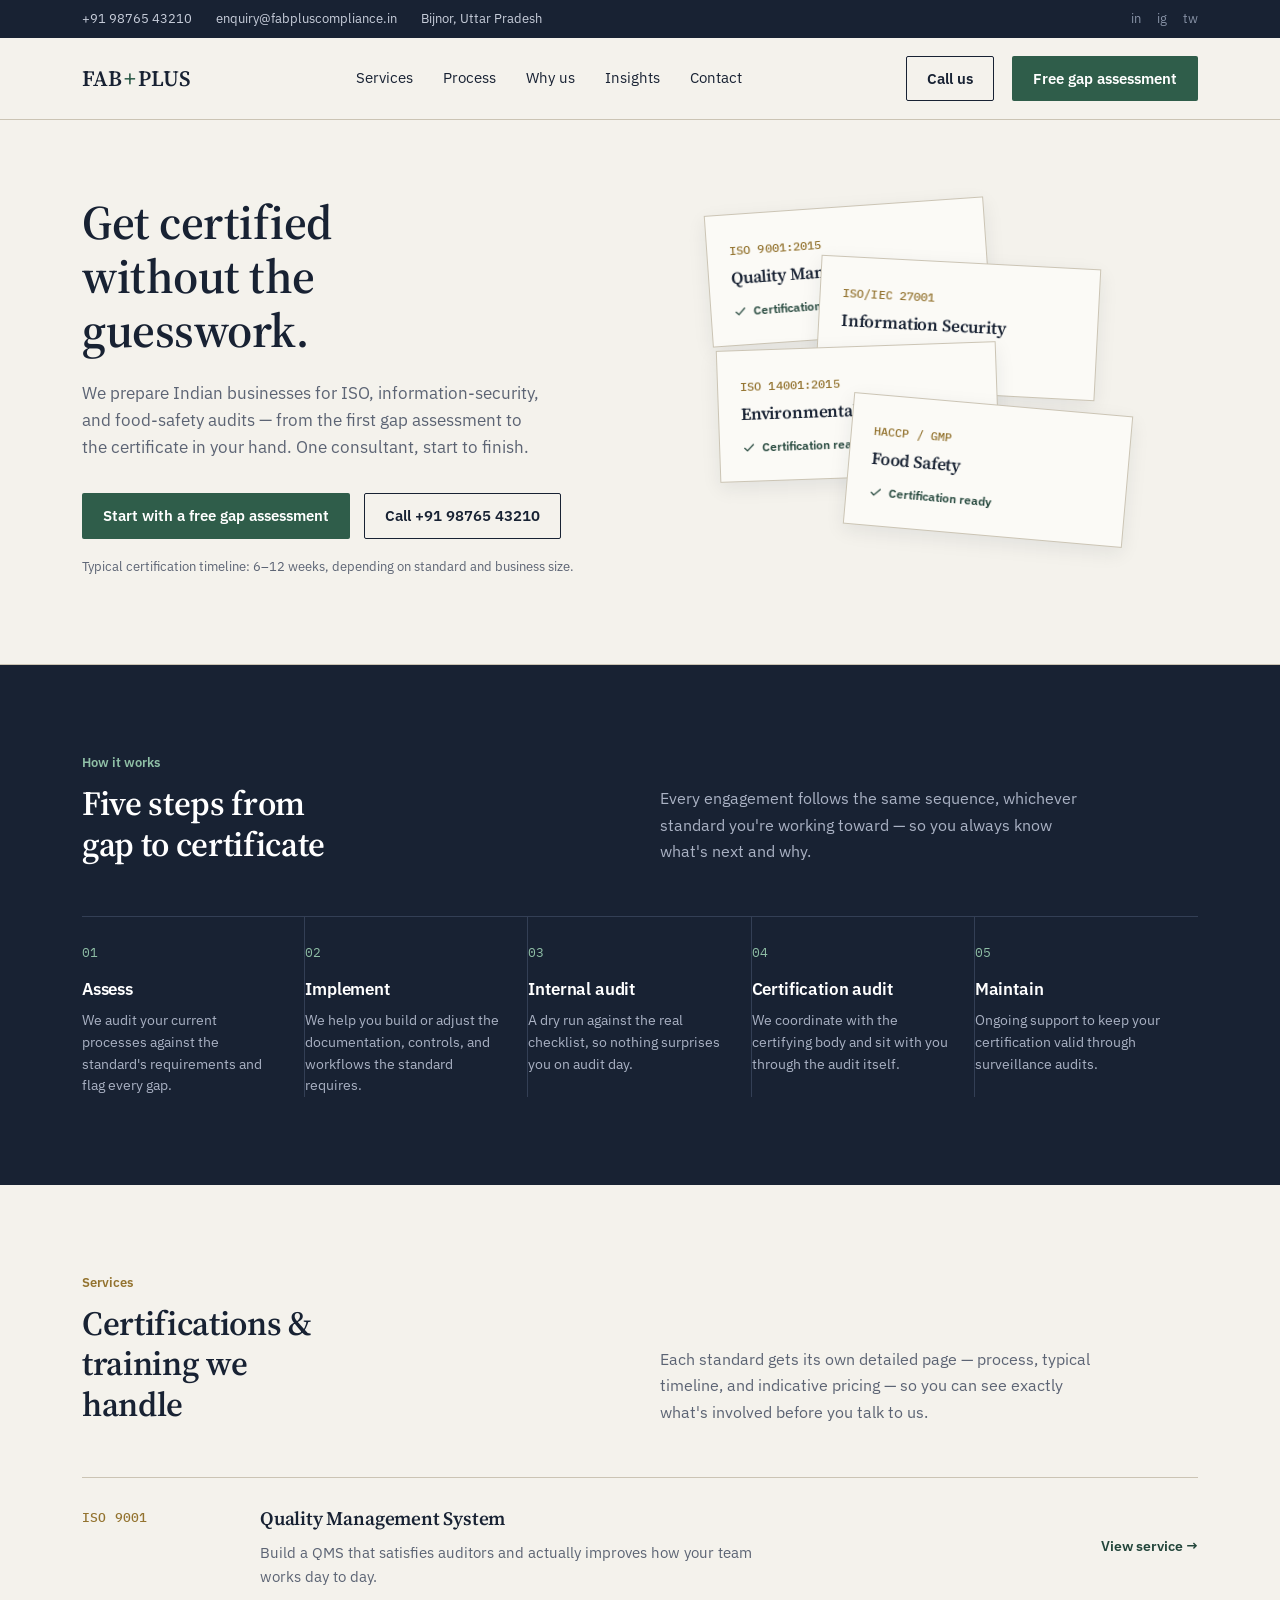
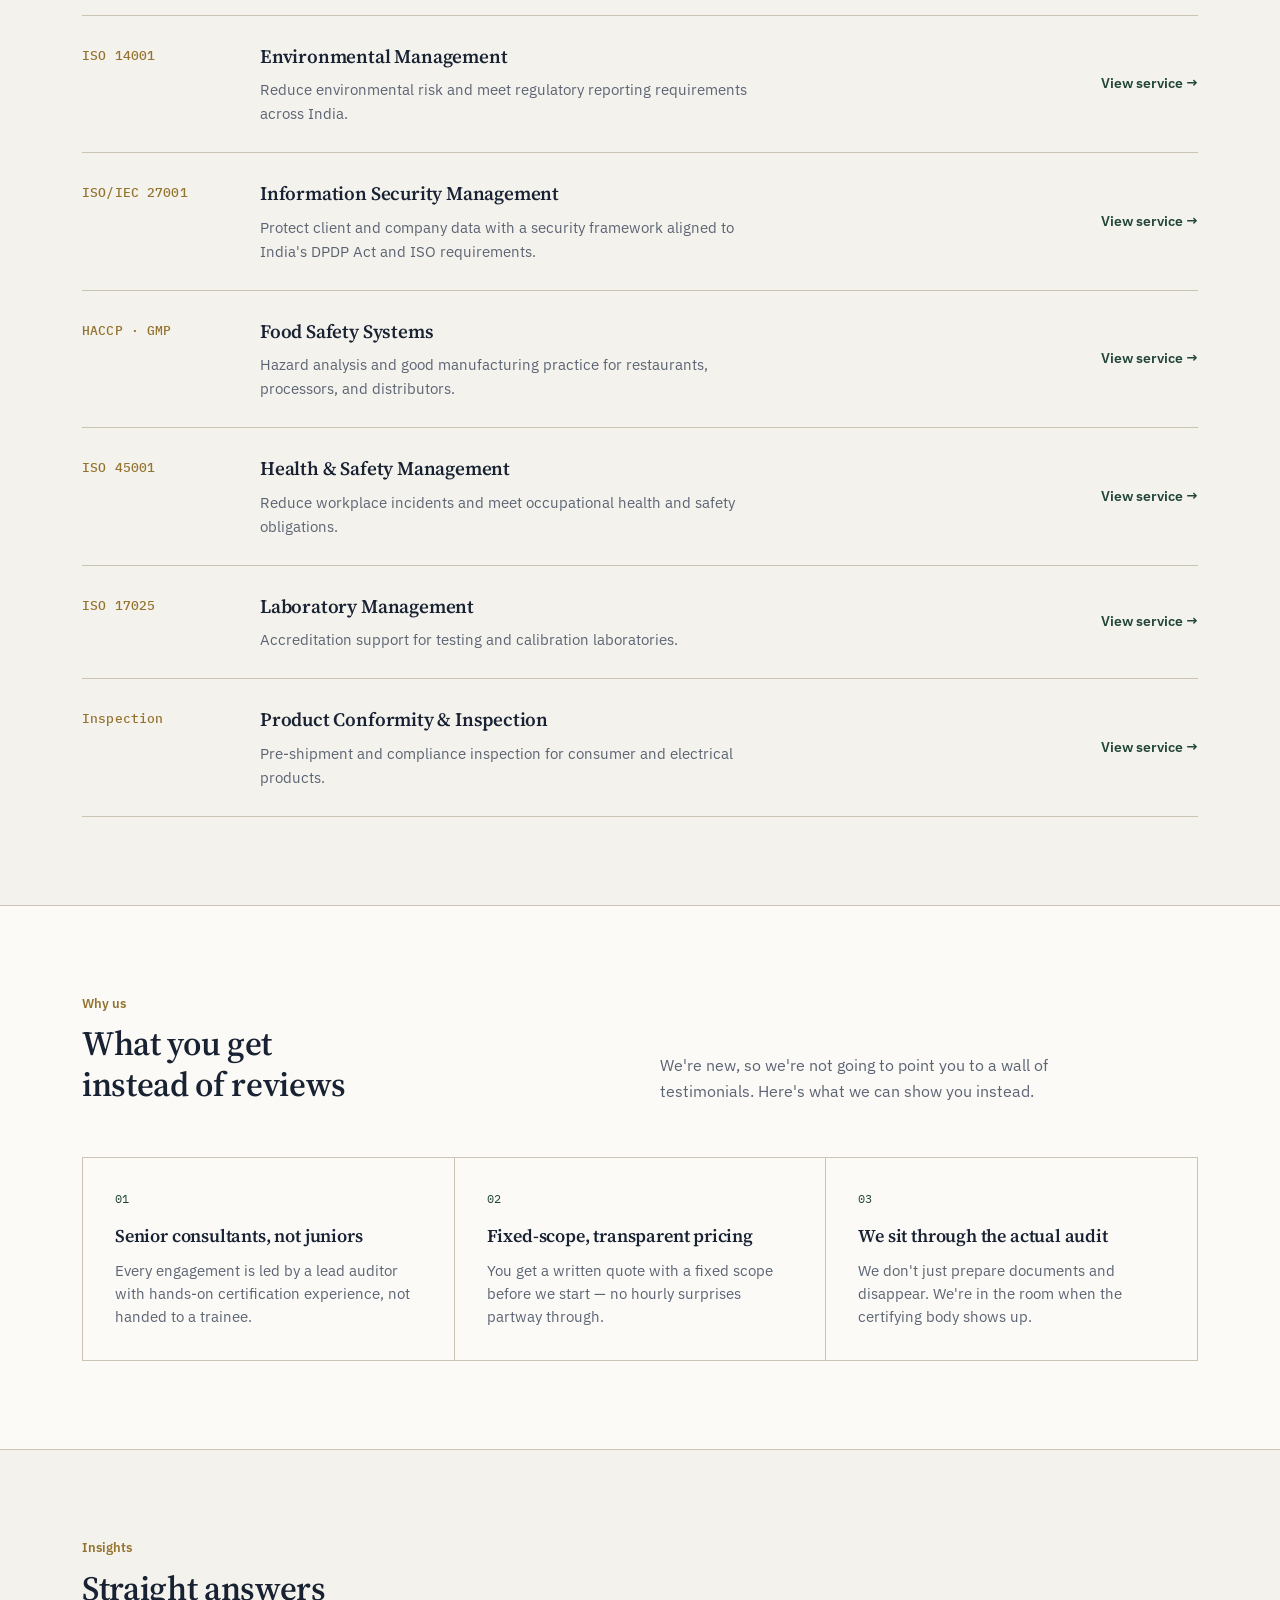
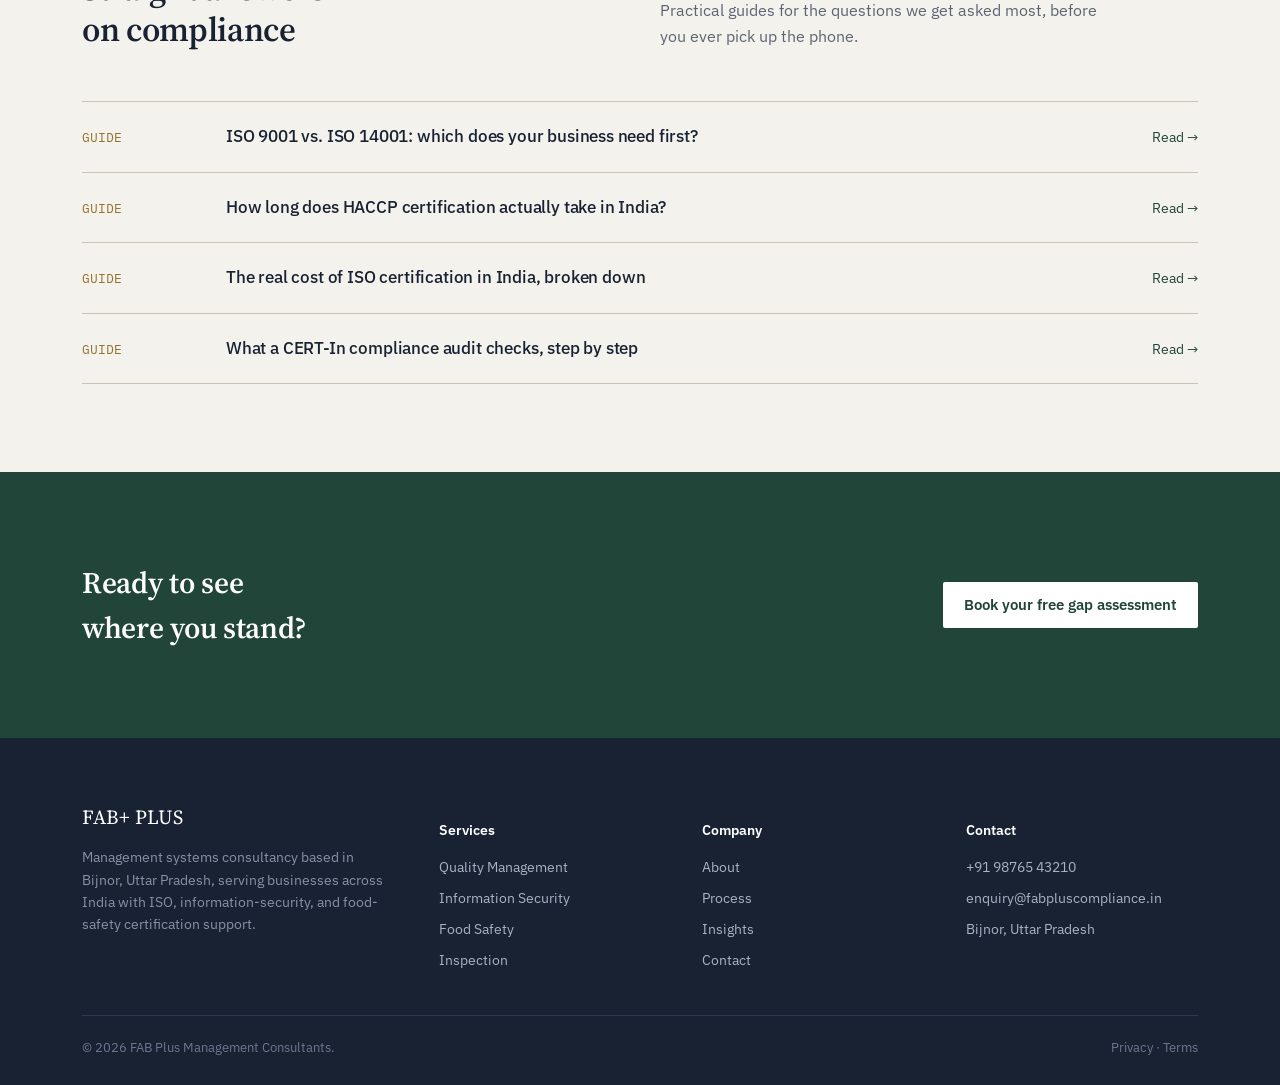
<file: index.html>
<!DOCTYPE html>
<html lang="en">
<head>
<meta charset="UTF-8">
<meta name="viewport" content="width=device-width, initial-scale=1">
<title>FAB Plus Management Consultants — ISO Certification &amp; Compliance, India</title>
<meta name="description" content="ISO 9001, 14001, 27001, HACCP, and health & safety certification consulting for Indian businesses. Free gap assessment, senior consultants, fixed-scope pricing.">
<link rel="stylesheet" href="assets/styles.css">
</head>
<body>

<div class="utility">
  <div class="wrap">
    <div class="utility-left">
      <a href="tel:+919876543210">+91 98765 43210</a>
      <a href="mailto:enquiry@fabpluscompliance.in">enquiry@fabpluscompliance.in</a>
      <span>Bijnor, Uttar Pradesh</span>
    </div>
    <div class="utility-right">
      <a href="#" aria-label="LinkedIn">in</a>
      <a href="#" aria-label="Instagram">ig</a>
      <a href="#" aria-label="Twitter">tw</a>
    </div>
  </div>
</div>

<header class="main">
  <nav class="nav wrap">
    <a href="index.html" class="logo">FAB<span class="plus">+</span> PLUS</a>
    <ul class="navlinks">
      <li><a href="#services">Services</a></li>
      <li><a href="#process">Process</a></li>
      <li><a href="#why">Why us</a></li>
      <li><a href="#insights">Insights</a></li>
      <li><a href="#" class="js-open-assessment">Contact</a></li>
    </ul>
    <div class="nav-cta">
      <a href="tel:+919876543210" class="btn btn-ghost">Call us</a>
      <a href="#" class="btn btn-primary js-open-assessment">Free gap assessment</a>
    </div>
    <button class="menu-toggle" id="menuToggle" aria-label="Open menu" aria-expanded="false" aria-controls="mobileDrawer">
      <span></span><span></span><span></span>
    </button>
  </nav>
</header>

<div class="drawer-backdrop" id="drawerBackdrop"></div>
<nav class="mobile-drawer" id="mobileDrawer" aria-hidden="true">
  <ul>
    <li><a href="#services">Services</a></li>
    <li><a href="#process">Process</a></li>
    <li><a href="#why">Why us</a></li>
    <li><a href="#insights">Insights</a></li>
    <li><a href="#" class="js-open-assessment">Contact</a></li>
  </ul>
  <a href="tel:+919876543210" class="btn btn-ghost">Call +91 98765 43210</a>
  <a href="#" class="btn btn-primary js-open-assessment">Free gap assessment</a>
</nav>

<section class="hero">
  <div class="wrap">
    <div>
      <h1>Get certified without the guesswork.</h1>
      <p class="sub">We prepare Indian businesses for ISO, information-security, and food-safety audits — from the first gap assessment to the certificate in your hand. One consultant, start to finish.</p>
      <div class="ctas">
        <a href="#" class="btn btn-primary js-open-assessment">Start with a free gap assessment</a>
        <a href="tel:+919876543210" class="btn btn-ghost">Call +91 98765 43210</a>
      </div>
      <p class="fine">Typical certification timeline: 6–12 weeks, depending on standard and business size.</p>
    </div>

    <div class="cert-stack" aria-hidden="true">
      <div class="cert-card cert-c1">
        <span class="code">ISO 9001:2015</span>
        <h3>Quality Management</h3>
        <span class="stamp"><svg viewBox="0 0 24 24" fill="none" stroke="currentColor" stroke-width="2"><path d="M20 6L9 17l-5-5"/></svg> Certification ready</span>
      </div>
      <div class="cert-card cert-c2">
        <span class="code">ISO/IEC 27001</span>
        <h3>Information Security</h3>
        <span class="stamp"><svg viewBox="0 0 24 24" fill="none" stroke="currentColor" stroke-width="2"><path d="M20 6L9 17l-5-5"/></svg> Certification ready</span>
      </div>
      <div class="cert-card cert-c3">
        <span class="code">ISO 14001:2015</span>
        <h3>Environmental Mgmt.</h3>
        <span class="stamp"><svg viewBox="0 0 24 24" fill="none" stroke="currentColor" stroke-width="2"><path d="M20 6L9 17l-5-5"/></svg> Certification ready</span>
      </div>
      <div class="cert-card cert-c4">
        <span class="code">HACCP / GMP</span>
        <h3>Food Safety</h3>
        <span class="stamp"><svg viewBox="0 0 24 24" fill="none" stroke="currentColor" stroke-width="2"><path d="M20 6L9 17l-5-5"/></svg> Certification ready</span>
      </div>
    </div>
  </div>
</section>

<section id="process" class="process">
  <div class="wrap">
    <div class="section-head">
      <div><span class="eyebrow">How it works</span><h2>Five steps from gap to certificate</h2></div>
      <p class="desc">Every engagement follows the same sequence, whichever standard you're working toward — so you always know what's next and why.</p>
    </div>
    <div class="steps">
      <div class="step"><span class="num">01</span><h3>Assess</h3><p>We audit your current processes against the standard's requirements and flag every gap.</p></div>
      <div class="step"><span class="num">02</span><h3>Implement</h3><p>We help you build or adjust the documentation, controls, and workflows the standard requires.</p></div>
      <div class="step"><span class="num">03</span><h3>Internal audit</h3><p>A dry run against the real checklist, so nothing surprises you on audit day.</p></div>
      <div class="step"><span class="num">04</span><h3>Certification audit</h3><p>We coordinate with the certifying body and sit with you through the audit itself.</p></div>
      <div class="step"><span class="num">05</span><h3>Maintain</h3><p>Ongoing support to keep your certification valid through surveillance audits.</p></div>
    </div>
  </div>
</section>

<section id="services">
  <div class="wrap">
    <div class="section-head">
      <div><span class="eyebrow">Services</span><h2>Certifications &amp; training we handle</h2></div>
      <p class="desc">Each standard gets its own detailed page — process, typical timeline, and indicative pricing — so you can see exactly what's involved before you talk to us.</p>
    </div>
    <div class="register">
      <div class="reg-row">
        <span class="code">ISO 9001</span>
        <div><h3>Quality Management System</h3><p>Build a QMS that satisfies auditors and actually improves how your team works day to day.</p></div>
        <a href="services/iso-9001.html" class="reg-link">View service →</a>
      </div>
      <div class="reg-row">
        <span class="code">ISO 14001</span>
        <div><h3>Environmental Management</h3><p>Reduce environmental risk and meet regulatory reporting requirements across India.</p></div>
        <a href="services/iso-14001.html" class="reg-link">View service →</a>
      </div>
      <div class="reg-row">
        <span class="code">ISO/IEC 27001</span>
        <div><h3>Information Security Management</h3><p>Protect client and company data with a security framework aligned to India's DPDP Act and ISO requirements.</p></div>
        <a href="services/iso-27001.html" class="reg-link">View service →</a>
      </div>
      <div class="reg-row">
        <span class="code">HACCP · GMP</span>
        <div><h3>Food Safety Systems</h3><p>Hazard analysis and good manufacturing practice for restaurants, processors, and distributors.</p></div>
        <a href="services/haccp.html" class="reg-link">View service →</a>
      </div>
      <div class="reg-row">
        <span class="code">ISO 45001</span>
        <div><h3>Health &amp; Safety Management</h3><p>Reduce workplace incidents and meet occupational health and safety obligations.</p></div>
        <a href="services/iso-45001.html" class="reg-link">View service →</a>
      </div>
      <div class="reg-row">
        <span class="code">ISO 17025</span>
        <div><h3>Laboratory Management</h3><p>Accreditation support for testing and calibration laboratories.</p></div>
        <a href="services/iso-17025.html" class="reg-link">View service →</a>
      </div>
      <div class="reg-row">
        <span class="code">Inspection</span>
        <div><h3>Product Conformity &amp; Inspection</h3><p>Pre-shipment and compliance inspection for consumer and electrical products.</p></div>
        <a href="services/inspection.html" class="reg-link">View service →</a>
      </div>
    </div>
  </div>
</section>

<section id="why" class="why">
  <div class="wrap">
    <div class="section-head">
      <div><span class="eyebrow">Why us</span><h2>What you get instead of reviews</h2></div>
      <p class="desc">We're new, so we're not going to point you to a wall of testimonials. Here's what we can show you instead.</p>
    </div>
    <div class="why-grid">
      <div class="why-item">
        <span class="idx">01</span>
        <h3>Senior consultants, not juniors</h3>
        <p>Every engagement is led by a lead auditor with hands-on certification experience, not handed to a trainee.</p>
      </div>
      <div class="why-item">
        <span class="idx">02</span>
        <h3>Fixed-scope, transparent pricing</h3>
        <p>You get a written quote with a fixed scope before we start — no hourly surprises partway through.</p>
      </div>
      <div class="why-item">
        <span class="idx">03</span>
        <h3>We sit through the actual audit</h3>
        <p>We don't just prepare documents and disappear. We're in the room when the certifying body shows up.</p>
      </div>
    </div>
  </div>
</section>

<section id="insights">
  <div class="wrap">
    <div class="section-head">
      <div><span class="eyebrow">Insights</span><h2>Straight answers on compliance</h2></div>
      <p class="desc">Practical guides for the questions we get asked most, before you ever pick up the phone.</p>
    </div>
    <div class="insights-list">
      <a href="insights/iso-9001-vs-iso-14001.html" class="insight-row">
        <span class="tag">GUIDE</span>
        <h3>ISO 9001 vs. ISO 14001: which does your business need first?</h3>
        <span class="arrow">Read →</span>
      </a>
      <a href="insights/haccp-certification-timeline.html" class="insight-row">
        <span class="tag">GUIDE</span>
        <h3>How long does HACCP certification actually take in India?</h3>
        <span class="arrow">Read →</span>
      </a>
      <a href="insights/cost-of-iso-certification-india.html" class="insight-row">
        <span class="tag">GUIDE</span>
        <h3>The real cost of ISO certification in India, broken down</h3>
        <span class="arrow">Read →</span>
      </a>
      <a href="insights/cert-in-compliance-audit-checklist.html" class="insight-row">
        <span class="tag">GUIDE</span>
        <h3>What a CERT-In compliance audit checks, step by step</h3>
        <span class="arrow">Read →</span>
      </a>
    </div>
  </div>
</section>

<section class="cta-band">
  <div class="wrap">
    <h2>Ready to see where you stand?</h2>
    <a href="#" class="btn btn-primary js-open-assessment">Book your free gap assessment</a>
  </div>
</section>

<div class="modal-overlay" id="assessmentModal" aria-hidden="true">
  <div class="modal-card" role="dialog" aria-modal="true" aria-labelledby="modalTitle">
    <span class="modal-blob modal-blob-1" aria-hidden="true"></span>
    <span class="modal-blob modal-blob-2" aria-hidden="true"></span>
    <button type="button" class="modal-close" aria-label="Close">×</button>
    <div class="modal-head">
      <span class="modal-eyebrow">Free gap assessment</span>
      <h2 id="modalTitle">Let's see where you stand</h2>
      <p>Tell us a bit about your business and which certification you're considering. We'll reply within one business day.</p>
    </div>
    <div class="modal-body">
      <form class="gap-assessment-form" novalidate>
        <input type="hidden" name="access_key" value="YOUR_WEB3FORMS_ACCESS_KEY">
        <input type="hidden" name="subject" value="New free gap assessment request">
        <input type="checkbox" name="botcheck" class="form-honeypot" tabindex="-1" autocomplete="off">

        <div class="form-row">
          <div class="form-field">
            <label for="name">Full name</label>
            <input type="text" id="name" name="name" required>
          </div>
          <div class="form-field">
            <label for="company">Company name</label>
            <input type="text" id="company" name="company">
          </div>
        </div>

        <div class="form-row">
          <div class="form-field">
            <label for="phone">Phone number</label>
            <input type="tel" id="phone" name="phone" required>
          </div>
          <div class="form-field">
            <label for="email">Email</label>
            <input type="email" id="email" name="email" required>
          </div>
        </div>

        <div class="form-field">
          <label for="service">Certification you're considering</label>
          <select id="service" name="service">
            <option>ISO 9001 — Quality Management</option>
            <option>ISO 14001 — Environmental Management</option>
            <option>ISO/IEC 27001 — Information Security</option>
            <option>HACCP / GMP — Food Safety</option>
            <option>ISO 45001 — Health &amp; Safety</option>
            <option>ISO 17025 — Laboratory Management</option>
            <option>Product Conformity &amp; Inspection</option>
            <option>Not sure yet</option>
          </select>
        </div>

        <div class="form-field">
          <label for="message">Anything else we should know? (optional)</label>
          <textarea id="message" name="message"></textarea>
        </div>

        <button type="submit" class="form-submit-btn">Request my free gap assessment</button>
        <p class="form-note">Prefer to talk instead? Call +91 98765 43210.</p>
        <div class="form-status" role="status" aria-live="polite"></div>
      </form>
    </div>
  </div>
</div>

<footer>
  <div class="wrap">
    <div class="foot-grid">
      <div>
        <div class="foot-brand">FAB+ PLUS</div>
        <p class="foot-desc">Management systems consultancy based in Bijnor, Uttar Pradesh, serving businesses across India with ISO, information-security, and food-safety certification support.</p>
      </div>
      <div>
        <h4>Services</h4>
        <ul>
          <li><a href="services/iso-9001.html">Quality Management</a></li>
          <li><a href="services/iso-27001.html">Information Security</a></li>
          <li><a href="services/haccp.html">Food Safety</a></li>
          <li><a href="services/inspection.html">Inspection</a></li>
        </ul>
      </div>
      <div>
        <h4>Company</h4>
        <ul>
          <li><a href="about.html">About</a></li>
          <li><a href="#process">Process</a></li>
          <li><a href="insights/index.html">Insights</a></li>
          <li><a href="#" class="js-open-assessment">Contact</a></li>
        </ul>
      </div>
      <div>
        <h4>Contact</h4>
        <ul>
          <li><a href="tel:+919876543210">+91 98765 43210</a></li>
          <li><a href="mailto:enquiry@fabpluscompliance.in">enquiry@fabpluscompliance.in</a></li>
          <li>Bijnor, Uttar Pradesh</li>
        </ul>
      </div>
    </div>
    <div class="foot-bottom">
      <span>© 2026 FAB Plus Management Consultants.</span>
      <span>Privacy · Terms</span>
    </div>
  </div>
</footer>

<script src="assets/nav.js" defer></script>
</body>
</html>
</file>
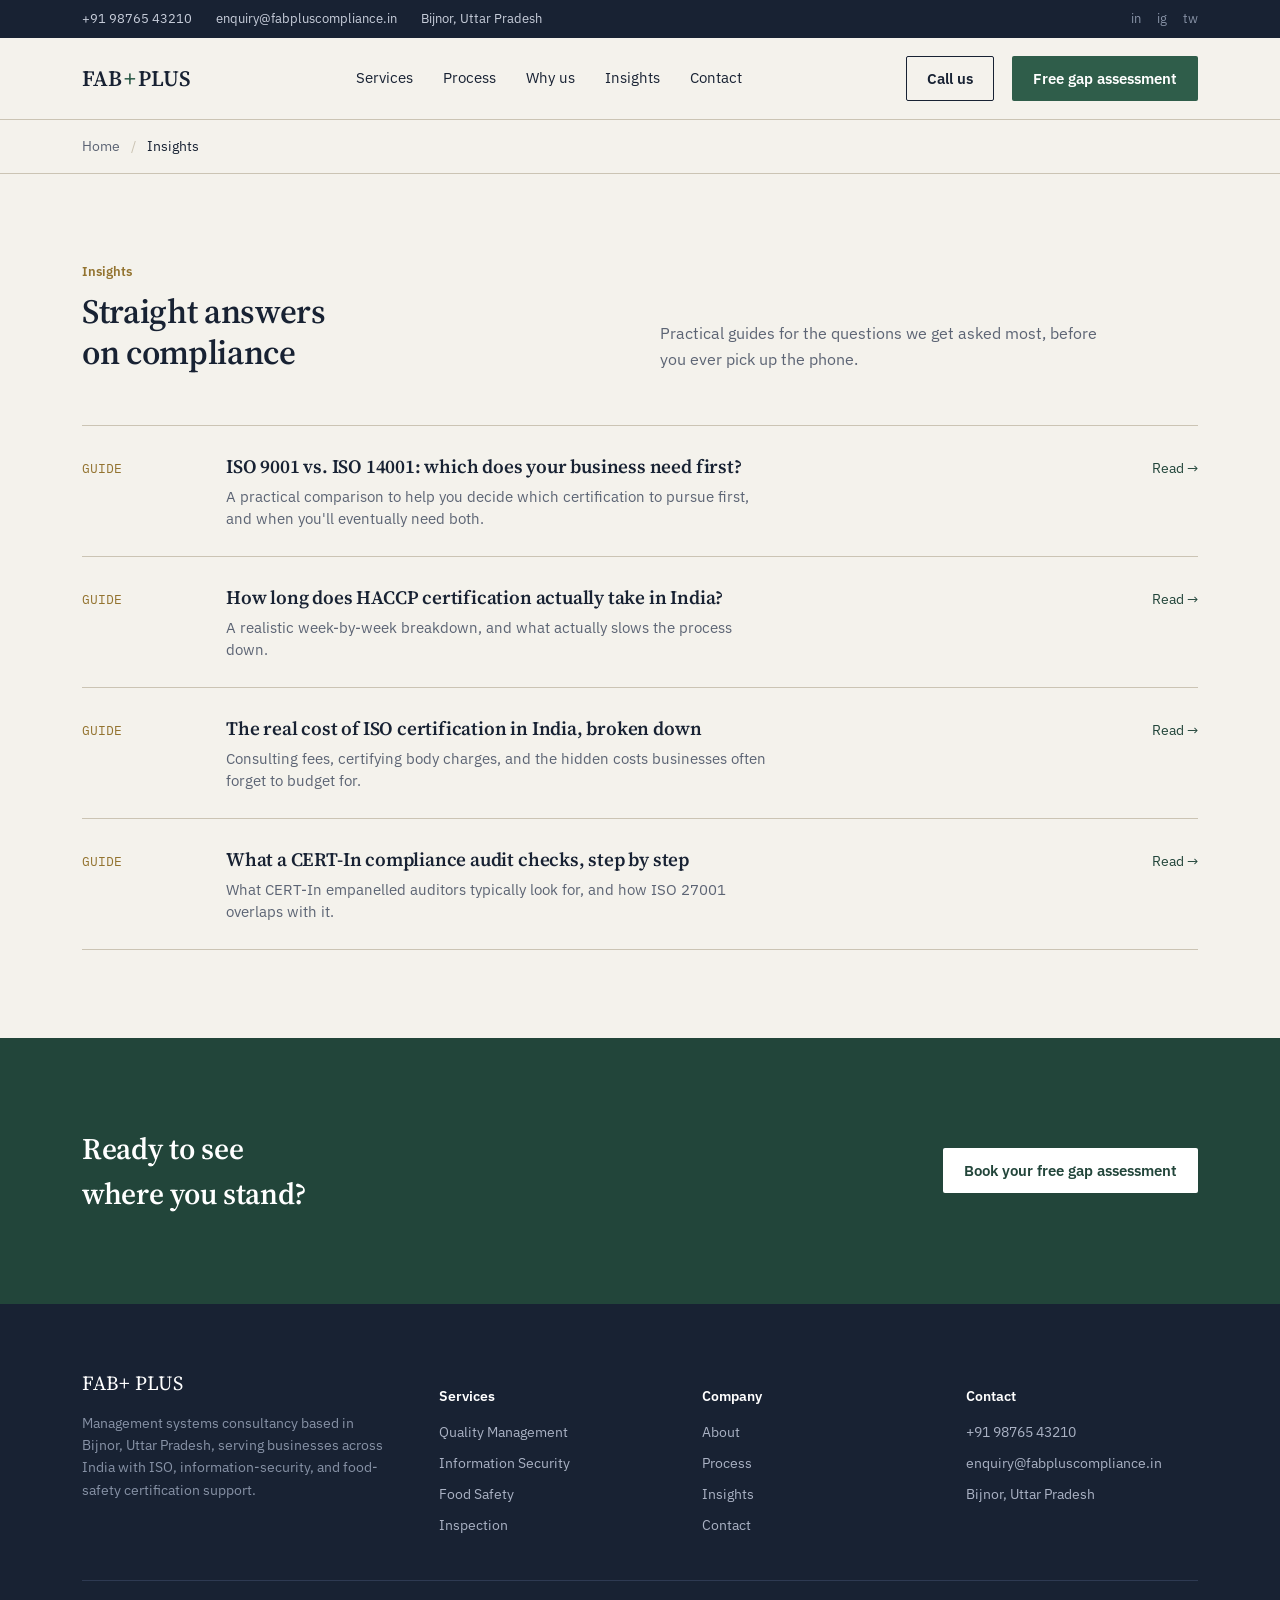
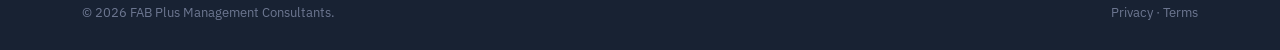
<file: insights/index.html>
<!DOCTYPE html>
<html lang="en">
<head>
<meta charset="UTF-8">
<meta name="viewport" content="width=device-width, initial-scale=1">
<title>Compliance Insights & Guides | FAB+ Plus</title>
<meta name="description" content="Practical guides on ISO certification, food safety, and information security compliance for businesses in India.">
<link rel="stylesheet" href="../assets/styles.css">
</head>
<body>

<div class="utility">
  <div class="wrap">
    <div class="utility-left">
      <a href="tel:+919876543210">+91 98765 43210</a>
      <a href="mailto:enquiry@fabpluscompliance.in">enquiry@fabpluscompliance.in</a>
      <span>Bijnor, Uttar Pradesh</span>
    </div>
    <div class="utility-right">
      <a href="#" aria-label="LinkedIn">in</a>
      <a href="#" aria-label="Instagram">ig</a>
      <a href="#" aria-label="Twitter">tw</a>
    </div>
  </div>
</div>

<header class="main">
  <nav class="nav wrap">
    <a href="../index.html" class="logo">FAB<span class="plus">+</span> PLUS</a>
    <ul class="navlinks">
      <li><a href="../index.html#services">Services</a></li>
      <li><a href="../index.html#process">Process</a></li>
      <li><a href="../index.html#why">Why us</a></li>
      <li><a href="../index.html#insights">Insights</a></li>
      <li><a href="#" class="js-open-assessment">Contact</a></li>
    </ul>
    <div class="nav-cta">
      <a href="tel:+919876543210" class="btn btn-ghost">Call us</a>
      <a href="#" class="btn btn-primary js-open-assessment">Free gap assessment</a>
    </div>
    <button class="menu-toggle" id="menuToggle" aria-label="Open menu" aria-expanded="false" aria-controls="mobileDrawer">
      <span></span><span></span><span></span>
    </button>
  </nav>
</header>

<div class="drawer-backdrop" id="drawerBackdrop"></div>
<nav class="mobile-drawer" id="mobileDrawer" aria-hidden="true">
  <ul>
    <li><a href="../index.html#services">Services</a></li>
    <li><a href="../index.html#process">Process</a></li>
    <li><a href="../index.html#why">Why us</a></li>
    <li><a href="../index.html#insights">Insights</a></li>
    <li><a href="#" class="js-open-assessment">Contact</a></li>
  </ul>
  <a href="tel:+919876543210" class="btn btn-ghost">Call +91 98765 43210</a>
  <a href="#" class="btn btn-primary js-open-assessment">Free gap assessment</a>
</nav>

<div class="breadcrumb">
  <div class="wrap">
    <a href="../index.html">Home</a>
    <span class="sep">/</span>
    <span class="current">Insights</span>
  </div>
</div>

<section>
  <div class="wrap">
    <div class="section-head">
      <div><span class="eyebrow">Insights</span><h2>Straight answers on compliance</h2></div>
      <p class="desc">Practical guides for the questions we get asked most, before you ever pick up the phone.</p>
    </div>
    <div class="index-list">
      <a href="iso-9001-vs-iso-14001.html" class="index-row">
        <span class="tag">GUIDE</span>
        <div>
          <h3>ISO 9001 vs. ISO 14001: which does your business need first?</h3>
          <p>A practical comparison to help you decide which certification to pursue first, and when you'll eventually need both.</p>
        </div>
        <span class="arrow">Read →</span>
      </a>
      <a href="haccp-certification-timeline.html" class="index-row">
        <span class="tag">GUIDE</span>
        <div>
          <h3>How long does HACCP certification actually take in India?</h3>
          <p>A realistic week-by-week breakdown, and what actually slows the process down.</p>
        </div>
        <span class="arrow">Read →</span>
      </a>
      <a href="cost-of-iso-certification-india.html" class="index-row">
        <span class="tag">GUIDE</span>
        <div>
          <h3>The real cost of ISO certification in India, broken down</h3>
          <p>Consulting fees, certifying body charges, and the hidden costs businesses often forget to budget for.</p>
        </div>
        <span class="arrow">Read →</span>
      </a>
      <a href="cert-in-compliance-audit-checklist.html" class="index-row">
        <span class="tag">GUIDE</span>
        <div>
          <h3>What a CERT-In compliance audit checks, step by step</h3>
          <p>What CERT-In empanelled auditors typically look for, and how ISO 27001 overlaps with it.</p>
        </div>
        <span class="arrow">Read →</span>
      </a>
    </div>
  </div>
</section>

<section class="cta-band">
  <div class="wrap">
    <h2>Ready to see where you stand?</h2>
    <a href="#" class="btn btn-primary js-open-assessment">Book your free gap assessment</a>
  </div>
</section>

<div class="modal-overlay" id="assessmentModal" aria-hidden="true">
  <div class="modal-card" role="dialog" aria-modal="true" aria-labelledby="modalTitle">
    <span class="modal-blob modal-blob-1" aria-hidden="true"></span>
    <span class="modal-blob modal-blob-2" aria-hidden="true"></span>
    <button type="button" class="modal-close" aria-label="Close">×</button>
    <div class="modal-head">
      <span class="modal-eyebrow">Free gap assessment</span>
      <h2 id="modalTitle">Let's see where you stand</h2>
      <p>Tell us a bit about your business and which certification you're considering. We'll reply within one business day.</p>
    </div>
    <div class="modal-body">
      <form class="gap-assessment-form" novalidate>
        <input type="hidden" name="access_key" value="YOUR_WEB3FORMS_ACCESS_KEY">
        <input type="hidden" name="subject" value="New free gap assessment request">
        <input type="checkbox" name="botcheck" class="form-honeypot" tabindex="-1" autocomplete="off">

        <div class="form-row">
          <div class="form-field">
            <label for="name">Full name</label>
            <input type="text" id="name" name="name" required>
          </div>
          <div class="form-field">
            <label for="company">Company name</label>
            <input type="text" id="company" name="company">
          </div>
        </div>

        <div class="form-row">
          <div class="form-field">
            <label for="phone">Phone number</label>
            <input type="tel" id="phone" name="phone" required>
          </div>
          <div class="form-field">
            <label for="email">Email</label>
            <input type="email" id="email" name="email" required>
          </div>
        </div>

        <div class="form-field">
          <label for="service">Certification you're considering</label>
          <select id="service" name="service">
            <option>ISO 9001 — Quality Management</option>
            <option>ISO 14001 — Environmental Management</option>
            <option>ISO/IEC 27001 — Information Security</option>
            <option>HACCP / GMP — Food Safety</option>
            <option>ISO 45001 — Health &amp; Safety</option>
            <option>ISO 17025 — Laboratory Management</option>
            <option>Product Conformity &amp; Inspection</option>
            <option selected>Not sure yet</option>
          </select>
        </div>

        <div class="form-field">
          <label for="message">Anything else we should know? (optional)</label>
          <textarea id="message" name="message"></textarea>
        </div>

        <button type="submit" class="form-submit-btn">Request my free gap assessment</button>
        <p class="form-note">Prefer to talk instead? Call +91 98765 43210.</p>
        <div class="form-status" role="status" aria-live="polite"></div>
      </form>
    </div>
  </div>
</div>

<footer>
  <div class="wrap">
    <div class="foot-grid">
      <div>
        <div class="foot-brand">FAB+ PLUS</div>
        <p class="foot-desc">Management systems consultancy based in Bijnor, Uttar Pradesh, serving businesses across India with ISO, information-security, and food-safety certification support.</p>
      </div>
      <div>
        <h4>Services</h4>
        <ul>
          <li><a href="../services/iso-9001.html">Quality Management</a></li>
          <li><a href="../services/iso-27001.html">Information Security</a></li>
          <li><a href="../services/haccp.html">Food Safety</a></li>
          <li><a href="../services/inspection.html">Inspection</a></li>
        </ul>
      </div>
      <div>
        <h4>Company</h4>
        <ul>
          <li><a href="../about.html">About</a></li>
          <li><a href="../index.html#process">Process</a></li>
          <li><a href="index.html">Insights</a></li>
          <li><a href="#" class="js-open-assessment">Contact</a></li>
        </ul>
      </div>
      <div>
        <h4>Contact</h4>
        <ul>
          <li><a href="tel:+919876543210">+91 98765 43210</a></li>
          <li><a href="mailto:enquiry@fabpluscompliance.in">enquiry@fabpluscompliance.in</a></li>
          <li>Bijnor, Uttar Pradesh</li>
        </ul>
      </div>
    </div>
    <div class="foot-bottom">
      <span>© 2026 FAB Plus Management Consultants.</span>
      <span>Privacy · Terms</span>
    </div>
  </div>
</footer>

<script src="../assets/nav.js" defer></script>
</body>
</html>
</file>
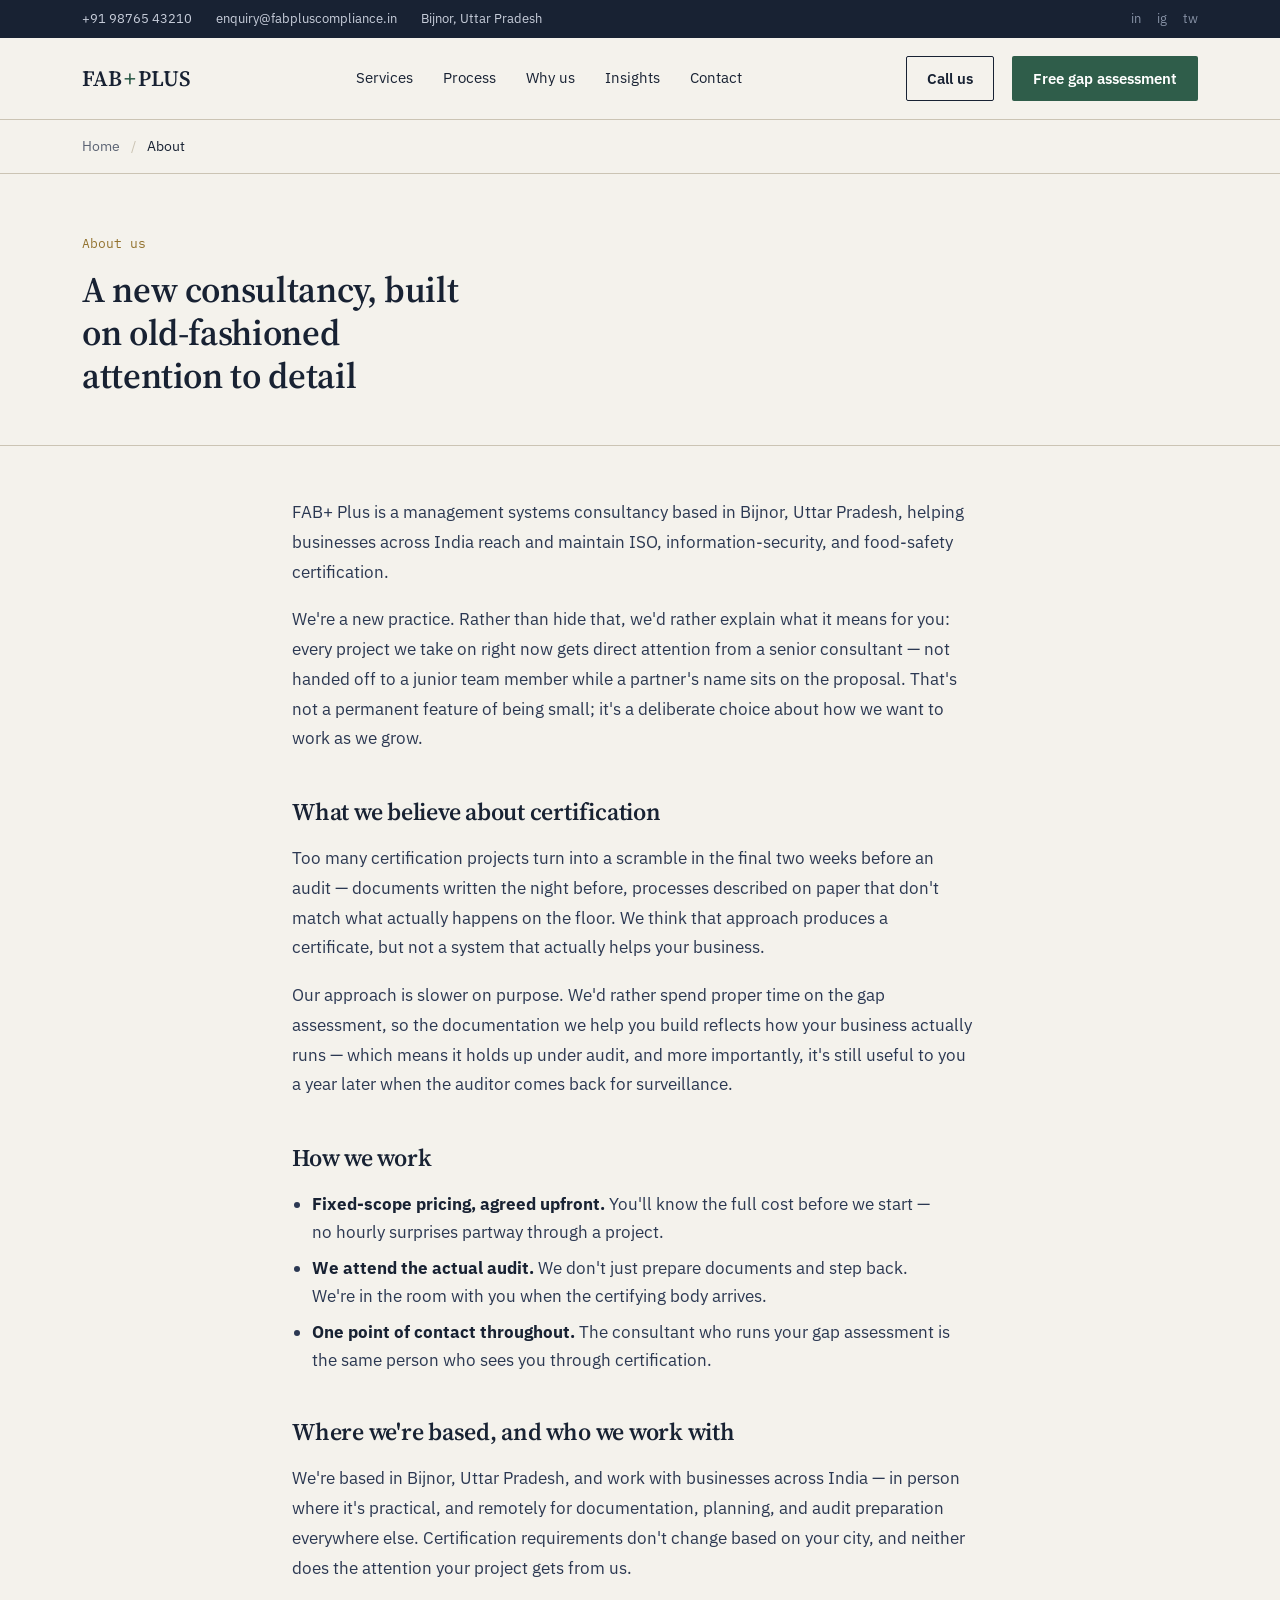
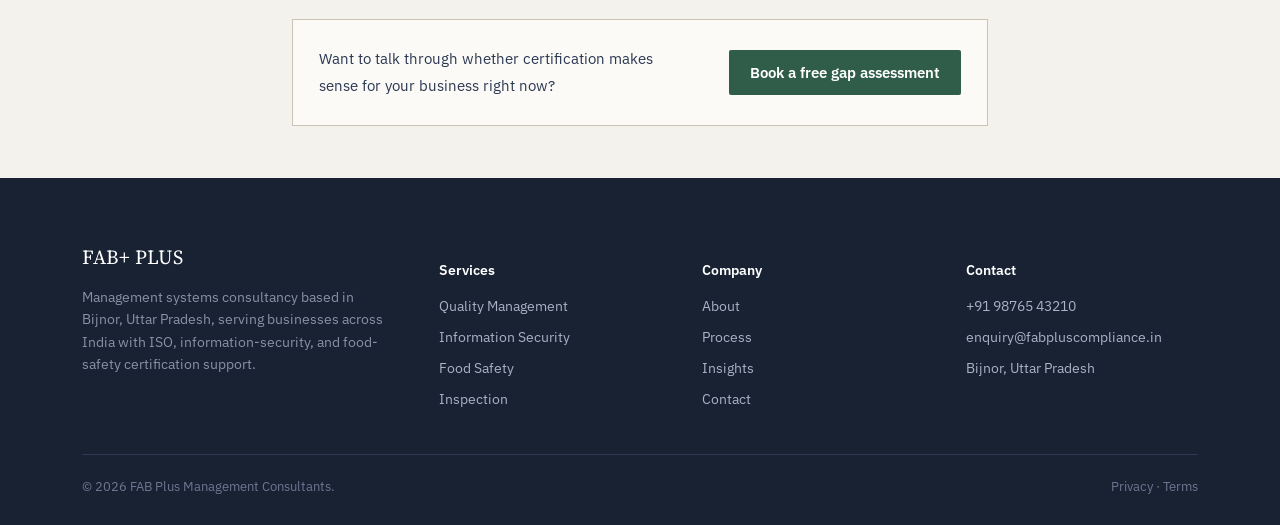
<file: about.html>
<!DOCTYPE html>
<html lang="en">
<head>
<meta charset="UTF-8">
<meta name="viewport" content="width=device-width, initial-scale=1">
<title>About FAB+ Plus Management Consultants | ISO Certification, India</title>
<meta name="description" content="FAB+ Plus is a management systems consultancy based in Bijnor, Uttar Pradesh, helping businesses across India achieve ISO, food safety, and information security certification.">
<link rel="stylesheet" href="assets/styles.css">
</head>
<body>

<div class="utility">
  <div class="wrap">
    <div class="utility-left">
      <a href="tel:+919876543210">+91 98765 43210</a>
      <a href="mailto:enquiry@fabpluscompliance.in">enquiry@fabpluscompliance.in</a>
      <span>Bijnor, Uttar Pradesh</span>
    </div>
    <div class="utility-right">
      <a href="#" aria-label="LinkedIn">in</a>
      <a href="#" aria-label="Instagram">ig</a>
      <a href="#" aria-label="Twitter">tw</a>
    </div>
  </div>
</div>

<header class="main">
  <nav class="nav wrap">
    <a href="index.html" class="logo">FAB<span class="plus">+</span> PLUS</a>
    <ul class="navlinks">
      <li><a href="index.html#services">Services</a></li>
      <li><a href="index.html#process">Process</a></li>
      <li><a href="index.html#why">Why us</a></li>
      <li><a href="index.html#insights">Insights</a></li>
      <li><a href="#" class="js-open-assessment">Contact</a></li>
    </ul>
    <div class="nav-cta">
      <a href="tel:+919876543210" class="btn btn-ghost">Call us</a>
      <a href="#" class="btn btn-primary js-open-assessment">Free gap assessment</a>
    </div>
    <button class="menu-toggle" id="menuToggle" aria-label="Open menu" aria-expanded="false" aria-controls="mobileDrawer">
      <span></span><span></span><span></span>
    </button>
  </nav>
</header>

<div class="drawer-backdrop" id="drawerBackdrop"></div>
<nav class="mobile-drawer" id="mobileDrawer" aria-hidden="true">
  <ul>
    <li><a href="index.html#services">Services</a></li>
    <li><a href="index.html#process">Process</a></li>
    <li><a href="index.html#why">Why us</a></li>
    <li><a href="index.html#insights">Insights</a></li>
    <li><a href="#" class="js-open-assessment">Contact</a></li>
  </ul>
  <a href="tel:+919876543210" class="btn btn-ghost">Call +91 98765 43210</a>
  <a href="#" class="btn btn-primary js-open-assessment">Free gap assessment</a>
</nav>

<div class="breadcrumb">
  <div class="wrap">
    <a href="index.html">Home</a>
    <span class="sep">/</span>
    <span class="current">About</span>
  </div>
</div>

<section class="article-hero">
  <div class="wrap">
    <span class="tag">About us</span>
    <h1>A new consultancy, built on old-fashioned attention to detail</h1>
  </div>
</section>

<section class="article-body">
  <div class="wrap">
    <p>FAB+ Plus is a management systems consultancy based in Bijnor, Uttar Pradesh, helping businesses across India reach and maintain ISO, information-security, and food-safety certification.</p>
    <p>We're a new practice. Rather than hide that, we'd rather explain what it means for you: every project we take on right now gets direct attention from a senior consultant — not handed off to a junior team member while a partner's name sits on the proposal. That's not a permanent feature of being small; it's a deliberate choice about how we want to work as we grow.</p>

    <h2>What we believe about certification</h2>
    <p>Too many certification projects turn into a scramble in the final two weeks before an audit — documents written the night before, processes described on paper that don't match what actually happens on the floor. We think that approach produces a certificate, but not a system that actually helps your business.</p>
    <p>Our approach is slower on purpose. We'd rather spend proper time on the gap assessment, so the documentation we help you build reflects how your business actually runs — which means it holds up under audit, and more importantly, it's still useful to you a year later when the auditor comes back for surveillance.</p>

    <h2>How we work</h2>
    <ul>
      <li><strong>Fixed-scope pricing, agreed upfront.</strong> You'll know the full cost before we start — no hourly surprises partway through a project.</li>
      <li><strong>We attend the actual audit.</strong> We don't just prepare documents and step back. We're in the room with you when the certifying body arrives.</li>
      <li><strong>One point of contact throughout.</strong> The consultant who runs your gap assessment is the same person who sees you through certification.</li>
    </ul>

    <h2>Where we're based, and who we work with</h2>
    <p>We're based in Bijnor, Uttar Pradesh, and work with businesses across India — in person where it's practical, and remotely for documentation, planning, and audit preparation everywhere else. Certification requirements don't change based on your city, and neither does the attention your project gets from us.</p>

    <div class="article-cta">
      <p>Want to talk through whether certification makes sense for your business right now?</p>
      <a href="#" class="btn btn-primary js-open-assessment">Book a free gap assessment</a>
    </div>
  </div>
</section>

<div class="modal-overlay" id="assessmentModal" aria-hidden="true">
  <div class="modal-card" role="dialog" aria-modal="true" aria-labelledby="modalTitle">
    <span class="modal-blob modal-blob-1" aria-hidden="true"></span>
    <span class="modal-blob modal-blob-2" aria-hidden="true"></span>
    <button type="button" class="modal-close" aria-label="Close">×</button>
    <div class="modal-head">
      <span class="modal-eyebrow">Free gap assessment</span>
      <h2 id="modalTitle">Let's see where you stand</h2>
      <p>Tell us a bit about your business and which certification you're considering. We'll reply within one business day.</p>
    </div>
    <div class="modal-body">
      <form class="gap-assessment-form" novalidate>
        <input type="hidden" name="access_key" value="YOUR_WEB3FORMS_ACCESS_KEY">
        <input type="hidden" name="subject" value="New free gap assessment request">
        <input type="checkbox" name="botcheck" class="form-honeypot" tabindex="-1" autocomplete="off">

        <div class="form-row">
          <div class="form-field">
            <label for="name">Full name</label>
            <input type="text" id="name" name="name" required>
          </div>
          <div class="form-field">
            <label for="company">Company name</label>
            <input type="text" id="company" name="company">
          </div>
        </div>

        <div class="form-row">
          <div class="form-field">
            <label for="phone">Phone number</label>
            <input type="tel" id="phone" name="phone" required>
          </div>
          <div class="form-field">
            <label for="email">Email</label>
            <input type="email" id="email" name="email" required>
          </div>
        </div>

        <div class="form-field">
          <label for="service">Certification you're considering</label>
          <select id="service" name="service">
            <option>ISO 9001 — Quality Management</option>
            <option>ISO 14001 — Environmental Management</option>
            <option>ISO/IEC 27001 — Information Security</option>
            <option>HACCP / GMP — Food Safety</option>
            <option>ISO 45001 — Health &amp; Safety</option>
            <option>ISO 17025 — Laboratory Management</option>
            <option>Product Conformity &amp; Inspection</option>
            <option selected>Not sure yet</option>
          </select>
        </div>

        <div class="form-field">
          <label for="message">Anything else we should know? (optional)</label>
          <textarea id="message" name="message"></textarea>
        </div>

        <button type="submit" class="form-submit-btn">Request my free gap assessment</button>
        <p class="form-note">Prefer to talk instead? Call +91 98765 43210.</p>
        <div class="form-status" role="status" aria-live="polite"></div>
      </form>
    </div>
  </div>
</div>

<footer>
  <div class="wrap">
    <div class="foot-grid">
      <div>
        <div class="foot-brand">FAB+ PLUS</div>
        <p class="foot-desc">Management systems consultancy based in Bijnor, Uttar Pradesh, serving businesses across India with ISO, information-security, and food-safety certification support.</p>
      </div>
      <div>
        <h4>Services</h4>
        <ul>
          <li><a href="services/iso-9001.html">Quality Management</a></li>
          <li><a href="services/iso-27001.html">Information Security</a></li>
          <li><a href="services/haccp.html">Food Safety</a></li>
          <li><a href="services/inspection.html">Inspection</a></li>
        </ul>
      </div>
      <div>
        <h4>Company</h4>
        <ul>
          <li><a href="about.html">About</a></li>
          <li><a href="index.html#process">Process</a></li>
          <li><a href="insights/index.html">Insights</a></li>
          <li><a href="#" class="js-open-assessment">Contact</a></li>
        </ul>
      </div>
      <div>
        <h4>Contact</h4>
        <ul>
          <li><a href="tel:+919876543210">+91 98765 43210</a></li>
          <li><a href="mailto:enquiry@fabpluscompliance.in">enquiry@fabpluscompliance.in</a></li>
          <li>Bijnor, Uttar Pradesh</li>
        </ul>
      </div>
    </div>
    <div class="foot-bottom">
      <span>© 2026 FAB Plus Management Consultants.</span>
      <span>Privacy · Terms</span>
    </div>
  </div>
</footer>

<script src="assets/nav.js" defer></script>
</body>
</html>
</file>
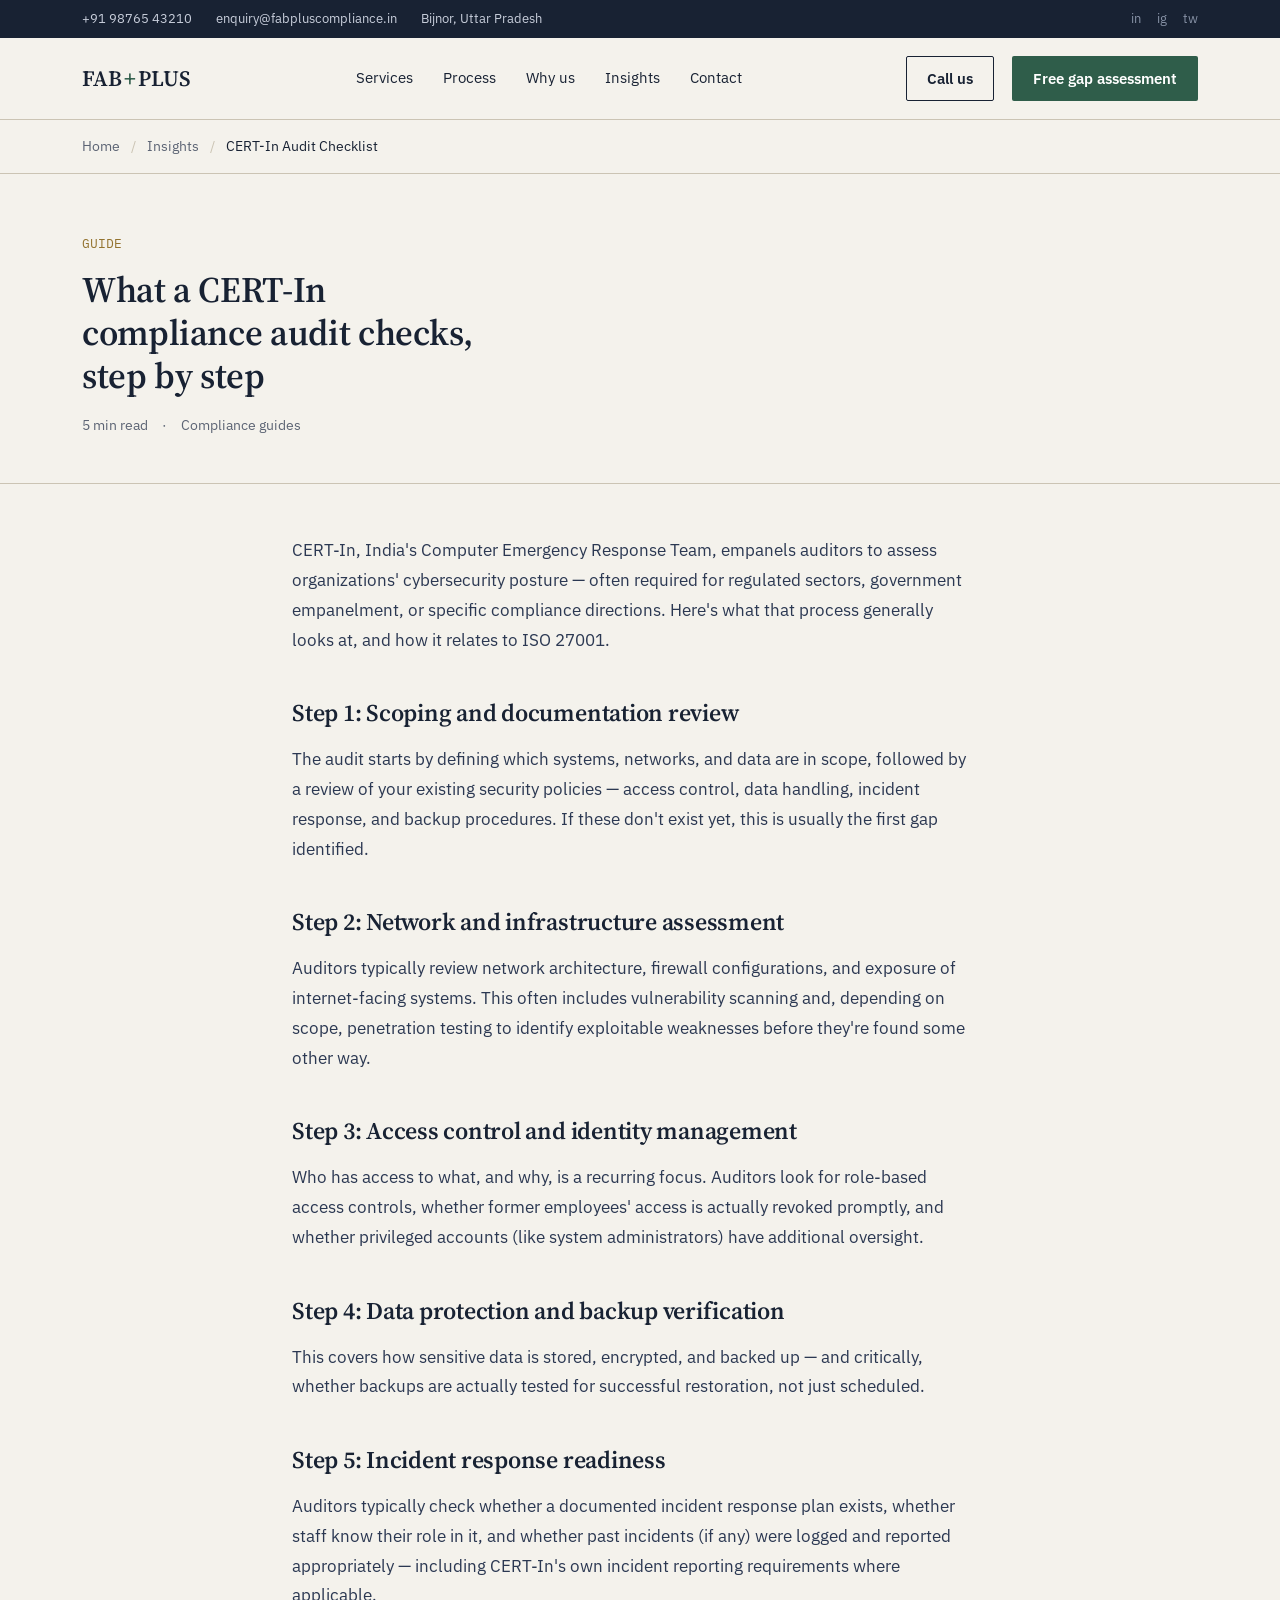
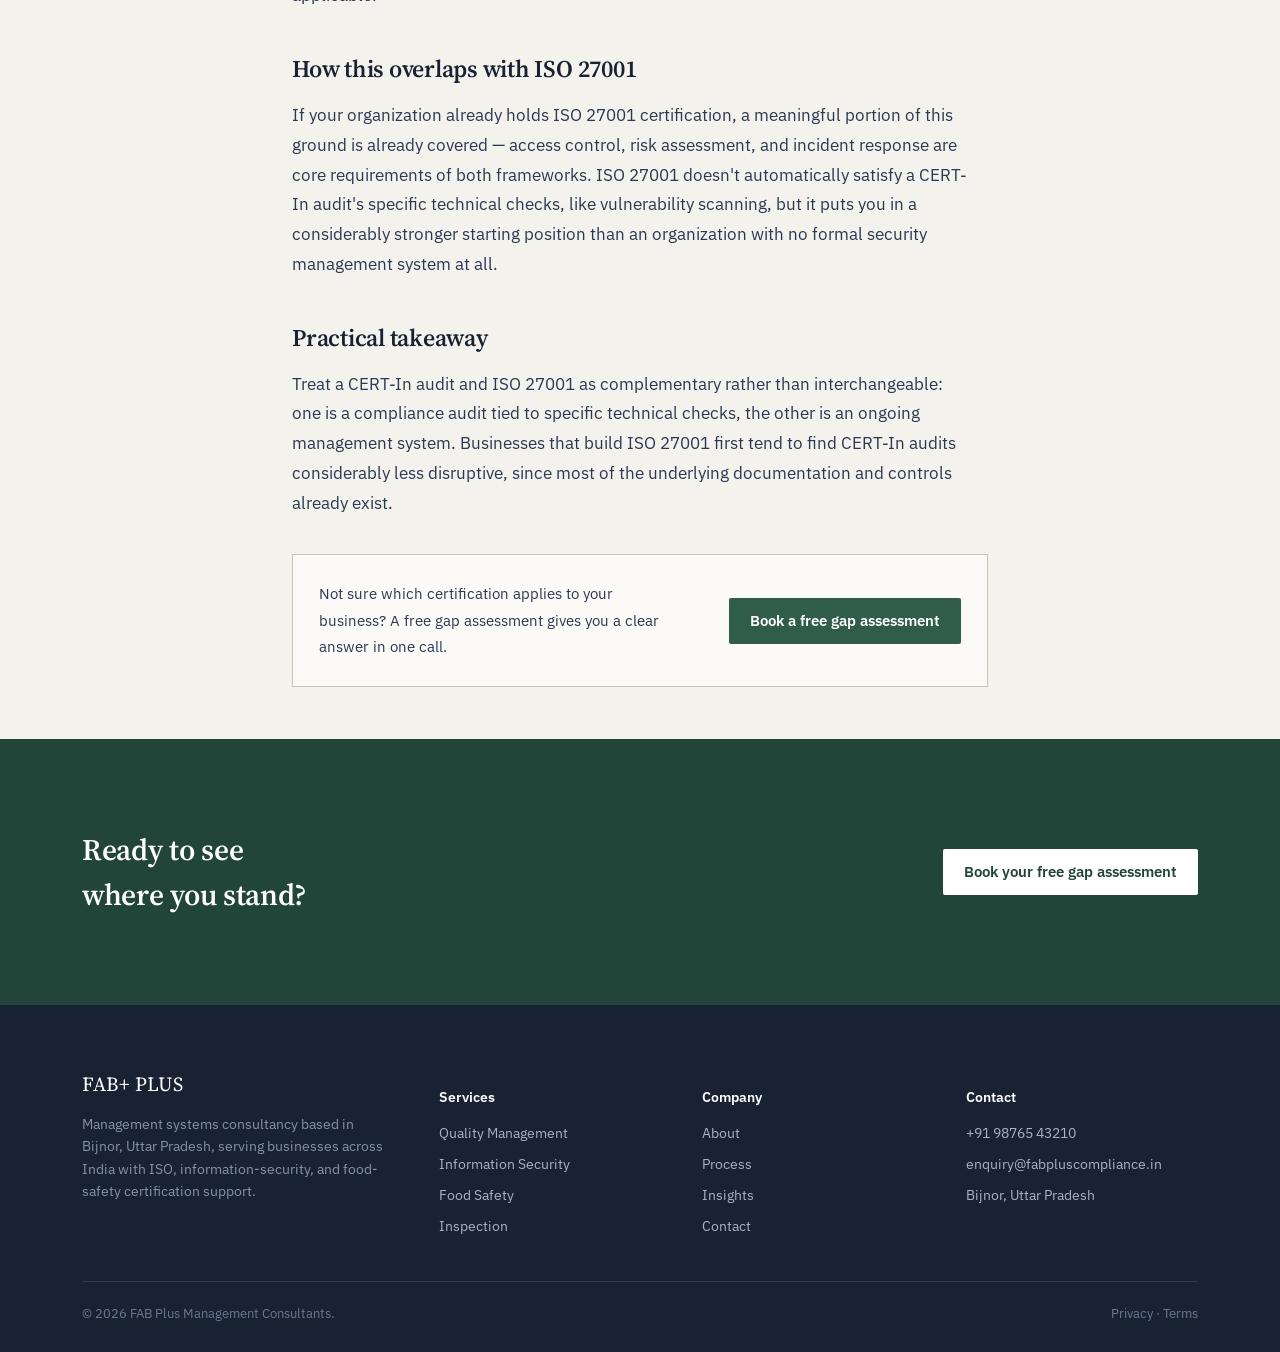
<file: insights/cert-in-compliance-audit-checklist.html>
<!DOCTYPE html>
<html lang="en">
<head>
<meta charset="UTF-8">
<meta name="viewport" content="width=device-width, initial-scale=1">
<title>What a CERT-In Compliance Audit Checks, Step by Step | FAB+ Plus</title>
<meta name="description" content="A step-by-step look at what a CERT-In empanelled auditor typically checks during a cybersecurity compliance audit in India, and how ISO 27001 overlaps with it.">
<link rel="stylesheet" href="../assets/styles.css">
</head>
<body>

<div class="utility">
  <div class="wrap">
    <div class="utility-left">
      <a href="tel:+919876543210">+91 98765 43210</a>
      <a href="mailto:enquiry@fabpluscompliance.in">enquiry@fabpluscompliance.in</a>
      <span>Bijnor, Uttar Pradesh</span>
    </div>
    <div class="utility-right">
      <a href="#" aria-label="LinkedIn">in</a>
      <a href="#" aria-label="Instagram">ig</a>
      <a href="#" aria-label="Twitter">tw</a>
    </div>
  </div>
</div>

<header class="main">
  <nav class="nav wrap">
    <a href="../index.html" class="logo">FAB<span class="plus">+</span> PLUS</a>
    <ul class="navlinks">
      <li><a href="../index.html#services">Services</a></li>
      <li><a href="../index.html#process">Process</a></li>
      <li><a href="../index.html#why">Why us</a></li>
      <li><a href="../index.html#insights">Insights</a></li>
      <li><a href="#" class="js-open-assessment">Contact</a></li>
    </ul>
    <div class="nav-cta">
      <a href="tel:+919876543210" class="btn btn-ghost">Call us</a>
      <a href="#" class="btn btn-primary js-open-assessment">Free gap assessment</a>
    </div>
    <button class="menu-toggle" id="menuToggle" aria-label="Open menu" aria-expanded="false" aria-controls="mobileDrawer">
      <span></span><span></span><span></span>
    </button>
  </nav>
</header>

<div class="drawer-backdrop" id="drawerBackdrop"></div>
<nav class="mobile-drawer" id="mobileDrawer" aria-hidden="true">
  <ul>
    <li><a href="../index.html#services">Services</a></li>
    <li><a href="../index.html#process">Process</a></li>
    <li><a href="../index.html#why">Why us</a></li>
    <li><a href="../index.html#insights">Insights</a></li>
    <li><a href="#" class="js-open-assessment">Contact</a></li>
  </ul>
  <a href="tel:+919876543210" class="btn btn-ghost">Call +91 98765 43210</a>
  <a href="#" class="btn btn-primary js-open-assessment">Free gap assessment</a>
</nav>

<div class="breadcrumb">
  <div class="wrap">
    <a href="../index.html">Home</a>
    <span class="sep">/</span>
    <a href="index.html">Insights</a>
    <span class="sep">/</span>
    <span class="current">CERT-In Audit Checklist</span>
  </div>
</div>

<section class="article-hero">
  <div class="wrap">
    <span class="tag">GUIDE</span>
    <h1>What a CERT-In compliance audit checks, step by step</h1>
    <div class="article-meta">
      <span>5 min read</span>
      <span>·</span>
      <span>Compliance guides</span>
    </div>
  </div>
</section>

<section class="article-body">
  <div class="wrap">

    <p>CERT-In, India's Computer Emergency Response Team, empanels auditors to assess organizations' cybersecurity posture — often required for regulated sectors, government empanelment, or specific compliance directions. Here's what that process generally looks at, and how it relates to ISO 27001.</p>

    <h2>Step 1: Scoping and documentation review</h2>
    <p>The audit starts by defining which systems, networks, and data are in scope, followed by a review of your existing security policies — access control, data handling, incident response, and backup procedures. If these don't exist yet, this is usually the first gap identified.</p>

    <h2>Step 2: Network and infrastructure assessment</h2>
    <p>Auditors typically review network architecture, firewall configurations, and exposure of internet-facing systems. This often includes vulnerability scanning and, depending on scope, penetration testing to identify exploitable weaknesses before they're found some other way.</p>

    <h2>Step 3: Access control and identity management</h2>
    <p>Who has access to what, and why, is a recurring focus. Auditors look for role-based access controls, whether former employees' access is actually revoked promptly, and whether privileged accounts (like system administrators) have additional oversight.</p>

    <h2>Step 4: Data protection and backup verification</h2>
    <p>This covers how sensitive data is stored, encrypted, and backed up — and critically, whether backups are actually tested for successful restoration, not just scheduled.</p>

    <h2>Step 5: Incident response readiness</h2>
    <p>Auditors typically check whether a documented incident response plan exists, whether staff know their role in it, and whether past incidents (if any) were logged and reported appropriately — including CERT-In's own incident reporting requirements where applicable.</p>

    <h2>How this overlaps with ISO 27001</h2>
    <p>If your organization already holds ISO 27001 certification, a meaningful portion of this ground is already covered — access control, risk assessment, and incident response are core requirements of both frameworks. ISO 27001 doesn't automatically satisfy a CERT-In audit's specific technical checks, like vulnerability scanning, but it puts you in a considerably stronger starting position than an organization with no formal security management system at all.</p>

    <h2>Practical takeaway</h2>
    <p>Treat a CERT-In audit and ISO 27001 as complementary rather than interchangeable: one is a compliance audit tied to specific technical checks, the other is an ongoing management system. Businesses that build ISO 27001 first tend to find CERT-In audits considerably less disruptive, since most of the underlying documentation and controls already exist.</p>
    
    <div class="article-cta">
      <p>Not sure which certification applies to your business? A free gap assessment gives you a clear answer in one call.</p>
      <a href="#" class="btn btn-primary js-open-assessment">Book a free gap assessment</a>
    </div>
  </div>
</section>

<section class="cta-band">
  <div class="wrap">
    <h2>Ready to see where you stand?</h2>
    <a href="#" class="btn btn-primary js-open-assessment">Book your free gap assessment</a>
  </div>
</section>

<div class="modal-overlay" id="assessmentModal" aria-hidden="true">
  <div class="modal-card" role="dialog" aria-modal="true" aria-labelledby="modalTitle">
    <span class="modal-blob modal-blob-1" aria-hidden="true"></span>
    <span class="modal-blob modal-blob-2" aria-hidden="true"></span>
    <button type="button" class="modal-close" aria-label="Close">×</button>
    <div class="modal-head">
      <span class="modal-eyebrow">Free gap assessment</span>
      <h2 id="modalTitle">Let's see where you stand</h2>
      <p>Tell us a bit about your business and which certification you're considering. We'll reply within one business day.</p>
    </div>
    <div class="modal-body">
      <form class="gap-assessment-form" novalidate>
        <input type="hidden" name="access_key" value="YOUR_WEB3FORMS_ACCESS_KEY">
        <input type="hidden" name="subject" value="New free gap assessment request">
        <input type="checkbox" name="botcheck" class="form-honeypot" tabindex="-1" autocomplete="off">

        <div class="form-row">
          <div class="form-field">
            <label for="name">Full name</label>
            <input type="text" id="name" name="name" required>
          </div>
          <div class="form-field">
            <label for="company">Company name</label>
            <input type="text" id="company" name="company">
          </div>
        </div>

        <div class="form-row">
          <div class="form-field">
            <label for="phone">Phone number</label>
            <input type="tel" id="phone" name="phone" required>
          </div>
          <div class="form-field">
            <label for="email">Email</label>
            <input type="email" id="email" name="email" required>
          </div>
        </div>

        <div class="form-field">
          <label for="service">Certification you're considering</label>
          <select id="service" name="service">
            <option>ISO 9001 — Quality Management</option>
            <option>ISO 14001 — Environmental Management</option>
            <option>ISO/IEC 27001 — Information Security</option>
            <option>HACCP / GMP — Food Safety</option>
            <option>ISO 45001 — Health &amp; Safety</option>
            <option>ISO 17025 — Laboratory Management</option>
            <option>Product Conformity &amp; Inspection</option>
            <option selected>Not sure yet</option>
          </select>
        </div>

        <div class="form-field">
          <label for="message">Anything else we should know? (optional)</label>
          <textarea id="message" name="message"></textarea>
        </div>

        <button type="submit" class="form-submit-btn">Request my free gap assessment</button>
        <p class="form-note">Prefer to talk instead? Call +91 98765 43210.</p>
        <div class="form-status" role="status" aria-live="polite"></div>
      </form>
    </div>
  </div>
</div>

<footer>
  <div class="wrap">
    <div class="foot-grid">
      <div>
        <div class="foot-brand">FAB+ PLUS</div>
        <p class="foot-desc">Management systems consultancy based in Bijnor, Uttar Pradesh, serving businesses across India with ISO, information-security, and food-safety certification support.</p>
      </div>
      <div>
        <h4>Services</h4>
        <ul>
          <li><a href="../services/iso-9001.html">Quality Management</a></li>
          <li><a href="../services/iso-27001.html">Information Security</a></li>
          <li><a href="../services/haccp.html">Food Safety</a></li>
          <li><a href="../services/inspection.html">Inspection</a></li>
        </ul>
      </div>
      <div>
        <h4>Company</h4>
        <ul>
          <li><a href="../about.html">About</a></li>
          <li><a href="../index.html#process">Process</a></li>
          <li><a href="index.html">Insights</a></li>
          <li><a href="#" class="js-open-assessment">Contact</a></li>
        </ul>
      </div>
      <div>
        <h4>Contact</h4>
        <ul>
          <li><a href="tel:+919876543210">+91 98765 43210</a></li>
          <li><a href="mailto:enquiry@fabpluscompliance.in">enquiry@fabpluscompliance.in</a></li>
          <li>Bijnor, Uttar Pradesh</li>
        </ul>
      </div>
    </div>
    <div class="foot-bottom">
      <span>© 2026 FAB Plus Management Consultants.</span>
      <span>Privacy · Terms</span>
    </div>
  </div>
</footer>

<script src="../assets/nav.js" defer></script>
</body>
</html>
</file>
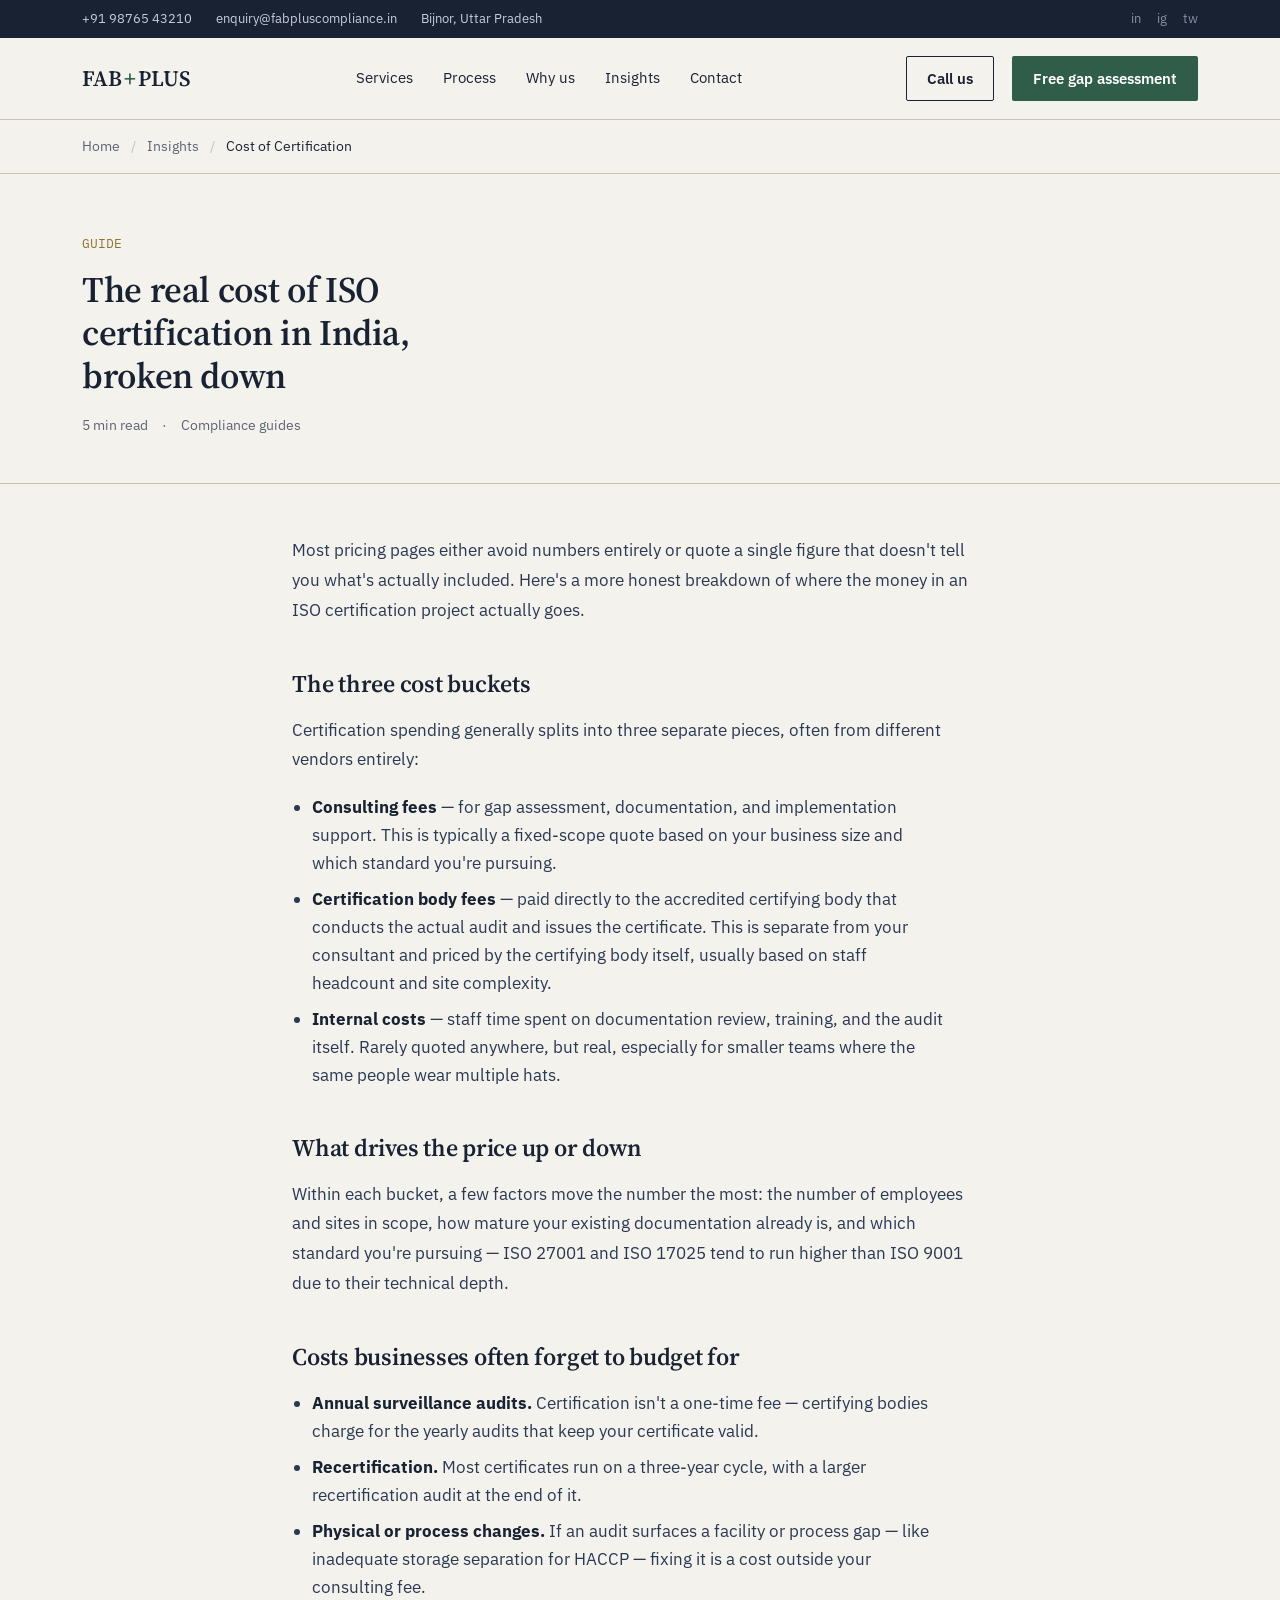
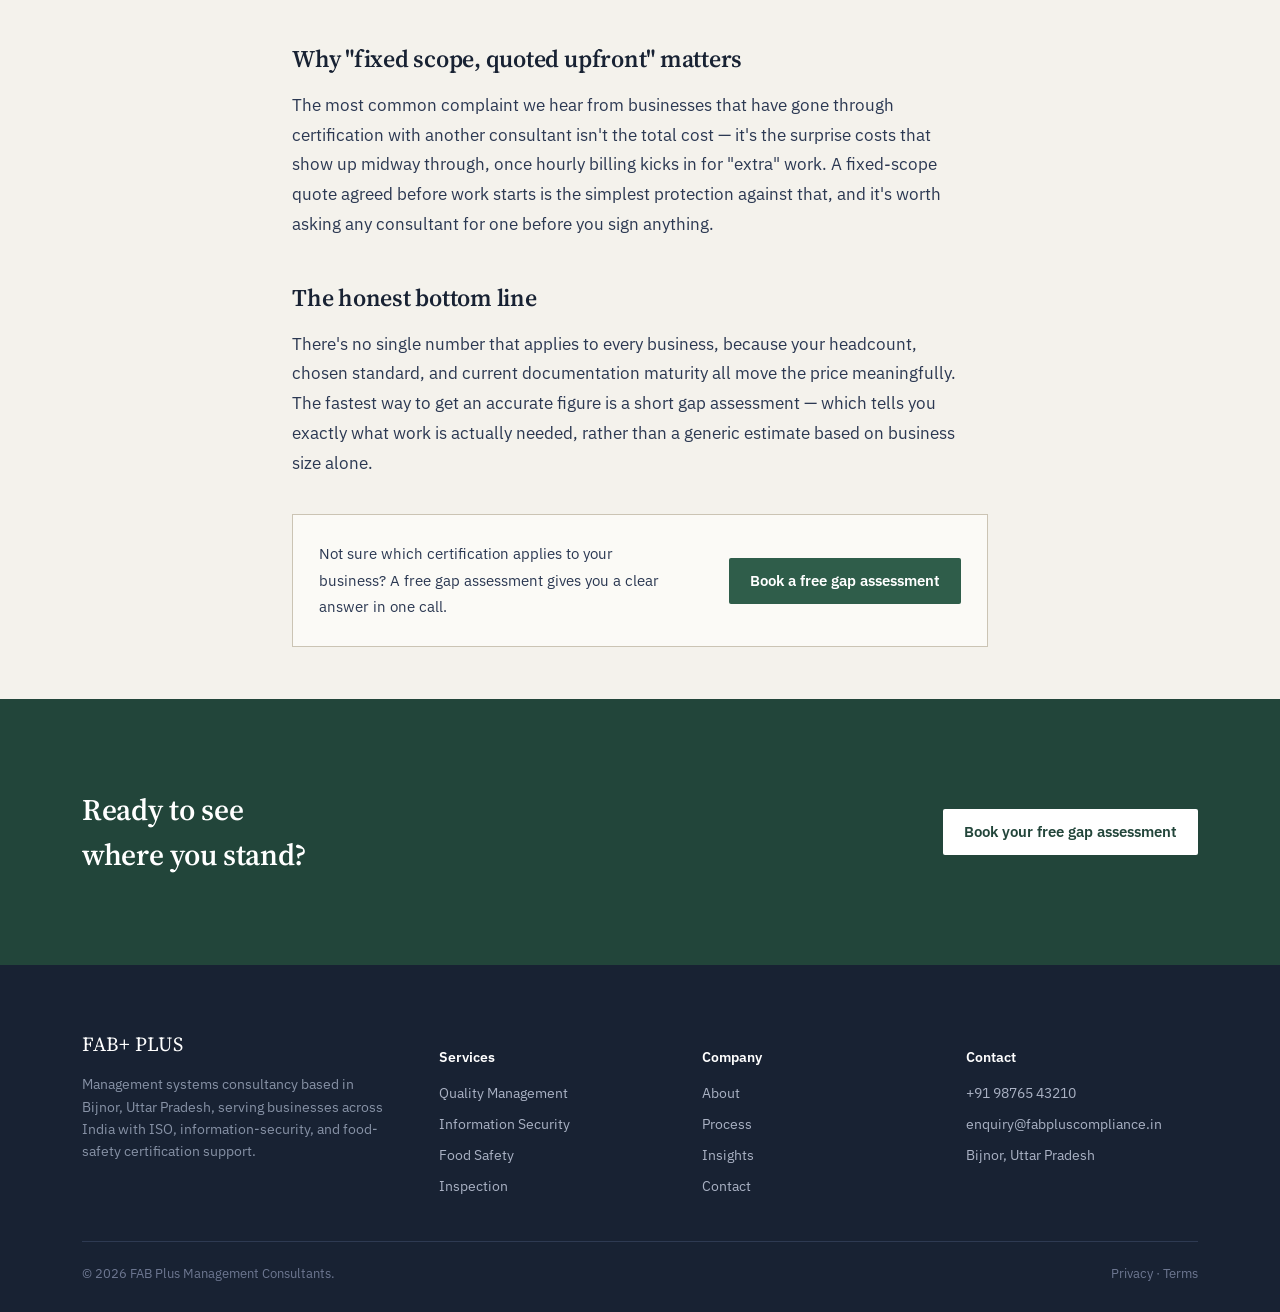
<file: insights/cost-of-iso-certification-india.html>
<!DOCTYPE html>
<html lang="en">
<head>
<meta charset="UTF-8">
<meta name="viewport" content="width=device-width, initial-scale=1">
<title>The Real Cost of ISO Certification in India, Broken Down | FAB+ Plus</title>
<meta name="description" content="A transparent breakdown of what ISO certification actually costs in India, including consulting fees, certification body charges, and hidden costs businesses often miss.">
<link rel="stylesheet" href="../assets/styles.css">
</head>
<body>

<div class="utility">
  <div class="wrap">
    <div class="utility-left">
      <a href="tel:+919876543210">+91 98765 43210</a>
      <a href="mailto:enquiry@fabpluscompliance.in">enquiry@fabpluscompliance.in</a>
      <span>Bijnor, Uttar Pradesh</span>
    </div>
    <div class="utility-right">
      <a href="#" aria-label="LinkedIn">in</a>
      <a href="#" aria-label="Instagram">ig</a>
      <a href="#" aria-label="Twitter">tw</a>
    </div>
  </div>
</div>

<header class="main">
  <nav class="nav wrap">
    <a href="../index.html" class="logo">FAB<span class="plus">+</span> PLUS</a>
    <ul class="navlinks">
      <li><a href="../index.html#services">Services</a></li>
      <li><a href="../index.html#process">Process</a></li>
      <li><a href="../index.html#why">Why us</a></li>
      <li><a href="../index.html#insights">Insights</a></li>
      <li><a href="#" class="js-open-assessment">Contact</a></li>
    </ul>
    <div class="nav-cta">
      <a href="tel:+919876543210" class="btn btn-ghost">Call us</a>
      <a href="#" class="btn btn-primary js-open-assessment">Free gap assessment</a>
    </div>
    <button class="menu-toggle" id="menuToggle" aria-label="Open menu" aria-expanded="false" aria-controls="mobileDrawer">
      <span></span><span></span><span></span>
    </button>
  </nav>
</header>

<div class="drawer-backdrop" id="drawerBackdrop"></div>
<nav class="mobile-drawer" id="mobileDrawer" aria-hidden="true">
  <ul>
    <li><a href="../index.html#services">Services</a></li>
    <li><a href="../index.html#process">Process</a></li>
    <li><a href="../index.html#why">Why us</a></li>
    <li><a href="../index.html#insights">Insights</a></li>
    <li><a href="#" class="js-open-assessment">Contact</a></li>
  </ul>
  <a href="tel:+919876543210" class="btn btn-ghost">Call +91 98765 43210</a>
  <a href="#" class="btn btn-primary js-open-assessment">Free gap assessment</a>
</nav>

<div class="breadcrumb">
  <div class="wrap">
    <a href="../index.html">Home</a>
    <span class="sep">/</span>
    <a href="index.html">Insights</a>
    <span class="sep">/</span>
    <span class="current">Cost of Certification</span>
  </div>
</div>

<section class="article-hero">
  <div class="wrap">
    <span class="tag">GUIDE</span>
    <h1>The real cost of ISO certification in India, broken down</h1>
    <div class="article-meta">
      <span>5 min read</span>
      <span>·</span>
      <span>Compliance guides</span>
    </div>
  </div>
</section>

<section class="article-body">
  <div class="wrap">

    <p>Most pricing pages either avoid numbers entirely or quote a single figure that doesn't tell you what's actually included. Here's a more honest breakdown of where the money in an ISO certification project actually goes.</p>

    <h2>The three cost buckets</h2>
    <p>Certification spending generally splits into three separate pieces, often from different vendors entirely:</p>
    <ul>
      <li><strong>Consulting fees</strong> — for gap assessment, documentation, and implementation support. This is typically a fixed-scope quote based on your business size and which standard you're pursuing.</li>
      <li><strong>Certification body fees</strong> — paid directly to the accredited certifying body that conducts the actual audit and issues the certificate. This is separate from your consultant and priced by the certifying body itself, usually based on staff headcount and site complexity.</li>
      <li><strong>Internal costs</strong> — staff time spent on documentation review, training, and the audit itself. Rarely quoted anywhere, but real, especially for smaller teams where the same people wear multiple hats.</li>
    </ul>

    <h2>What drives the price up or down</h2>
    <p>Within each bucket, a few factors move the number the most: the number of employees and sites in scope, how mature your existing documentation already is, and which standard you're pursuing — ISO 27001 and ISO 17025 tend to run higher than ISO 9001 due to their technical depth.</p>

    <h2>Costs businesses often forget to budget for</h2>
    <ul>
      <li><strong>Annual surveillance audits.</strong> Certification isn't a one-time fee — certifying bodies charge for the yearly audits that keep your certificate valid.</li>
      <li><strong>Recertification.</strong> Most certificates run on a three-year cycle, with a larger recertification audit at the end of it.</li>
      <li><strong>Physical or process changes.</strong> If an audit surfaces a facility or process gap — like inadequate storage separation for HACCP — fixing it is a cost outside your consulting fee.</li>
    </ul>

    <h2>Why "fixed scope, quoted upfront" matters</h2>
    <p>The most common complaint we hear from businesses that have gone through certification with another consultant isn't the total cost — it's the surprise costs that show up midway through, once hourly billing kicks in for "extra" work. A fixed-scope quote agreed before work starts is the simplest protection against that, and it's worth asking any consultant for one before you sign anything.</p>

    <h2>The honest bottom line</h2>
    <p>There's no single number that applies to every business, because your headcount, chosen standard, and current documentation maturity all move the price meaningfully. The fastest way to get an accurate figure is a short gap assessment — which tells you exactly what work is actually needed, rather than a generic estimate based on business size alone.</p>
    
    <div class="article-cta">
      <p>Not sure which certification applies to your business? A free gap assessment gives you a clear answer in one call.</p>
      <a href="#" class="btn btn-primary js-open-assessment">Book a free gap assessment</a>
    </div>
  </div>
</section>

<section class="cta-band">
  <div class="wrap">
    <h2>Ready to see where you stand?</h2>
    <a href="#" class="btn btn-primary js-open-assessment">Book your free gap assessment</a>
  </div>
</section>

<div class="modal-overlay" id="assessmentModal" aria-hidden="true">
  <div class="modal-card" role="dialog" aria-modal="true" aria-labelledby="modalTitle">
    <span class="modal-blob modal-blob-1" aria-hidden="true"></span>
    <span class="modal-blob modal-blob-2" aria-hidden="true"></span>
    <button type="button" class="modal-close" aria-label="Close">×</button>
    <div class="modal-head">
      <span class="modal-eyebrow">Free gap assessment</span>
      <h2 id="modalTitle">Let's see where you stand</h2>
      <p>Tell us a bit about your business and which certification you're considering. We'll reply within one business day.</p>
    </div>
    <div class="modal-body">
      <form class="gap-assessment-form" novalidate>
        <input type="hidden" name="access_key" value="YOUR_WEB3FORMS_ACCESS_KEY">
        <input type="hidden" name="subject" value="New free gap assessment request">
        <input type="checkbox" name="botcheck" class="form-honeypot" tabindex="-1" autocomplete="off">

        <div class="form-row">
          <div class="form-field">
            <label for="name">Full name</label>
            <input type="text" id="name" name="name" required>
          </div>
          <div class="form-field">
            <label for="company">Company name</label>
            <input type="text" id="company" name="company">
          </div>
        </div>

        <div class="form-row">
          <div class="form-field">
            <label for="phone">Phone number</label>
            <input type="tel" id="phone" name="phone" required>
          </div>
          <div class="form-field">
            <label for="email">Email</label>
            <input type="email" id="email" name="email" required>
          </div>
        </div>

        <div class="form-field">
          <label for="service">Certification you're considering</label>
          <select id="service" name="service">
            <option>ISO 9001 — Quality Management</option>
            <option>ISO 14001 — Environmental Management</option>
            <option>ISO/IEC 27001 — Information Security</option>
            <option>HACCP / GMP — Food Safety</option>
            <option>ISO 45001 — Health &amp; Safety</option>
            <option>ISO 17025 — Laboratory Management</option>
            <option>Product Conformity &amp; Inspection</option>
            <option selected>Not sure yet</option>
          </select>
        </div>

        <div class="form-field">
          <label for="message">Anything else we should know? (optional)</label>
          <textarea id="message" name="message"></textarea>
        </div>

        <button type="submit" class="form-submit-btn">Request my free gap assessment</button>
        <p class="form-note">Prefer to talk instead? Call +91 98765 43210.</p>
        <div class="form-status" role="status" aria-live="polite"></div>
      </form>
    </div>
  </div>
</div>

<footer>
  <div class="wrap">
    <div class="foot-grid">
      <div>
        <div class="foot-brand">FAB+ PLUS</div>
        <p class="foot-desc">Management systems consultancy based in Bijnor, Uttar Pradesh, serving businesses across India with ISO, information-security, and food-safety certification support.</p>
      </div>
      <div>
        <h4>Services</h4>
        <ul>
          <li><a href="../services/iso-9001.html">Quality Management</a></li>
          <li><a href="../services/iso-27001.html">Information Security</a></li>
          <li><a href="../services/haccp.html">Food Safety</a></li>
          <li><a href="../services/inspection.html">Inspection</a></li>
        </ul>
      </div>
      <div>
        <h4>Company</h4>
        <ul>
          <li><a href="../about.html">About</a></li>
          <li><a href="../index.html#process">Process</a></li>
          <li><a href="index.html">Insights</a></li>
          <li><a href="#" class="js-open-assessment">Contact</a></li>
        </ul>
      </div>
      <div>
        <h4>Contact</h4>
        <ul>
          <li><a href="tel:+919876543210">+91 98765 43210</a></li>
          <li><a href="mailto:enquiry@fabpluscompliance.in">enquiry@fabpluscompliance.in</a></li>
          <li>Bijnor, Uttar Pradesh</li>
        </ul>
      </div>
    </div>
    <div class="foot-bottom">
      <span>© 2026 FAB Plus Management Consultants.</span>
      <span>Privacy · Terms</span>
    </div>
  </div>
</footer>

<script src="../assets/nav.js" defer></script>
</body>
</html>
</file>
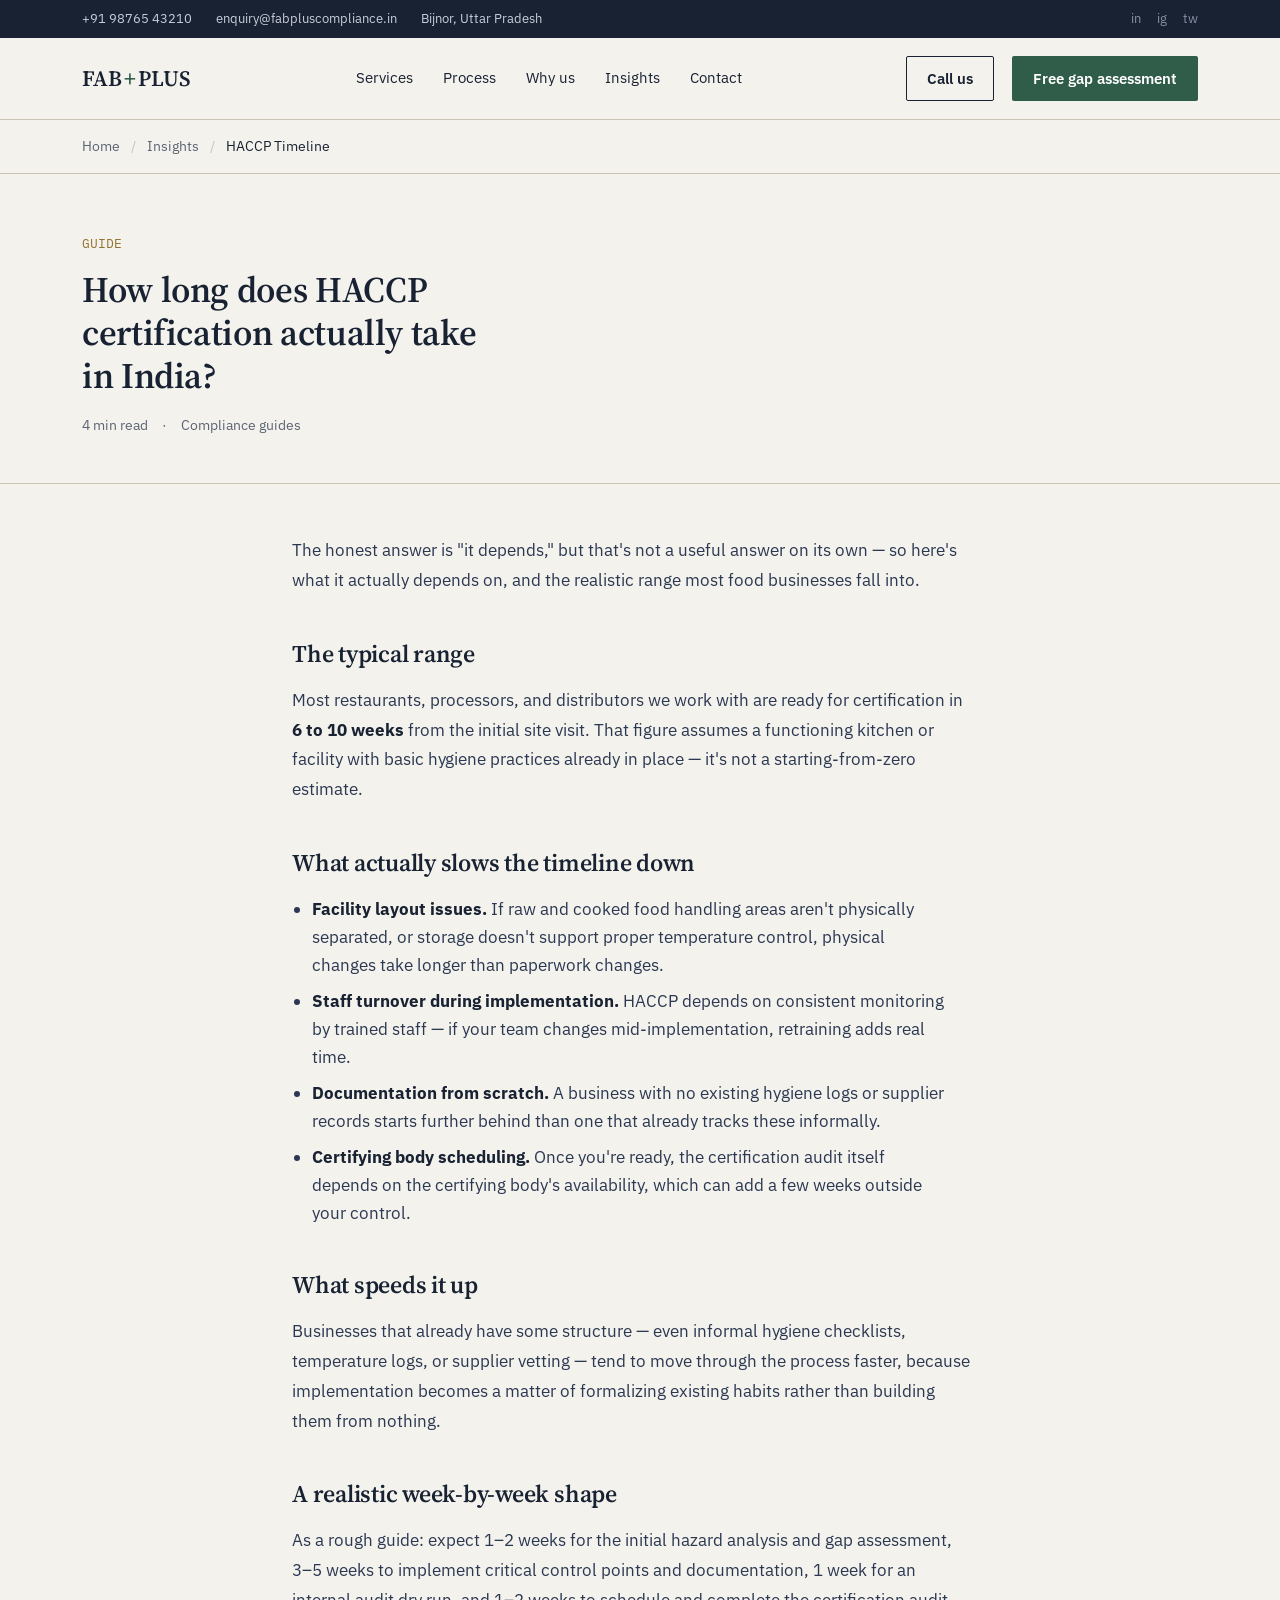
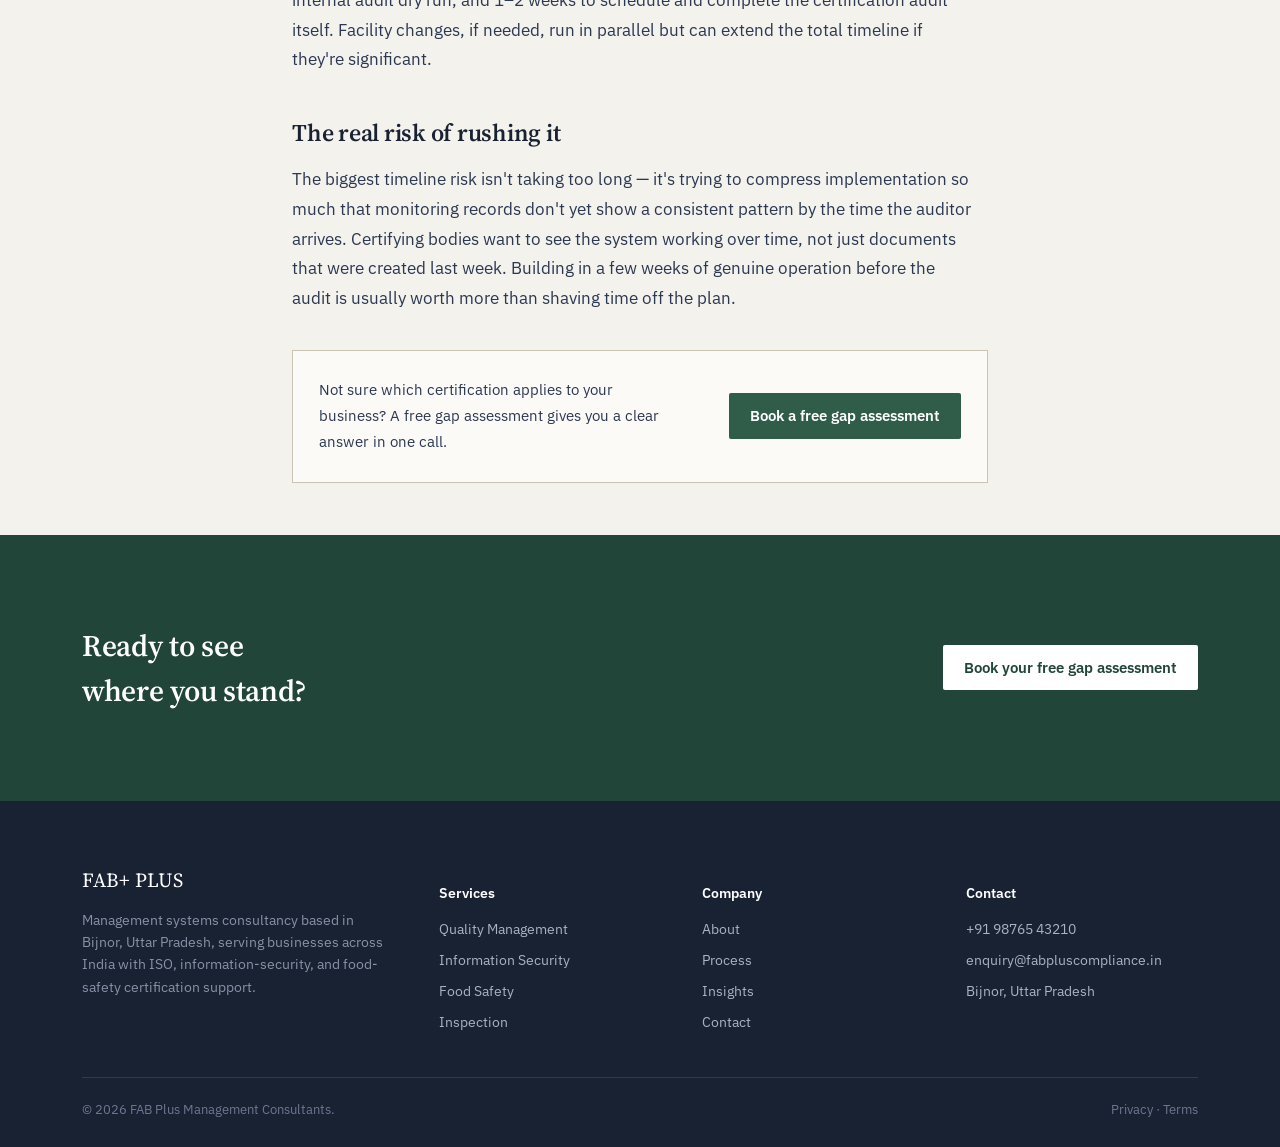
<file: insights/haccp-certification-timeline.html>
<!DOCTYPE html>
<html lang="en">
<head>
<meta charset="UTF-8">
<meta name="viewport" content="width=device-width, initial-scale=1">
<title>How Long Does HACCP Certification Actually Take in India? | FAB+ Plus</title>
<meta name="description" content="A realistic breakdown of how long HACCP food safety certification takes for restaurants, processors, and distributors in India, and what affects the timeline.">
<link rel="stylesheet" href="../assets/styles.css">
</head>
<body>

<div class="utility">
  <div class="wrap">
    <div class="utility-left">
      <a href="tel:+919876543210">+91 98765 43210</a>
      <a href="mailto:enquiry@fabpluscompliance.in">enquiry@fabpluscompliance.in</a>
      <span>Bijnor, Uttar Pradesh</span>
    </div>
    <div class="utility-right">
      <a href="#" aria-label="LinkedIn">in</a>
      <a href="#" aria-label="Instagram">ig</a>
      <a href="#" aria-label="Twitter">tw</a>
    </div>
  </div>
</div>

<header class="main">
  <nav class="nav wrap">
    <a href="../index.html" class="logo">FAB<span class="plus">+</span> PLUS</a>
    <ul class="navlinks">
      <li><a href="../index.html#services">Services</a></li>
      <li><a href="../index.html#process">Process</a></li>
      <li><a href="../index.html#why">Why us</a></li>
      <li><a href="../index.html#insights">Insights</a></li>
      <li><a href="#" class="js-open-assessment">Contact</a></li>
    </ul>
    <div class="nav-cta">
      <a href="tel:+919876543210" class="btn btn-ghost">Call us</a>
      <a href="#" class="btn btn-primary js-open-assessment">Free gap assessment</a>
    </div>
    <button class="menu-toggle" id="menuToggle" aria-label="Open menu" aria-expanded="false" aria-controls="mobileDrawer">
      <span></span><span></span><span></span>
    </button>
  </nav>
</header>

<div class="drawer-backdrop" id="drawerBackdrop"></div>
<nav class="mobile-drawer" id="mobileDrawer" aria-hidden="true">
  <ul>
    <li><a href="../index.html#services">Services</a></li>
    <li><a href="../index.html#process">Process</a></li>
    <li><a href="../index.html#why">Why us</a></li>
    <li><a href="../index.html#insights">Insights</a></li>
    <li><a href="#" class="js-open-assessment">Contact</a></li>
  </ul>
  <a href="tel:+919876543210" class="btn btn-ghost">Call +91 98765 43210</a>
  <a href="#" class="btn btn-primary js-open-assessment">Free gap assessment</a>
</nav>

<div class="breadcrumb">
  <div class="wrap">
    <a href="../index.html">Home</a>
    <span class="sep">/</span>
    <a href="index.html">Insights</a>
    <span class="sep">/</span>
    <span class="current">HACCP Timeline</span>
  </div>
</div>

<section class="article-hero">
  <div class="wrap">
    <span class="tag">GUIDE</span>
    <h1>How long does HACCP certification actually take in India?</h1>
    <div class="article-meta">
      <span>4 min read</span>
      <span>·</span>
      <span>Compliance guides</span>
    </div>
  </div>
</section>

<section class="article-body">
  <div class="wrap">

    <p>The honest answer is "it depends," but that's not a useful answer on its own — so here's what it actually depends on, and the realistic range most food businesses fall into.</p>

    <h2>The typical range</h2>
    <p>Most restaurants, processors, and distributors we work with are ready for certification in <strong>6 to 10 weeks</strong> from the initial site visit. That figure assumes a functioning kitchen or facility with basic hygiene practices already in place — it's not a starting-from-zero estimate.</p>

    <h2>What actually slows the timeline down</h2>
    <ul>
      <li><strong>Facility layout issues.</strong> If raw and cooked food handling areas aren't physically separated, or storage doesn't support proper temperature control, physical changes take longer than paperwork changes.</li>
      <li><strong>Staff turnover during implementation.</strong> HACCP depends on consistent monitoring by trained staff — if your team changes mid-implementation, retraining adds real time.</li>
      <li><strong>Documentation from scratch.</strong> A business with no existing hygiene logs or supplier records starts further behind than one that already tracks these informally.</li>
      <li><strong>Certifying body scheduling.</strong> Once you're ready, the certification audit itself depends on the certifying body's availability, which can add a few weeks outside your control.</li>
    </ul>

    <h2>What speeds it up</h2>
    <p>Businesses that already have some structure — even informal hygiene checklists, temperature logs, or supplier vetting — tend to move through the process faster, because implementation becomes a matter of formalizing existing habits rather than building them from nothing.</p>

    <h2>A realistic week-by-week shape</h2>
    <p>As a rough guide: expect 1–2 weeks for the initial hazard analysis and gap assessment, 3–5 weeks to implement critical control points and documentation, 1 week for an internal audit dry run, and 1–2 weeks to schedule and complete the certification audit itself. Facility changes, if needed, run in parallel but can extend the total timeline if they're significant.</p>

    <h2>The real risk of rushing it</h2>
    <p>The biggest timeline risk isn't taking too long — it's trying to compress implementation so much that monitoring records don't yet show a consistent pattern by the time the auditor arrives. Certifying bodies want to see the system working over time, not just documents that were created last week. Building in a few weeks of genuine operation before the audit is usually worth more than shaving time off the plan.</p>
    
    <div class="article-cta">
      <p>Not sure which certification applies to your business? A free gap assessment gives you a clear answer in one call.</p>
      <a href="#" class="btn btn-primary js-open-assessment">Book a free gap assessment</a>
    </div>
  </div>
</section>

<section class="cta-band">
  <div class="wrap">
    <h2>Ready to see where you stand?</h2>
    <a href="#" class="btn btn-primary js-open-assessment">Book your free gap assessment</a>
  </div>
</section>

<div class="modal-overlay" id="assessmentModal" aria-hidden="true">
  <div class="modal-card" role="dialog" aria-modal="true" aria-labelledby="modalTitle">
    <span class="modal-blob modal-blob-1" aria-hidden="true"></span>
    <span class="modal-blob modal-blob-2" aria-hidden="true"></span>
    <button type="button" class="modal-close" aria-label="Close">×</button>
    <div class="modal-head">
      <span class="modal-eyebrow">Free gap assessment</span>
      <h2 id="modalTitle">Let's see where you stand</h2>
      <p>Tell us a bit about your business and which certification you're considering. We'll reply within one business day.</p>
    </div>
    <div class="modal-body">
      <form class="gap-assessment-form" novalidate>
        <input type="hidden" name="access_key" value="YOUR_WEB3FORMS_ACCESS_KEY">
        <input type="hidden" name="subject" value="New free gap assessment request">
        <input type="checkbox" name="botcheck" class="form-honeypot" tabindex="-1" autocomplete="off">

        <div class="form-row">
          <div class="form-field">
            <label for="name">Full name</label>
            <input type="text" id="name" name="name" required>
          </div>
          <div class="form-field">
            <label for="company">Company name</label>
            <input type="text" id="company" name="company">
          </div>
        </div>

        <div class="form-row">
          <div class="form-field">
            <label for="phone">Phone number</label>
            <input type="tel" id="phone" name="phone" required>
          </div>
          <div class="form-field">
            <label for="email">Email</label>
            <input type="email" id="email" name="email" required>
          </div>
        </div>

        <div class="form-field">
          <label for="service">Certification you're considering</label>
          <select id="service" name="service">
            <option>ISO 9001 — Quality Management</option>
            <option>ISO 14001 — Environmental Management</option>
            <option>ISO/IEC 27001 — Information Security</option>
            <option>HACCP / GMP — Food Safety</option>
            <option>ISO 45001 — Health &amp; Safety</option>
            <option>ISO 17025 — Laboratory Management</option>
            <option>Product Conformity &amp; Inspection</option>
            <option selected>Not sure yet</option>
          </select>
        </div>

        <div class="form-field">
          <label for="message">Anything else we should know? (optional)</label>
          <textarea id="message" name="message"></textarea>
        </div>

        <button type="submit" class="form-submit-btn">Request my free gap assessment</button>
        <p class="form-note">Prefer to talk instead? Call +91 98765 43210.</p>
        <div class="form-status" role="status" aria-live="polite"></div>
      </form>
    </div>
  </div>
</div>

<footer>
  <div class="wrap">
    <div class="foot-grid">
      <div>
        <div class="foot-brand">FAB+ PLUS</div>
        <p class="foot-desc">Management systems consultancy based in Bijnor, Uttar Pradesh, serving businesses across India with ISO, information-security, and food-safety certification support.</p>
      </div>
      <div>
        <h4>Services</h4>
        <ul>
          <li><a href="../services/iso-9001.html">Quality Management</a></li>
          <li><a href="../services/iso-27001.html">Information Security</a></li>
          <li><a href="../services/haccp.html">Food Safety</a></li>
          <li><a href="../services/inspection.html">Inspection</a></li>
        </ul>
      </div>
      <div>
        <h4>Company</h4>
        <ul>
          <li><a href="../about.html">About</a></li>
          <li><a href="../index.html#process">Process</a></li>
          <li><a href="index.html">Insights</a></li>
          <li><a href="#" class="js-open-assessment">Contact</a></li>
        </ul>
      </div>
      <div>
        <h4>Contact</h4>
        <ul>
          <li><a href="tel:+919876543210">+91 98765 43210</a></li>
          <li><a href="mailto:enquiry@fabpluscompliance.in">enquiry@fabpluscompliance.in</a></li>
          <li>Bijnor, Uttar Pradesh</li>
        </ul>
      </div>
    </div>
    <div class="foot-bottom">
      <span>© 2026 FAB Plus Management Consultants.</span>
      <span>Privacy · Terms</span>
    </div>
  </div>
</footer>

<script src="../assets/nav.js" defer></script>
</body>
</html>
</file>
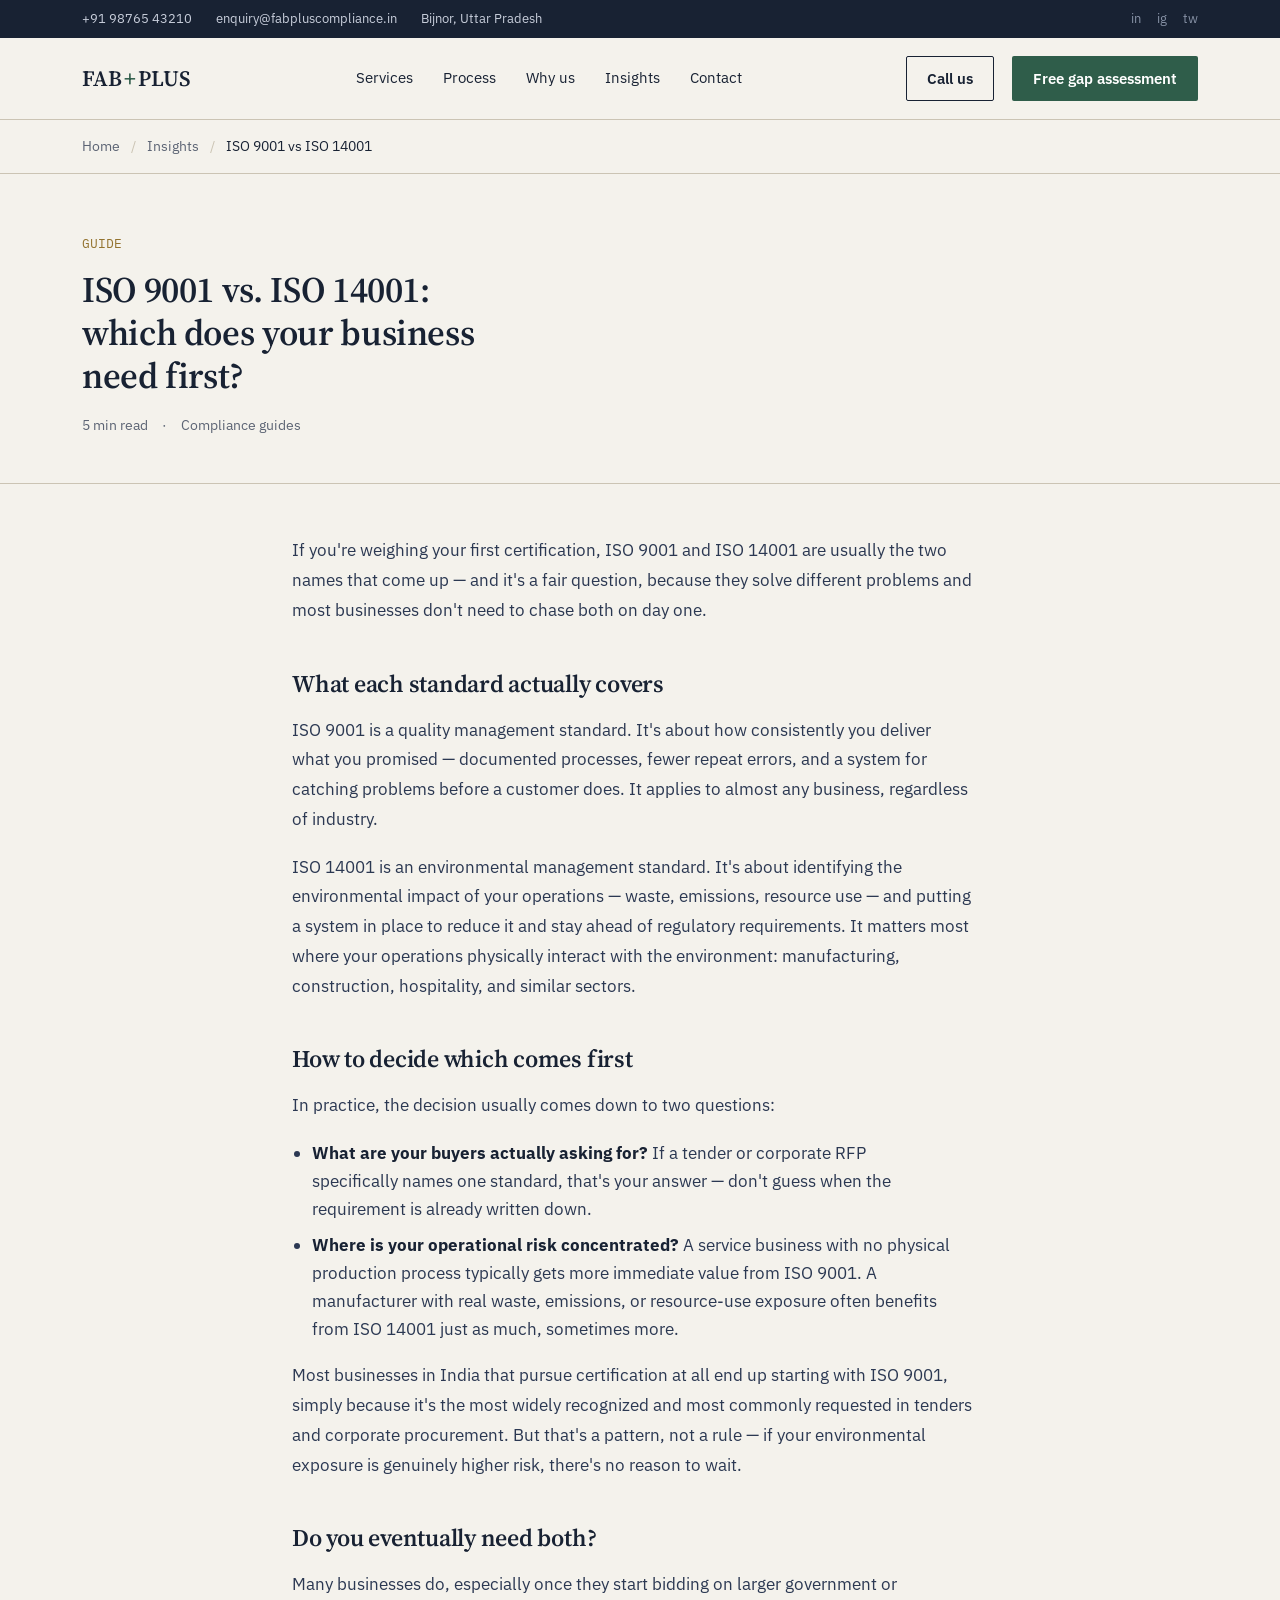
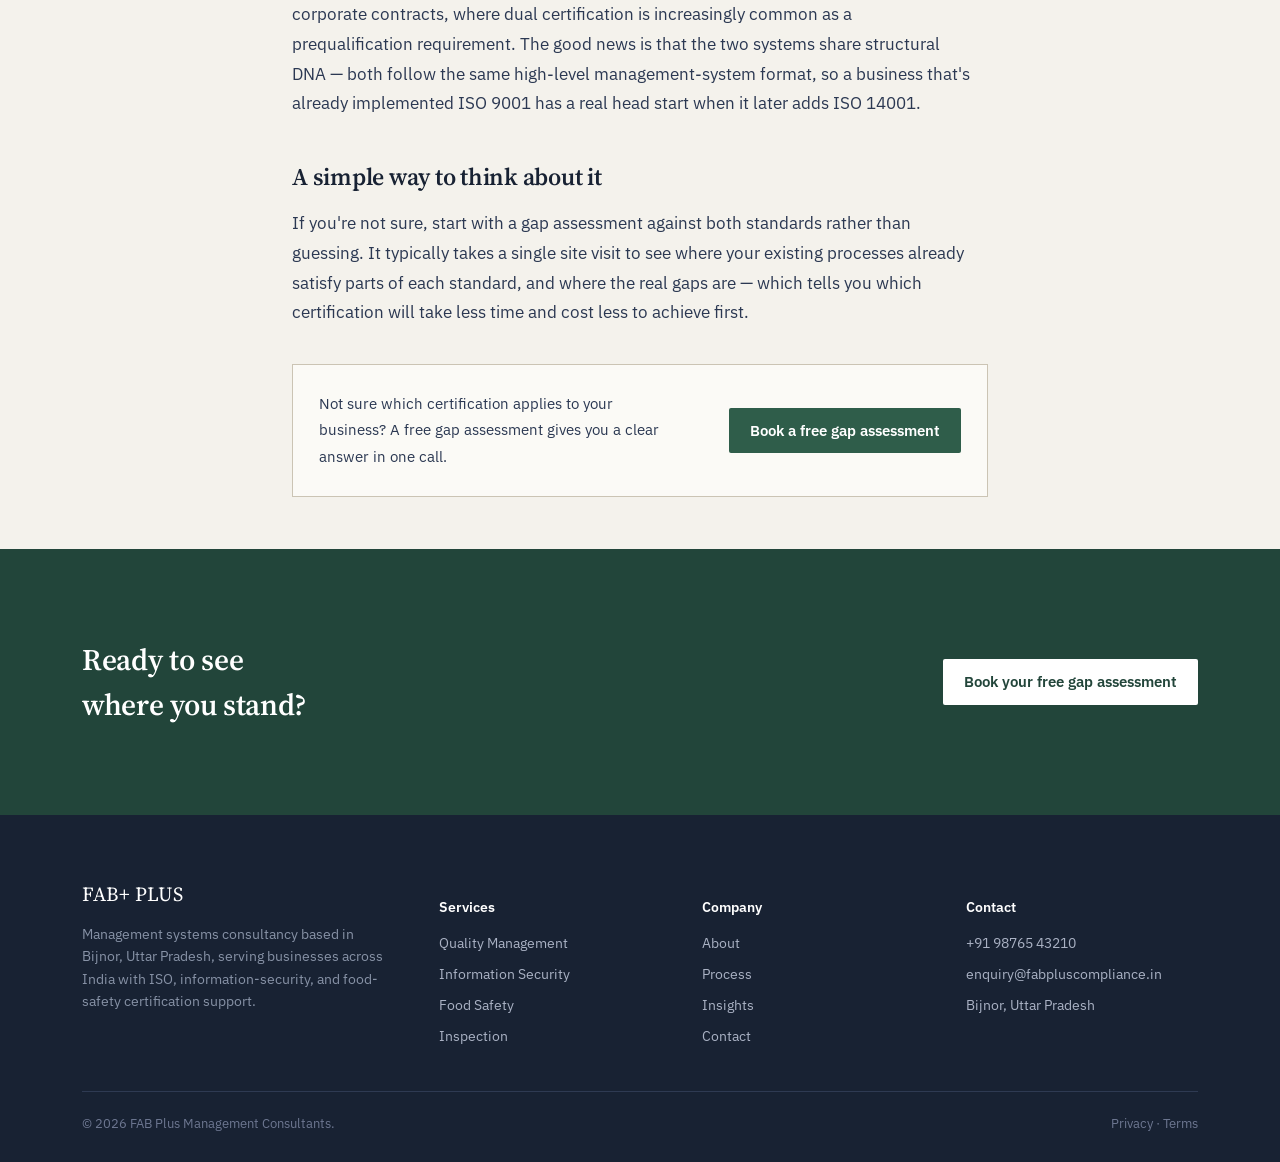
<file: insights/iso-9001-vs-iso-14001.html>
<!DOCTYPE html>
<html lang="en">
<head>
<meta charset="UTF-8">
<meta name="viewport" content="width=device-width, initial-scale=1">
<title>ISO 9001 vs ISO 14001: Which Does Your Business Need First? | FAB+ Plus</title>
<meta name="description" content="A practical comparison of ISO 9001 and ISO 14001 to help Indian businesses decide which certification to pursue first, and when you need both.">
<link rel="stylesheet" href="../assets/styles.css">
</head>
<body>

<div class="utility">
  <div class="wrap">
    <div class="utility-left">
      <a href="tel:+919876543210">+91 98765 43210</a>
      <a href="mailto:enquiry@fabpluscompliance.in">enquiry@fabpluscompliance.in</a>
      <span>Bijnor, Uttar Pradesh</span>
    </div>
    <div class="utility-right">
      <a href="#" aria-label="LinkedIn">in</a>
      <a href="#" aria-label="Instagram">ig</a>
      <a href="#" aria-label="Twitter">tw</a>
    </div>
  </div>
</div>

<header class="main">
  <nav class="nav wrap">
    <a href="../index.html" class="logo">FAB<span class="plus">+</span> PLUS</a>
    <ul class="navlinks">
      <li><a href="../index.html#services">Services</a></li>
      <li><a href="../index.html#process">Process</a></li>
      <li><a href="../index.html#why">Why us</a></li>
      <li><a href="../index.html#insights">Insights</a></li>
      <li><a href="#" class="js-open-assessment">Contact</a></li>
    </ul>
    <div class="nav-cta">
      <a href="tel:+919876543210" class="btn btn-ghost">Call us</a>
      <a href="#" class="btn btn-primary js-open-assessment">Free gap assessment</a>
    </div>
    <button class="menu-toggle" id="menuToggle" aria-label="Open menu" aria-expanded="false" aria-controls="mobileDrawer">
      <span></span><span></span><span></span>
    </button>
  </nav>
</header>

<div class="drawer-backdrop" id="drawerBackdrop"></div>
<nav class="mobile-drawer" id="mobileDrawer" aria-hidden="true">
  <ul>
    <li><a href="../index.html#services">Services</a></li>
    <li><a href="../index.html#process">Process</a></li>
    <li><a href="../index.html#why">Why us</a></li>
    <li><a href="../index.html#insights">Insights</a></li>
    <li><a href="#" class="js-open-assessment">Contact</a></li>
  </ul>
  <a href="tel:+919876543210" class="btn btn-ghost">Call +91 98765 43210</a>
  <a href="#" class="btn btn-primary js-open-assessment">Free gap assessment</a>
</nav>

<div class="breadcrumb">
  <div class="wrap">
    <a href="../index.html">Home</a>
    <span class="sep">/</span>
    <a href="index.html">Insights</a>
    <span class="sep">/</span>
    <span class="current">ISO 9001 vs ISO 14001</span>
  </div>
</div>

<section class="article-hero">
  <div class="wrap">
    <span class="tag">GUIDE</span>
    <h1>ISO 9001 vs. ISO 14001: which does your business need first?</h1>
    <div class="article-meta">
      <span>5 min read</span>
      <span>·</span>
      <span>Compliance guides</span>
    </div>
  </div>
</section>

<section class="article-body">
  <div class="wrap">

    <p>If you're weighing your first certification, ISO 9001 and ISO 14001 are usually the two names that come up — and it's a fair question, because they solve different problems and most businesses don't need to chase both on day one.</p>

    <h2>What each standard actually covers</h2>
    <p>ISO 9001 is a quality management standard. It's about how consistently you deliver what you promised — documented processes, fewer repeat errors, and a system for catching problems before a customer does. It applies to almost any business, regardless of industry.</p>
    <p>ISO 14001 is an environmental management standard. It's about identifying the environmental impact of your operations — waste, emissions, resource use — and putting a system in place to reduce it and stay ahead of regulatory requirements. It matters most where your operations physically interact with the environment: manufacturing, construction, hospitality, and similar sectors.</p>

    <h2>How to decide which comes first</h2>
    <p>In practice, the decision usually comes down to two questions:</p>
    <ul>
      <li><strong>What are your buyers actually asking for?</strong> If a tender or corporate RFP specifically names one standard, that's your answer — don't guess when the requirement is already written down.</li>
      <li><strong>Where is your operational risk concentrated?</strong> A service business with no physical production process typically gets more immediate value from ISO 9001. A manufacturer with real waste, emissions, or resource-use exposure often benefits from ISO 14001 just as much, sometimes more.</li>
    </ul>
    <p>Most businesses in India that pursue certification at all end up starting with ISO 9001, simply because it's the most widely recognized and most commonly requested in tenders and corporate procurement. But that's a pattern, not a rule — if your environmental exposure is genuinely higher risk, there's no reason to wait.</p>

    <h2>Do you eventually need both?</h2>
    <p>Many businesses do, especially once they start bidding on larger government or corporate contracts, where dual certification is increasingly common as a prequalification requirement. The good news is that the two systems share structural DNA — both follow the same high-level management-system format, so a business that's already implemented ISO 9001 has a real head start when it later adds ISO 14001.</p>

    <h2>A simple way to think about it</h2>
    <p>If you're not sure, start with a gap assessment against both standards rather than guessing. It typically takes a single site visit to see where your existing processes already satisfy parts of each standard, and where the real gaps are — which tells you which certification will take less time and cost less to achieve first.</p>
    
    <div class="article-cta">
      <p>Not sure which certification applies to your business? A free gap assessment gives you a clear answer in one call.</p>
      <a href="#" class="btn btn-primary js-open-assessment">Book a free gap assessment</a>
    </div>
  </div>
</section>

<section class="cta-band">
  <div class="wrap">
    <h2>Ready to see where you stand?</h2>
    <a href="#" class="btn btn-primary js-open-assessment">Book your free gap assessment</a>
  </div>
</section>

<div class="modal-overlay" id="assessmentModal" aria-hidden="true">
  <div class="modal-card" role="dialog" aria-modal="true" aria-labelledby="modalTitle">
    <span class="modal-blob modal-blob-1" aria-hidden="true"></span>
    <span class="modal-blob modal-blob-2" aria-hidden="true"></span>
    <button type="button" class="modal-close" aria-label="Close">×</button>
    <div class="modal-head">
      <span class="modal-eyebrow">Free gap assessment</span>
      <h2 id="modalTitle">Let's see where you stand</h2>
      <p>Tell us a bit about your business and which certification you're considering. We'll reply within one business day.</p>
    </div>
    <div class="modal-body">
      <form class="gap-assessment-form" novalidate>
        <input type="hidden" name="access_key" value="YOUR_WEB3FORMS_ACCESS_KEY">
        <input type="hidden" name="subject" value="New free gap assessment request">
        <input type="checkbox" name="botcheck" class="form-honeypot" tabindex="-1" autocomplete="off">

        <div class="form-row">
          <div class="form-field">
            <label for="name">Full name</label>
            <input type="text" id="name" name="name" required>
          </div>
          <div class="form-field">
            <label for="company">Company name</label>
            <input type="text" id="company" name="company">
          </div>
        </div>

        <div class="form-row">
          <div class="form-field">
            <label for="phone">Phone number</label>
            <input type="tel" id="phone" name="phone" required>
          </div>
          <div class="form-field">
            <label for="email">Email</label>
            <input type="email" id="email" name="email" required>
          </div>
        </div>

        <div class="form-field">
          <label for="service">Certification you're considering</label>
          <select id="service" name="service">
            <option>ISO 9001 — Quality Management</option>
            <option>ISO 14001 — Environmental Management</option>
            <option>ISO/IEC 27001 — Information Security</option>
            <option>HACCP / GMP — Food Safety</option>
            <option>ISO 45001 — Health &amp; Safety</option>
            <option>ISO 17025 — Laboratory Management</option>
            <option>Product Conformity &amp; Inspection</option>
            <option selected>Not sure yet</option>
          </select>
        </div>

        <div class="form-field">
          <label for="message">Anything else we should know? (optional)</label>
          <textarea id="message" name="message"></textarea>
        </div>

        <button type="submit" class="form-submit-btn">Request my free gap assessment</button>
        <p class="form-note">Prefer to talk instead? Call +91 98765 43210.</p>
        <div class="form-status" role="status" aria-live="polite"></div>
      </form>
    </div>
  </div>
</div>

<footer>
  <div class="wrap">
    <div class="foot-grid">
      <div>
        <div class="foot-brand">FAB+ PLUS</div>
        <p class="foot-desc">Management systems consultancy based in Bijnor, Uttar Pradesh, serving businesses across India with ISO, information-security, and food-safety certification support.</p>
      </div>
      <div>
        <h4>Services</h4>
        <ul>
          <li><a href="../services/iso-9001.html">Quality Management</a></li>
          <li><a href="../services/iso-27001.html">Information Security</a></li>
          <li><a href="../services/haccp.html">Food Safety</a></li>
          <li><a href="../services/inspection.html">Inspection</a></li>
        </ul>
      </div>
      <div>
        <h4>Company</h4>
        <ul>
          <li><a href="../about.html">About</a></li>
          <li><a href="../index.html#process">Process</a></li>
          <li><a href="index.html">Insights</a></li>
          <li><a href="#" class="js-open-assessment">Contact</a></li>
        </ul>
      </div>
      <div>
        <h4>Contact</h4>
        <ul>
          <li><a href="tel:+919876543210">+91 98765 43210</a></li>
          <li><a href="mailto:enquiry@fabpluscompliance.in">enquiry@fabpluscompliance.in</a></li>
          <li>Bijnor, Uttar Pradesh</li>
        </ul>
      </div>
    </div>
    <div class="foot-bottom">
      <span>© 2026 FAB Plus Management Consultants.</span>
      <span>Privacy · Terms</span>
    </div>
  </div>
</footer>

<script src="../assets/nav.js" defer></script>
</body>
</html>
</file>
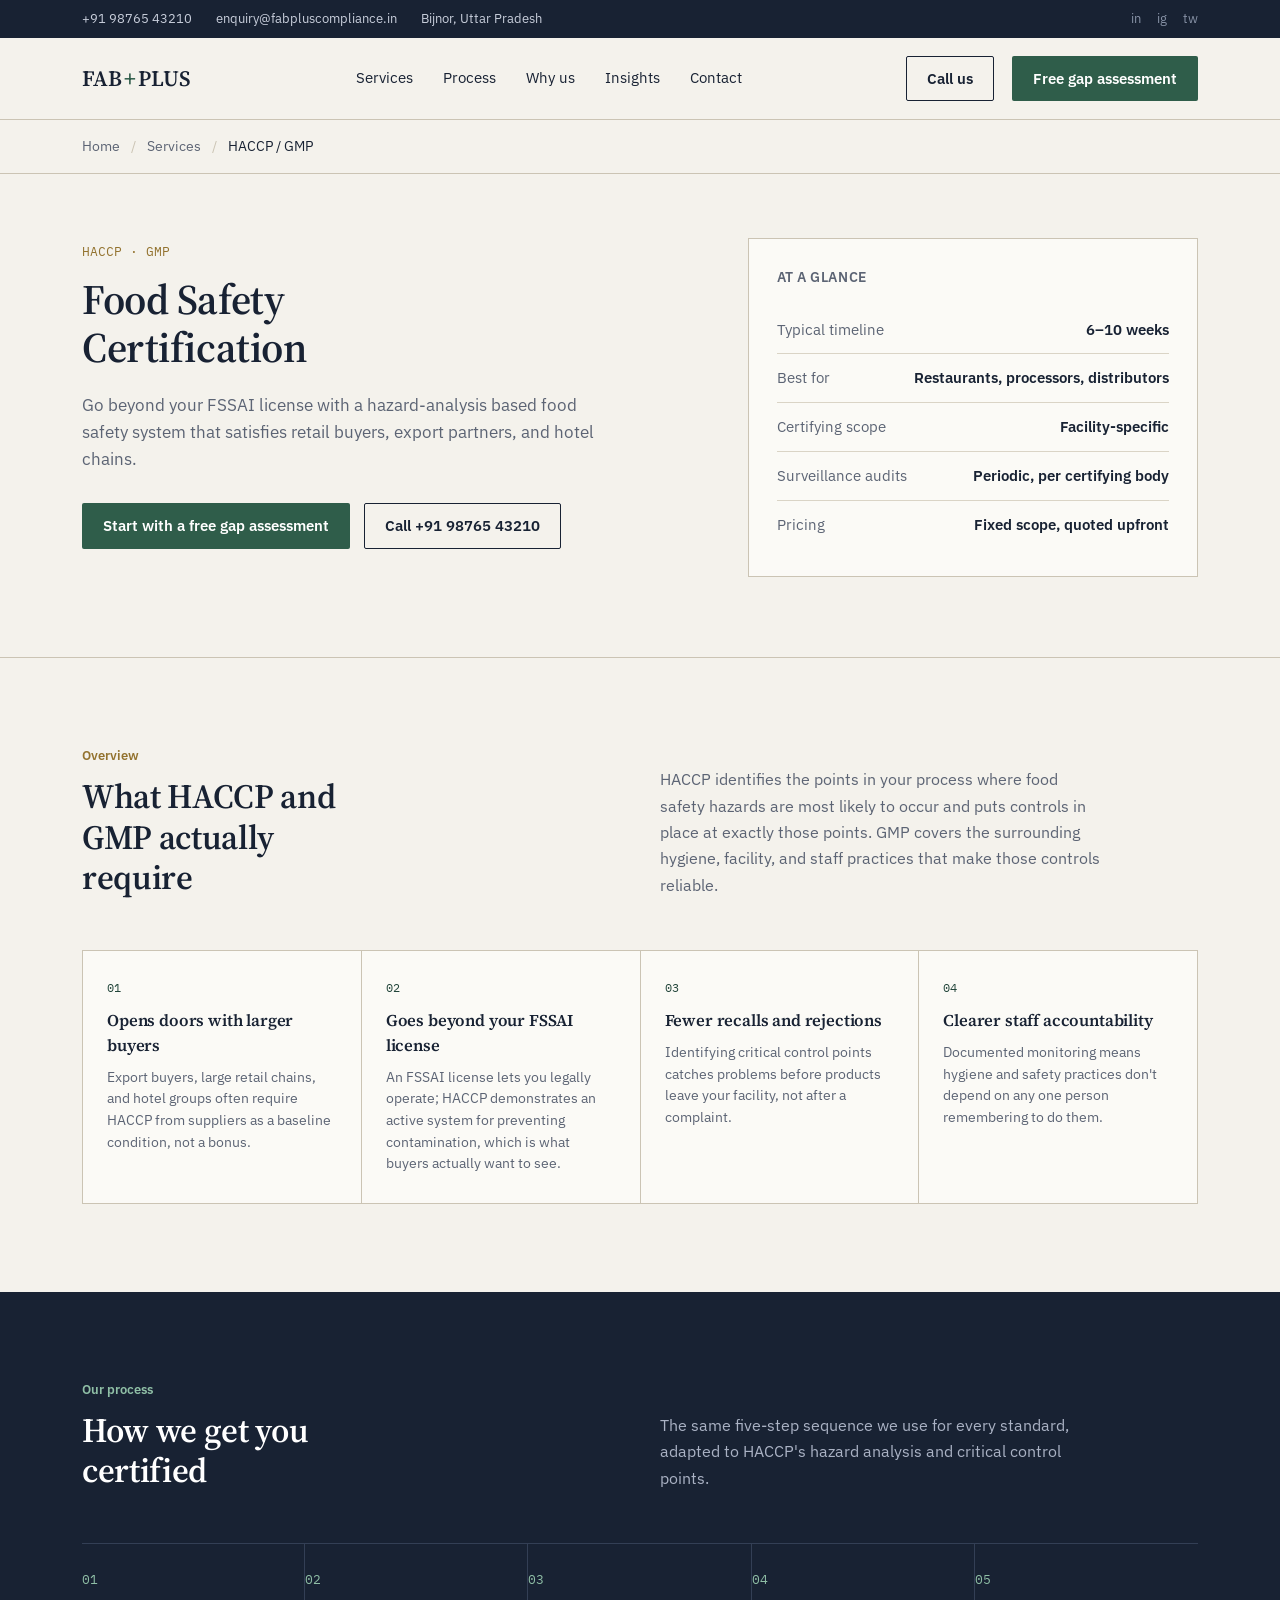
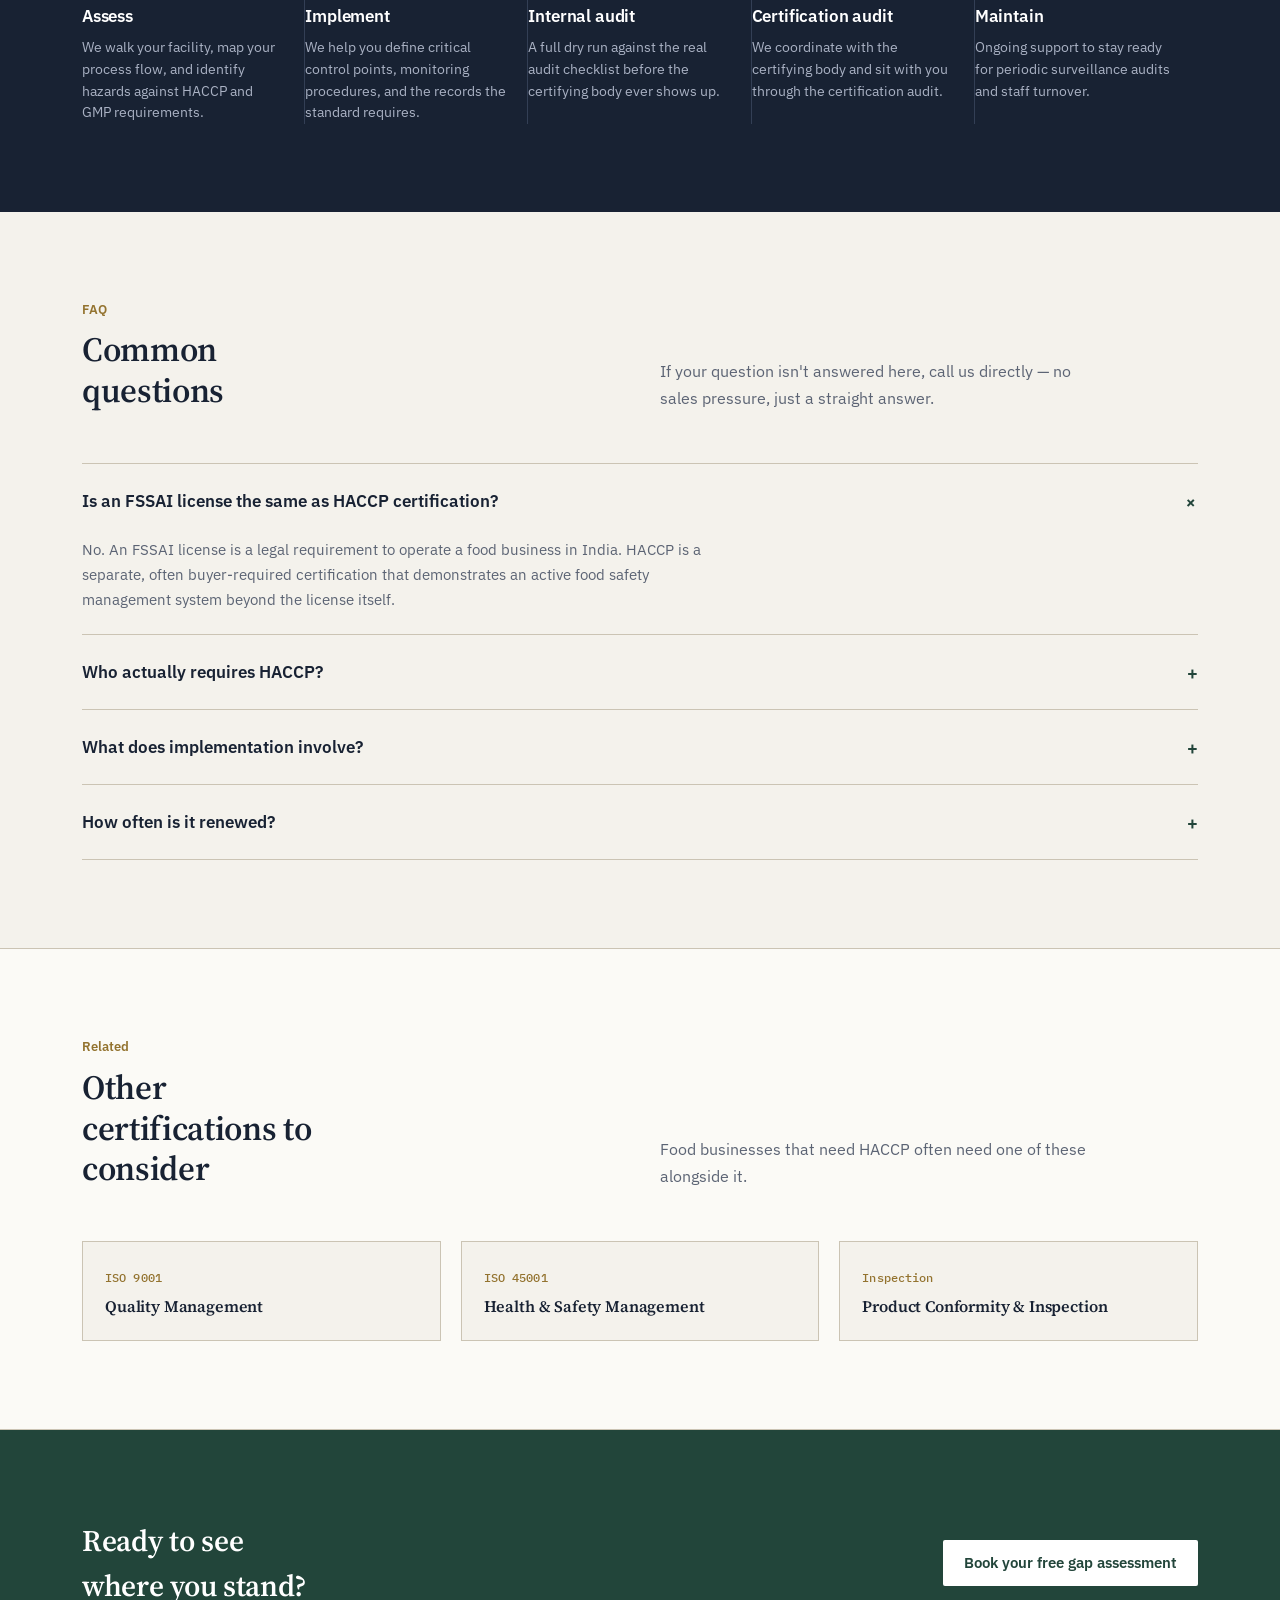
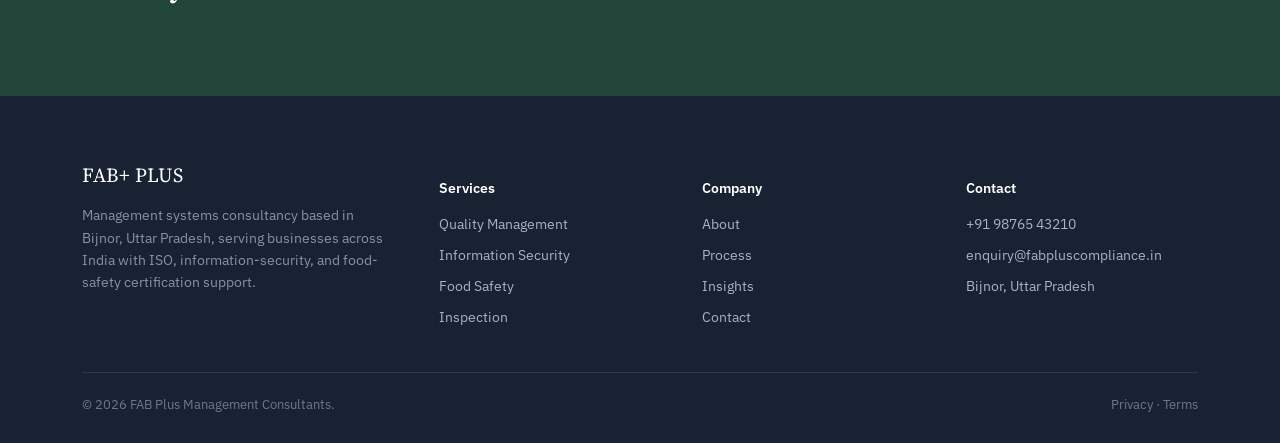
<file: services/haccp.html>
<!DOCTYPE html>
<html lang="en">
<head>
<meta charset="UTF-8">
<meta name="viewport" content="width=device-width, initial-scale=1">
<title>HACCP &amp; GMP Food Safety Certification in India | FAB+ Plus</title>
<meta name="description" content="Get HACCP and GMP food safety certification in India. Free gap assessment, fixed-scope pricing, senior consultants who sit through your actual audit.">
<link rel="stylesheet" href="../assets/styles.css">
<script type="application/ld+json">
{
  "@context": "https://schema.org",
  "@type": "Service",
  "serviceType": "HACCP and GMP Food Safety Certification",
  "provider": {
    "@type": "LocalBusiness",
    "name": "FAB+ Plus Management Consultants",
    "areaServed": "India"
  },
  "description": "HACCP and Good Manufacturing Practice food safety certification consulting, from gap assessment through certification audit."
}
</script>
<script type="application/ld+json">
{
  "@context": "https://schema.org",
  "@type": "FAQPage",
  "mainEntity": [
    {
      "@type": "Question",
      "name": "Is an FSSAI license the same as HACCP certification?",
      "acceptedAnswer": { "@type": "Answer", "text": "No. An FSSAI license is a legal requirement to operate a food business in India. HACCP is a separate, often buyer-required certification that demonstrates an active food safety management system beyond the license itself." }
    },
    {
      "@type": "Question",
      "name": "Who actually requires HACCP?",
      "acceptedAnswer": { "@type": "Answer", "text": "Export buyers, large retail chains, and hotel groups frequently require HACCP certification from their suppliers as a condition of doing business." }
    },
    {
      "@type": "Question",
      "name": "What does implementation involve?",
      "acceptedAnswer": { "@type": "Answer", "text": "A hazard analysis of your full process, identifying critical control points, setting monitoring procedures and limits, documentation, and staff training." }
    },
    {
      "@type": "Question",
      "name": "How often is it renewed?",
      "acceptedAnswer": { "@type": "Answer", "text": "This varies by certifying body, but most run periodic surveillance audits every 6 to 12 months to confirm the system is still being followed." }
    }
  ]
}
</script>
</head>
<body>

<div class="utility">
  <div class="wrap">
    <div class="utility-left">
      <a href="tel:+919876543210">+91 98765 43210</a>
      <a href="mailto:enquiry@fabpluscompliance.in">enquiry@fabpluscompliance.in</a>
      <span>Bijnor, Uttar Pradesh</span>
    </div>
    <div class="utility-right">
      <a href="#" aria-label="LinkedIn">in</a>
      <a href="#" aria-label="Instagram">ig</a>
      <a href="#" aria-label="Twitter">tw</a>
    </div>
  </div>
</div>

<header class="main">
  <nav class="nav wrap">
    <a href="../index.html" class="logo">FAB<span class="plus">+</span> PLUS</a>
    <ul class="navlinks">
      <li><a href="../index.html#services">Services</a></li>
      <li><a href="../index.html#process">Process</a></li>
      <li><a href="../index.html#why">Why us</a></li>
      <li><a href="../index.html#insights">Insights</a></li>
      <li><a href="#" class="js-open-assessment">Contact</a></li>
    </ul>
    <div class="nav-cta">
      <a href="tel:+919876543210" class="btn btn-ghost">Call us</a>
      <a href="#" class="btn btn-primary js-open-assessment">Free gap assessment</a>
    </div>
    <button class="menu-toggle" id="menuToggle" aria-label="Open menu" aria-expanded="false" aria-controls="mobileDrawer">
      <span></span><span></span><span></span>
    </button>
  </nav>
</header>

<div class="drawer-backdrop" id="drawerBackdrop"></div>
<nav class="mobile-drawer" id="mobileDrawer" aria-hidden="true">
  <ul>
    <li><a href="../index.html#services">Services</a></li>
    <li><a href="../index.html#process">Process</a></li>
    <li><a href="../index.html#why">Why us</a></li>
    <li><a href="../index.html#insights">Insights</a></li>
    <li><a href="#" class="js-open-assessment">Contact</a></li>
  </ul>
  <a href="tel:+919876543210" class="btn btn-ghost">Call +91 98765 43210</a>
  <a href="#" class="btn btn-primary js-open-assessment">Free gap assessment</a>
</nav>

<div class="breadcrumb">
  <div class="wrap">
    <a href="../index.html">Home</a>
    <span class="sep">/</span>
    <a href="../index.html#services">Services</a>
    <span class="sep">/</span>
    <span class="current">HACCP / GMP</span>
  </div>
</div>

<section class="service-hero">
  <div class="wrap">
    <div>
      <span class="eyebrow-code">HACCP · GMP</span>
      <h1>Food Safety Certification</h1>
      <p class="sub">Go beyond your FSSAI license with a hazard-analysis based food safety system that satisfies retail buyers, export partners, and hotel chains.</p>
      <div class="ctas">
        <a href="#" class="btn btn-primary js-open-assessment">Start with a free gap assessment</a>
        <a href="tel:+919876543210" class="btn btn-ghost">Call +91 98765 43210</a>
      </div>
    </div>
    <div class="fact-panel">
      <h3>At a glance</h3>
      <div class="fact-row"><span class="k">Typical timeline</span><span class="v">6–10 weeks</span></div>
      <div class="fact-row"><span class="k">Best for</span><span class="v">Restaurants, processors, distributors</span></div>
      <div class="fact-row"><span class="k">Certifying scope</span><span class="v">Facility-specific</span></div>
      <div class="fact-row"><span class="k">Surveillance audits</span><span class="v">Periodic, per certifying body</span></div>
      <div class="fact-row"><span class="k">Pricing</span><span class="v">Fixed scope, quoted upfront</span></div>
    </div>
  </div>
</section>

<section>
  <div class="wrap">
    <div class="section-head">
      <div><span class="eyebrow">Overview</span><h2>What HACCP and GMP actually require</h2></div>
      <p class="desc">HACCP identifies the points in your process where food safety hazards are most likely to occur and puts controls in place at exactly those points. GMP covers the surrounding hygiene, facility, and staff practices that make those controls reliable.</p>
    </div>
    <div class="benefits-grid">
      <div class="benefit-item">
        <span class="idx">01</span>
        <h3>Opens doors with larger buyers</h3>
        <p>Export buyers, large retail chains, and hotel groups often require HACCP from suppliers as a baseline condition, not a bonus.</p>
      </div>
      <div class="benefit-item">
        <span class="idx">02</span>
        <h3>Goes beyond your FSSAI license</h3>
        <p>An FSSAI license lets you legally operate; HACCP demonstrates an active system for preventing contamination, which is what buyers actually want to see.</p>
      </div>
      <div class="benefit-item">
        <span class="idx">03</span>
        <h3>Fewer recalls and rejections</h3>
        <p>Identifying critical control points catches problems before products leave your facility, not after a complaint.</p>
      </div>
      <div class="benefit-item">
        <span class="idx">04</span>
        <h3>Clearer staff accountability</h3>
        <p>Documented monitoring means hygiene and safety practices don't depend on any one person remembering to do them.</p>
      </div>
    </div>
  </div>
</section>

<section class="process">
  <div class="wrap">
    <div class="section-head">
      <div><span class="eyebrow">Our process</span><h2>How we get you certified</h2></div>
      <p class="desc">The same five-step sequence we use for every standard, adapted to HACCP's hazard analysis and critical control points.</p>
    </div>
    <div class="steps">
      <div class="step"><span class="num">01</span><h3>Assess</h3><p>We walk your facility, map your process flow, and identify hazards against HACCP and GMP requirements.</p></div>
      <div class="step"><span class="num">02</span><h3>Implement</h3><p>We help you define critical control points, monitoring procedures, and the records the standard requires.</p></div>
      <div class="step"><span class="num">03</span><h3>Internal audit</h3><p>A full dry run against the real audit checklist before the certifying body ever shows up.</p></div>
      <div class="step"><span class="num">04</span><h3>Certification audit</h3><p>We coordinate with the certifying body and sit with you through the certification audit.</p></div>
      <div class="step"><span class="num">05</span><h3>Maintain</h3><p>Ongoing support to stay ready for periodic surveillance audits and staff turnover.</p></div>
    </div>
  </div>
</section>

<section>
  <div class="wrap">
    <div class="section-head">
      <div><span class="eyebrow">FAQ</span><h2>Common questions</h2></div>
      <p class="desc">If your question isn't answered here, call us directly — no sales pressure, just a straight answer.</p>
    </div>
    <div class="faq">
      <div class="faq-item is-open">
        <button class="faq-q"><span>Is an FSSAI license the same as HACCP certification?</span><span class="plus">+</span></button>
        <div class="faq-a"><p>No. An FSSAI license is a legal requirement to operate a food business in India. HACCP is a separate, often buyer-required certification that demonstrates an active food safety management system beyond the license itself.</p></div>
      </div>
      <div class="faq-item">
        <button class="faq-q"><span>Who actually requires HACCP?</span><span class="plus">+</span></button>
        <div class="faq-a"><p>Export buyers, large retail chains, and hotel groups frequently require HACCP certification from their suppliers as a condition of doing business.</p></div>
      </div>
      <div class="faq-item">
        <button class="faq-q"><span>What does implementation involve?</span><span class="plus">+</span></button>
        <div class="faq-a"><p>A hazard analysis of your full process, identifying critical control points, setting monitoring procedures and limits, documentation, and staff training.</p></div>
      </div>
      <div class="faq-item">
        <button class="faq-q"><span>How often is it renewed?</span><span class="plus">+</span></button>
        <div class="faq-a"><p>This varies by certifying body, but most run periodic surveillance audits every 6 to 12 months to confirm the system is still being followed.</p></div>
      </div>
    </div>
  </div>
</section>

<section class="related">
  <div class="wrap">
    <div class="section-head">
      <div><span class="eyebrow">Related</span><h2>Other certifications to consider</h2></div>
      <p class="desc">Food businesses that need HACCP often need one of these alongside it.</p>
    </div>
    <div class="related-grid">
      <a href="iso-9001.html" class="related-card">
        <span class="code">ISO 9001</span>
        <h3>Quality Management</h3>
      </a>
      <a href="iso-45001.html" class="related-card">
        <span class="code">ISO 45001</span>
        <h3>Health &amp; Safety Management</h3>
      </a>
      <a href="inspection.html" class="related-card">
        <span class="code">Inspection</span>
        <h3>Product Conformity &amp; Inspection</h3>
      </a>
    </div>
  </div>
</section>

<section class="cta-band">
  <div class="wrap">
    <h2>Ready to see where you stand?</h2>
    <a href="#" class="btn btn-primary js-open-assessment">Book your free gap assessment</a>
  </div>
</section>

<div class="modal-overlay" id="assessmentModal" aria-hidden="true">
  <div class="modal-card" role="dialog" aria-modal="true" aria-labelledby="modalTitle">
    <span class="modal-blob modal-blob-1" aria-hidden="true"></span>
    <span class="modal-blob modal-blob-2" aria-hidden="true"></span>
    <button type="button" class="modal-close" aria-label="Close">×</button>
    <div class="modal-head">
      <span class="modal-eyebrow">Free gap assessment</span>
      <h2 id="modalTitle">Let's see where you stand</h2>
      <p>Tell us a bit about your business and which certification you're considering. We'll reply within one business day.</p>
    </div>
    <div class="modal-body">
      <form class="gap-assessment-form" novalidate>
        <input type="hidden" name="access_key" value="YOUR_WEB3FORMS_ACCESS_KEY">
        <input type="hidden" name="subject" value="New free gap assessment request">
        <input type="checkbox" name="botcheck" class="form-honeypot" tabindex="-1" autocomplete="off">

        <div class="form-row">
          <div class="form-field">
            <label for="name">Full name</label>
            <input type="text" id="name" name="name" required>
          </div>
          <div class="form-field">
            <label for="company">Company name</label>
            <input type="text" id="company" name="company">
          </div>
        </div>

        <div class="form-row">
          <div class="form-field">
            <label for="phone">Phone number</label>
            <input type="tel" id="phone" name="phone" required>
          </div>
          <div class="form-field">
            <label for="email">Email</label>
            <input type="email" id="email" name="email" required>
          </div>
        </div>

        <div class="form-field">
          <label for="service">Certification you're considering</label>
          <select id="service" name="service">
            <option>ISO 9001 — Quality Management</option>
            <option>ISO 14001 — Environmental Management</option>
            <option>ISO/IEC 27001 — Information Security</option>
            <option selected>HACCP / GMP — Food Safety</option>
            <option>ISO 45001 — Health &amp; Safety</option>
            <option>ISO 17025 — Laboratory Management</option>
            <option>Product Conformity &amp; Inspection</option>
            <option>Not sure yet</option>
          </select>
        </div>

        <div class="form-field">
          <label for="message">Anything else we should know? (optional)</label>
          <textarea id="message" name="message"></textarea>
        </div>

        <button type="submit" class="form-submit-btn">Request my free gap assessment</button>
        <p class="form-note">Prefer to talk instead? Call +91 98765 43210.</p>
        <div class="form-status" role="status" aria-live="polite"></div>
      </form>
    </div>
  </div>
</div>

<footer>
  <div class="wrap">
    <div class="foot-grid">
      <div>
        <div class="foot-brand">FAB+ PLUS</div>
        <p class="foot-desc">Management systems consultancy based in Bijnor, Uttar Pradesh, serving businesses across India with ISO, information-security, and food-safety certification support.</p>
      </div>
      <div>
        <h4>Services</h4>
        <ul>
          <li><a href="iso-9001.html">Quality Management</a></li>
          <li><a href="iso-27001.html">Information Security</a></li>
          <li><a href="haccp.html">Food Safety</a></li>
          <li><a href="inspection.html">Inspection</a></li>
        </ul>
      </div>
      <div>
        <h4>Company</h4>
        <ul>
          <li><a href="../about.html">About</a></li>
          <li><a href="../index.html#process">Process</a></li>
          <li><a href="../insights/index.html">Insights</a></li>
          <li><a href="#" class="js-open-assessment">Contact</a></li>
        </ul>
      </div>
      <div>
        <h4>Contact</h4>
        <ul>
          <li><a href="tel:+919876543210">+91 98765 43210</a></li>
          <li><a href="mailto:enquiry@fabpluscompliance.in">enquiry@fabpluscompliance.in</a></li>
          <li>Bijnor, Uttar Pradesh</li>
        </ul>
      </div>
    </div>
    <div class="foot-bottom">
      <span>© 2026 FAB Plus Management Consultants.</span>
      <span>Privacy · Terms</span>
    </div>
  </div>
</footer>

<script src="../assets/nav.js" defer></script>
</body>
</html>
</file>
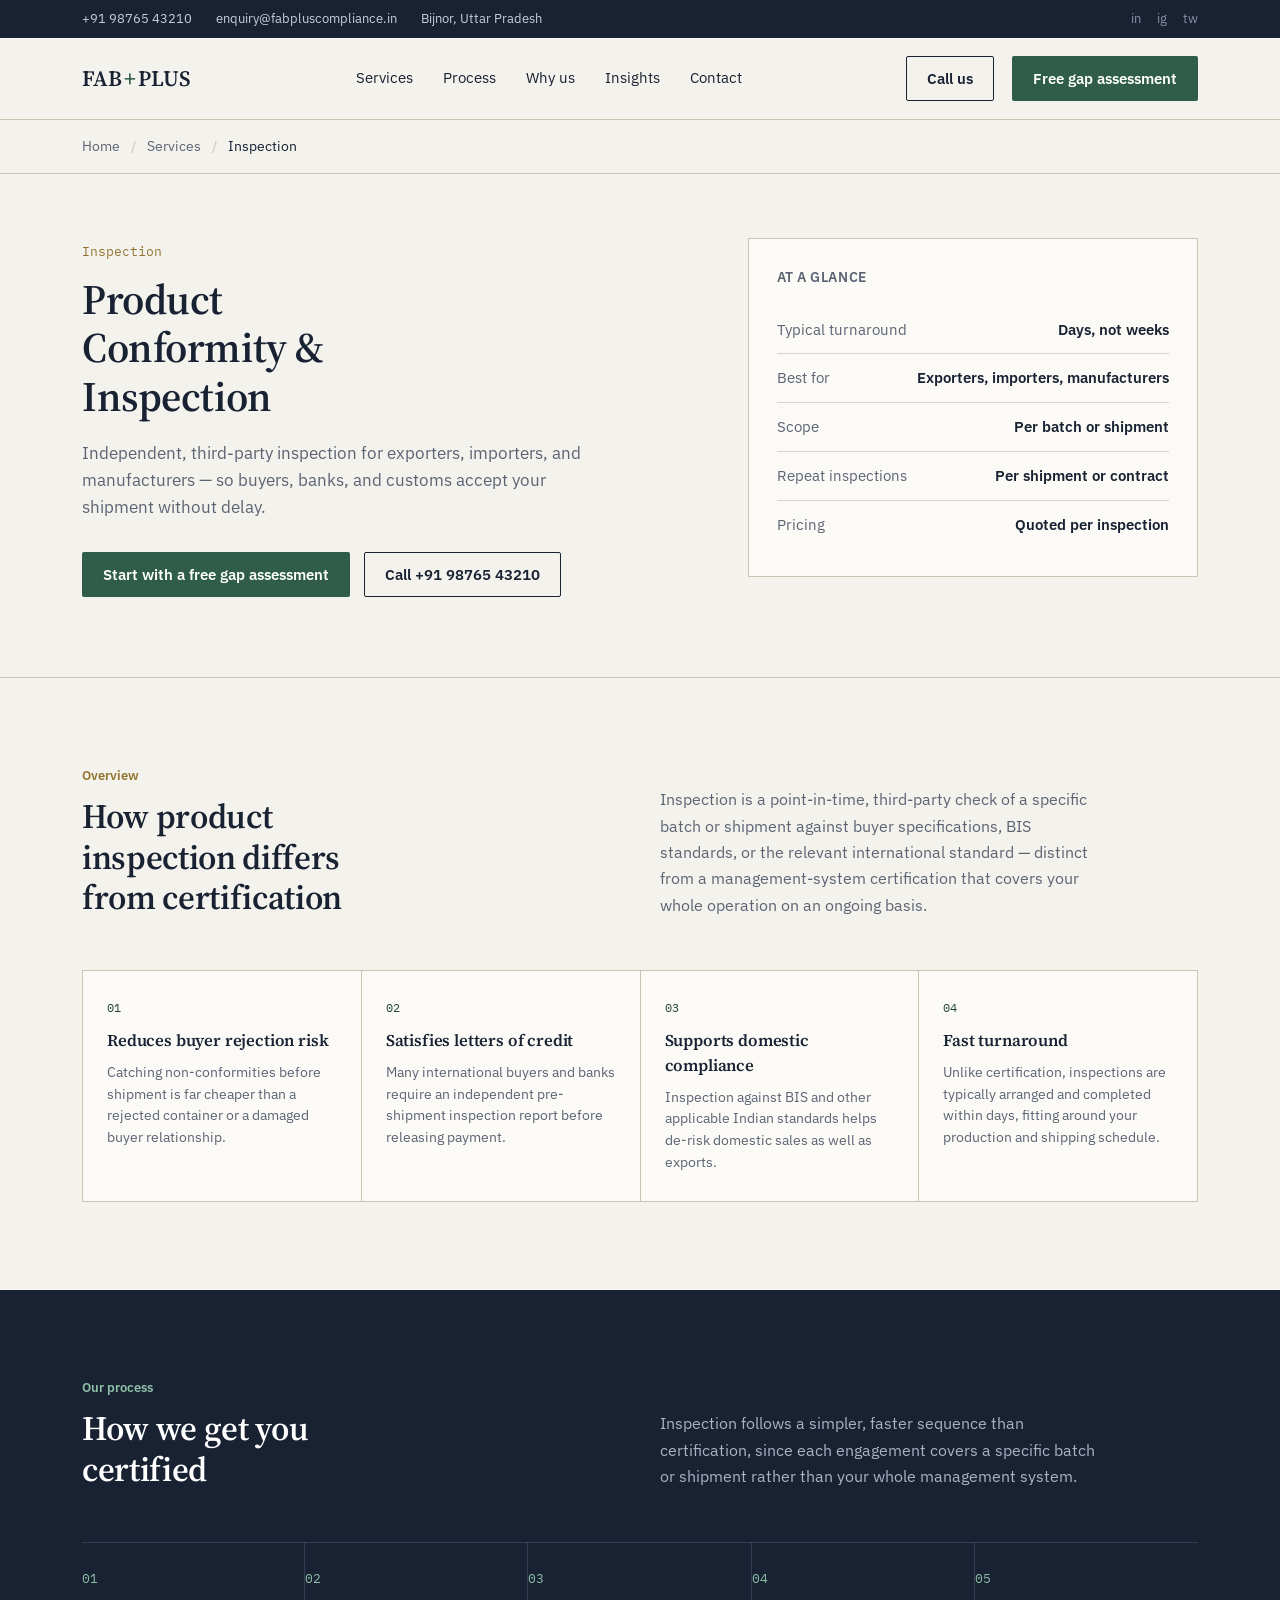
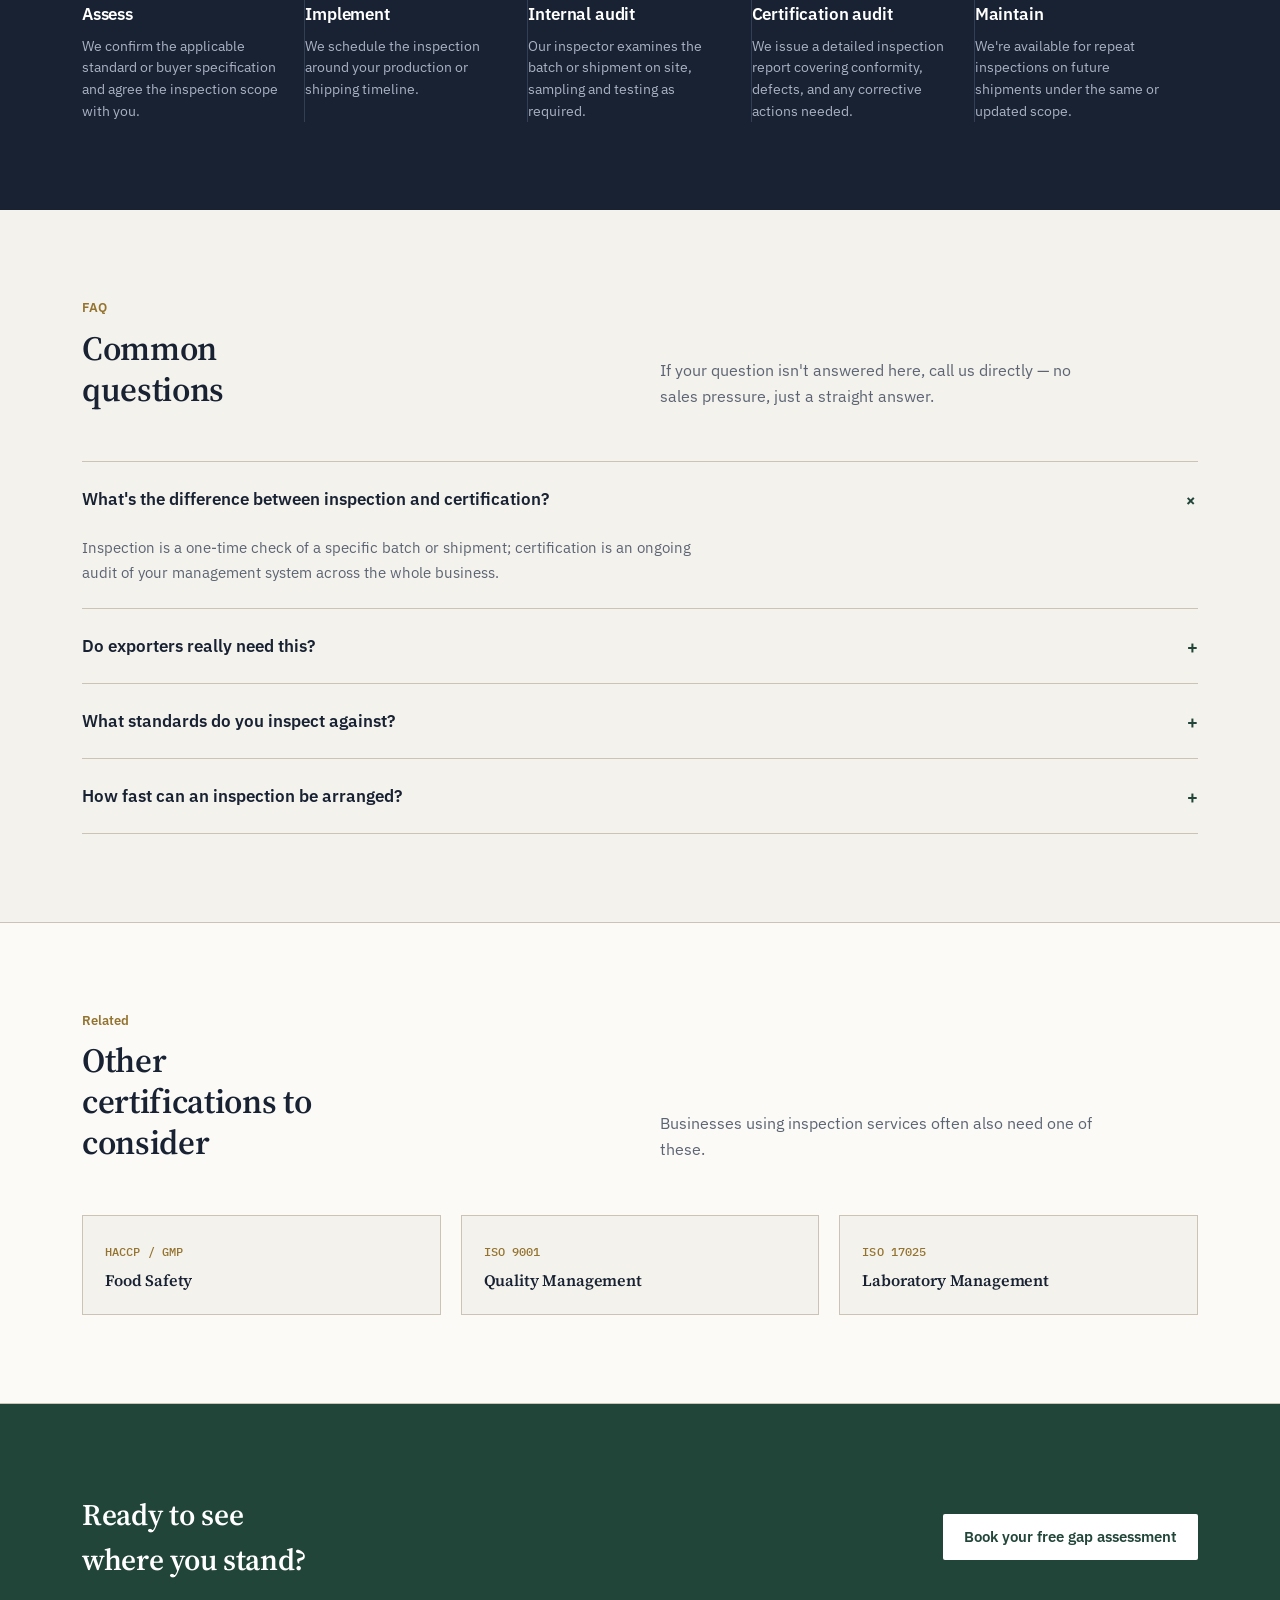
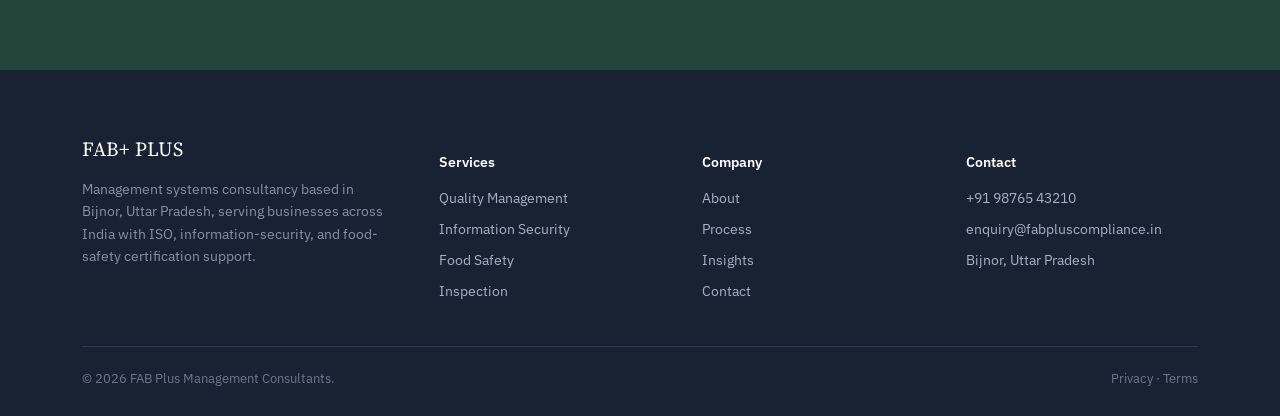
<file: services/inspection.html>
<!DOCTYPE html>
<html lang="en">
<head>
<meta charset="UTF-8">
<meta name="viewport" content="width=device-width, initial-scale=1">
<title>Product Conformity &amp; Inspection Services in India | FAB+ Plus</title>
<meta name="description" content="Third-party product conformity and pre-shipment inspection services in India. Fixed-scope pricing, fast turnaround for exporters, importers, and manufacturers.">
<link rel="stylesheet" href="../assets/styles.css">
<script type="application/ld+json">
{
  "@context": "https://schema.org",
  "@type": "Service",
  "serviceType": "Product Conformity and Pre-Shipment Inspection Services",
  "provider": {
    "@type": "LocalBusiness",
    "name": "FAB+ Plus Management Consultants",
    "areaServed": "India"
  },
  "description": "Third-party product conformity and pre-shipment inspection services for exporters, importers, and manufacturers in India."
}
</script>
<script type="application/ld+json">
{
  "@context": "https://schema.org",
  "@type": "FAQPage",
  "mainEntity": [
    {
      "@type": "Question",
      "name": "What's the difference between inspection and certification?",
      "acceptedAnswer": { "@type": "Answer", "text": "Inspection is a one-time check of a specific batch or shipment; certification is an ongoing audit of your management system across the whole business." }
    },
    {
      "@type": "Question",
      "name": "Do exporters really need this?",
      "acceptedAnswer": { "@type": "Answer", "text": "Many overseas buyers and letters of credit specifically require an independent third-party pre-shipment inspection report before payment is released." }
    },
    {
      "@type": "Question",
      "name": "What standards do you inspect against?",
      "acceptedAnswer": { "@type": "Answer", "text": "Whichever applies — buyer specifications, BIS standards for domestic products, or the relevant international standard for the export market." }
    },
    {
      "@type": "Question",
      "name": "How fast can an inspection be arranged?",
      "acceptedAnswer": { "@type": "Answer", "text": "Typically within days, depending on your production schedule and site location — much faster than a certification timeline." }
    }
  ]
}
</script>
</head>
<body>

<div class="utility">
  <div class="wrap">
    <div class="utility-left">
      <a href="tel:+919876543210">+91 98765 43210</a>
      <a href="mailto:enquiry@fabpluscompliance.in">enquiry@fabpluscompliance.in</a>
      <span>Bijnor, Uttar Pradesh</span>
    </div>
    <div class="utility-right">
      <a href="#" aria-label="LinkedIn">in</a>
      <a href="#" aria-label="Instagram">ig</a>
      <a href="#" aria-label="Twitter">tw</a>
    </div>
  </div>
</div>

<header class="main">
  <nav class="nav wrap">
    <a href="../index.html" class="logo">FAB<span class="plus">+</span> PLUS</a>
    <ul class="navlinks">
      <li><a href="../index.html#services">Services</a></li>
      <li><a href="../index.html#process">Process</a></li>
      <li><a href="../index.html#why">Why us</a></li>
      <li><a href="../index.html#insights">Insights</a></li>
      <li><a href="#" class="js-open-assessment">Contact</a></li>
    </ul>
    <div class="nav-cta">
      <a href="tel:+919876543210" class="btn btn-ghost">Call us</a>
      <a href="#" class="btn btn-primary js-open-assessment">Free gap assessment</a>
    </div>
    <button class="menu-toggle" id="menuToggle" aria-label="Open menu" aria-expanded="false" aria-controls="mobileDrawer">
      <span></span><span></span><span></span>
    </button>
  </nav>
</header>

<div class="drawer-backdrop" id="drawerBackdrop"></div>
<nav class="mobile-drawer" id="mobileDrawer" aria-hidden="true">
  <ul>
    <li><a href="../index.html#services">Services</a></li>
    <li><a href="../index.html#process">Process</a></li>
    <li><a href="../index.html#why">Why us</a></li>
    <li><a href="../index.html#insights">Insights</a></li>
    <li><a href="#" class="js-open-assessment">Contact</a></li>
  </ul>
  <a href="tel:+919876543210" class="btn btn-ghost">Call +91 98765 43210</a>
  <a href="#" class="btn btn-primary js-open-assessment">Free gap assessment</a>
</nav>

<div class="breadcrumb">
  <div class="wrap">
    <a href="../index.html">Home</a>
    <span class="sep">/</span>
    <a href="../index.html#services">Services</a>
    <span class="sep">/</span>
    <span class="current">Inspection</span>
  </div>
</div>

<section class="service-hero">
  <div class="wrap">
    <div>
      <span class="eyebrow-code">Inspection</span>
      <h1>Product Conformity &amp; Inspection</h1>
      <p class="sub">Independent, third-party inspection for exporters, importers, and manufacturers — so buyers, banks, and customs accept your shipment without delay.</p>
      <div class="ctas">
        <a href="#" class="btn btn-primary js-open-assessment">Start with a free gap assessment</a>
        <a href="tel:+919876543210" class="btn btn-ghost">Call +91 98765 43210</a>
      </div>
    </div>
    <div class="fact-panel">
      <h3>At a glance</h3>
      <div class="fact-row"><span class="k">Typical turnaround</span><span class="v">Days, not weeks</span></div>
      <div class="fact-row"><span class="k">Best for</span><span class="v">Exporters, importers, manufacturers</span></div>
      <div class="fact-row"><span class="k">Scope</span><span class="v">Per batch or shipment</span></div>
      <div class="fact-row"><span class="k">Repeat inspections</span><span class="v">Per shipment or contract</span></div>
      <div class="fact-row"><span class="k">Pricing</span><span class="v">Quoted per inspection</span></div>
    </div>
  </div>
</section>

<section>
  <div class="wrap">
    <div class="section-head">
      <div><span class="eyebrow">Overview</span><h2>How product inspection differs from certification</h2></div>
      <p class="desc">Inspection is a point-in-time, third-party check of a specific batch or shipment against buyer specifications, BIS standards, or the relevant international standard — distinct from a management-system certification that covers your whole operation on an ongoing basis.</p>
    </div>
    <div class="benefits-grid">
      <div class="benefit-item">
        <span class="idx">01</span>
        <h3>Reduces buyer rejection risk</h3>
        <p>Catching non-conformities before shipment is far cheaper than a rejected container or a damaged buyer relationship.</p>
      </div>
      <div class="benefit-item">
        <span class="idx">02</span>
        <h3>Satisfies letters of credit</h3>
        <p>Many international buyers and banks require an independent pre-shipment inspection report before releasing payment.</p>
      </div>
      <div class="benefit-item">
        <span class="idx">03</span>
        <h3>Supports domestic compliance</h3>
        <p>Inspection against BIS and other applicable Indian standards helps de-risk domestic sales as well as exports.</p>
      </div>
      <div class="benefit-item">
        <span class="idx">04</span>
        <h3>Fast turnaround</h3>
        <p>Unlike certification, inspections are typically arranged and completed within days, fitting around your production and shipping schedule.</p>
      </div>
    </div>
  </div>
</section>

<section class="process">
  <div class="wrap">
    <div class="section-head">
      <div><span class="eyebrow">Our process</span><h2>How we get you certified</h2></div>
      <p class="desc">Inspection follows a simpler, faster sequence than certification, since each engagement covers a specific batch or shipment rather than your whole management system.</p>
    </div>
    <div class="steps">
      <div class="step"><span class="num">01</span><h3>Assess</h3><p>We confirm the applicable standard or buyer specification and agree the inspection scope with you.</p></div>
      <div class="step"><span class="num">02</span><h3>Implement</h3><p>We schedule the inspection around your production or shipping timeline.</p></div>
      <div class="step"><span class="num">03</span><h3>Internal audit</h3><p>Our inspector examines the batch or shipment on site, sampling and testing as required.</p></div>
      <div class="step"><span class="num">04</span><h3>Certification audit</h3><p>We issue a detailed inspection report covering conformity, defects, and any corrective actions needed.</p></div>
      <div class="step"><span class="num">05</span><h3>Maintain</h3><p>We're available for repeat inspections on future shipments under the same or updated scope.</p></div>
    </div>
  </div>
</section>

<section>
  <div class="wrap">
    <div class="section-head">
      <div><span class="eyebrow">FAQ</span><h2>Common questions</h2></div>
      <p class="desc">If your question isn't answered here, call us directly — no sales pressure, just a straight answer.</p>
    </div>
    <div class="faq">
      <div class="faq-item is-open">
        <button class="faq-q"><span>What's the difference between inspection and certification?</span><span class="plus">+</span></button>
        <div class="faq-a"><p>Inspection is a one-time check of a specific batch or shipment; certification is an ongoing audit of your management system across the whole business.</p></div>
      </div>
      <div class="faq-item">
        <button class="faq-q"><span>Do exporters really need this?</span><span class="plus">+</span></button>
        <div class="faq-a"><p>Many overseas buyers and letters of credit specifically require an independent third-party pre-shipment inspection report before payment is released.</p></div>
      </div>
      <div class="faq-item">
        <button class="faq-q"><span>What standards do you inspect against?</span><span class="plus">+</span></button>
        <div class="faq-a"><p>Whichever applies — buyer specifications, BIS standards for domestic products, or the relevant international standard for the export market.</p></div>
      </div>
      <div class="faq-item">
        <button class="faq-q"><span>How fast can an inspection be arranged?</span><span class="plus">+</span></button>
        <div class="faq-a"><p>Typically within days, depending on your production schedule and site location — much faster than a certification timeline.</p></div>
      </div>
    </div>
  </div>
</section>

<section class="related">
  <div class="wrap">
    <div class="section-head">
      <div><span class="eyebrow">Related</span><h2>Other certifications to consider</h2></div>
      <p class="desc">Businesses using inspection services often also need one of these.</p>
    </div>
    <div class="related-grid">
      <a href="haccp.html" class="related-card">
        <span class="code">HACCP / GMP</span>
        <h3>Food Safety</h3>
      </a>
      <a href="iso-9001.html" class="related-card">
        <span class="code">ISO 9001</span>
        <h3>Quality Management</h3>
      </a>
      <a href="iso-17025.html" class="related-card">
        <span class="code">ISO 17025</span>
        <h3>Laboratory Management</h3>
      </a>
    </div>
  </div>
</section>

<section class="cta-band">
  <div class="wrap">
    <h2>Ready to see where you stand?</h2>
    <a href="#" class="btn btn-primary js-open-assessment">Book your free gap assessment</a>
  </div>
</section>

<div class="modal-overlay" id="assessmentModal" aria-hidden="true">
  <div class="modal-card" role="dialog" aria-modal="true" aria-labelledby="modalTitle">
    <span class="modal-blob modal-blob-1" aria-hidden="true"></span>
    <span class="modal-blob modal-blob-2" aria-hidden="true"></span>
    <button type="button" class="modal-close" aria-label="Close">×</button>
    <div class="modal-head">
      <span class="modal-eyebrow">Free gap assessment</span>
      <h2 id="modalTitle">Let's see where you stand</h2>
      <p>Tell us a bit about your business and which certification you're considering. We'll reply within one business day.</p>
    </div>
    <div class="modal-body">
      <form class="gap-assessment-form" novalidate>
        <input type="hidden" name="access_key" value="YOUR_WEB3FORMS_ACCESS_KEY">
        <input type="hidden" name="subject" value="New free gap assessment request">
        <input type="checkbox" name="botcheck" class="form-honeypot" tabindex="-1" autocomplete="off">

        <div class="form-row">
          <div class="form-field">
            <label for="name">Full name</label>
            <input type="text" id="name" name="name" required>
          </div>
          <div class="form-field">
            <label for="company">Company name</label>
            <input type="text" id="company" name="company">
          </div>
        </div>

        <div class="form-row">
          <div class="form-field">
            <label for="phone">Phone number</label>
            <input type="tel" id="phone" name="phone" required>
          </div>
          <div class="form-field">
            <label for="email">Email</label>
            <input type="email" id="email" name="email" required>
          </div>
        </div>

        <div class="form-field">
          <label for="service">Certification you're considering</label>
          <select id="service" name="service">
            <option>ISO 9001 — Quality Management</option>
            <option>ISO 14001 — Environmental Management</option>
            <option>ISO/IEC 27001 — Information Security</option>
            <option>HACCP / GMP — Food Safety</option>
            <option>ISO 45001 — Health &amp; Safety</option>
            <option>ISO 17025 — Laboratory Management</option>
            <option selected>Product Conformity &amp; Inspection</option>
            <option>Not sure yet</option>
          </select>
        </div>

        <div class="form-field">
          <label for="message">Anything else we should know? (optional)</label>
          <textarea id="message" name="message"></textarea>
        </div>

        <button type="submit" class="form-submit-btn">Request my free gap assessment</button>
        <p class="form-note">Prefer to talk instead? Call +91 98765 43210.</p>
        <div class="form-status" role="status" aria-live="polite"></div>
      </form>
    </div>
  </div>
</div>

<footer>
  <div class="wrap">
    <div class="foot-grid">
      <div>
        <div class="foot-brand">FAB+ PLUS</div>
        <p class="foot-desc">Management systems consultancy based in Bijnor, Uttar Pradesh, serving businesses across India with ISO, information-security, and food-safety certification support.</p>
      </div>
      <div>
        <h4>Services</h4>
        <ul>
          <li><a href="iso-9001.html">Quality Management</a></li>
          <li><a href="iso-27001.html">Information Security</a></li>
          <li><a href="haccp.html">Food Safety</a></li>
          <li><a href="inspection.html">Inspection</a></li>
        </ul>
      </div>
      <div>
        <h4>Company</h4>
        <ul>
          <li><a href="../about.html">About</a></li>
          <li><a href="../index.html#process">Process</a></li>
          <li><a href="../insights/index.html">Insights</a></li>
          <li><a href="#" class="js-open-assessment">Contact</a></li>
        </ul>
      </div>
      <div>
        <h4>Contact</h4>
        <ul>
          <li><a href="tel:+919876543210">+91 98765 43210</a></li>
          <li><a href="mailto:enquiry@fabpluscompliance.in">enquiry@fabpluscompliance.in</a></li>
          <li>Bijnor, Uttar Pradesh</li>
        </ul>
      </div>
    </div>
    <div class="foot-bottom">
      <span>© 2026 FAB Plus Management Consultants.</span>
      <span>Privacy · Terms</span>
    </div>
  </div>
</footer>

<script src="../assets/nav.js" defer></script>
</body>
</html>
</file>
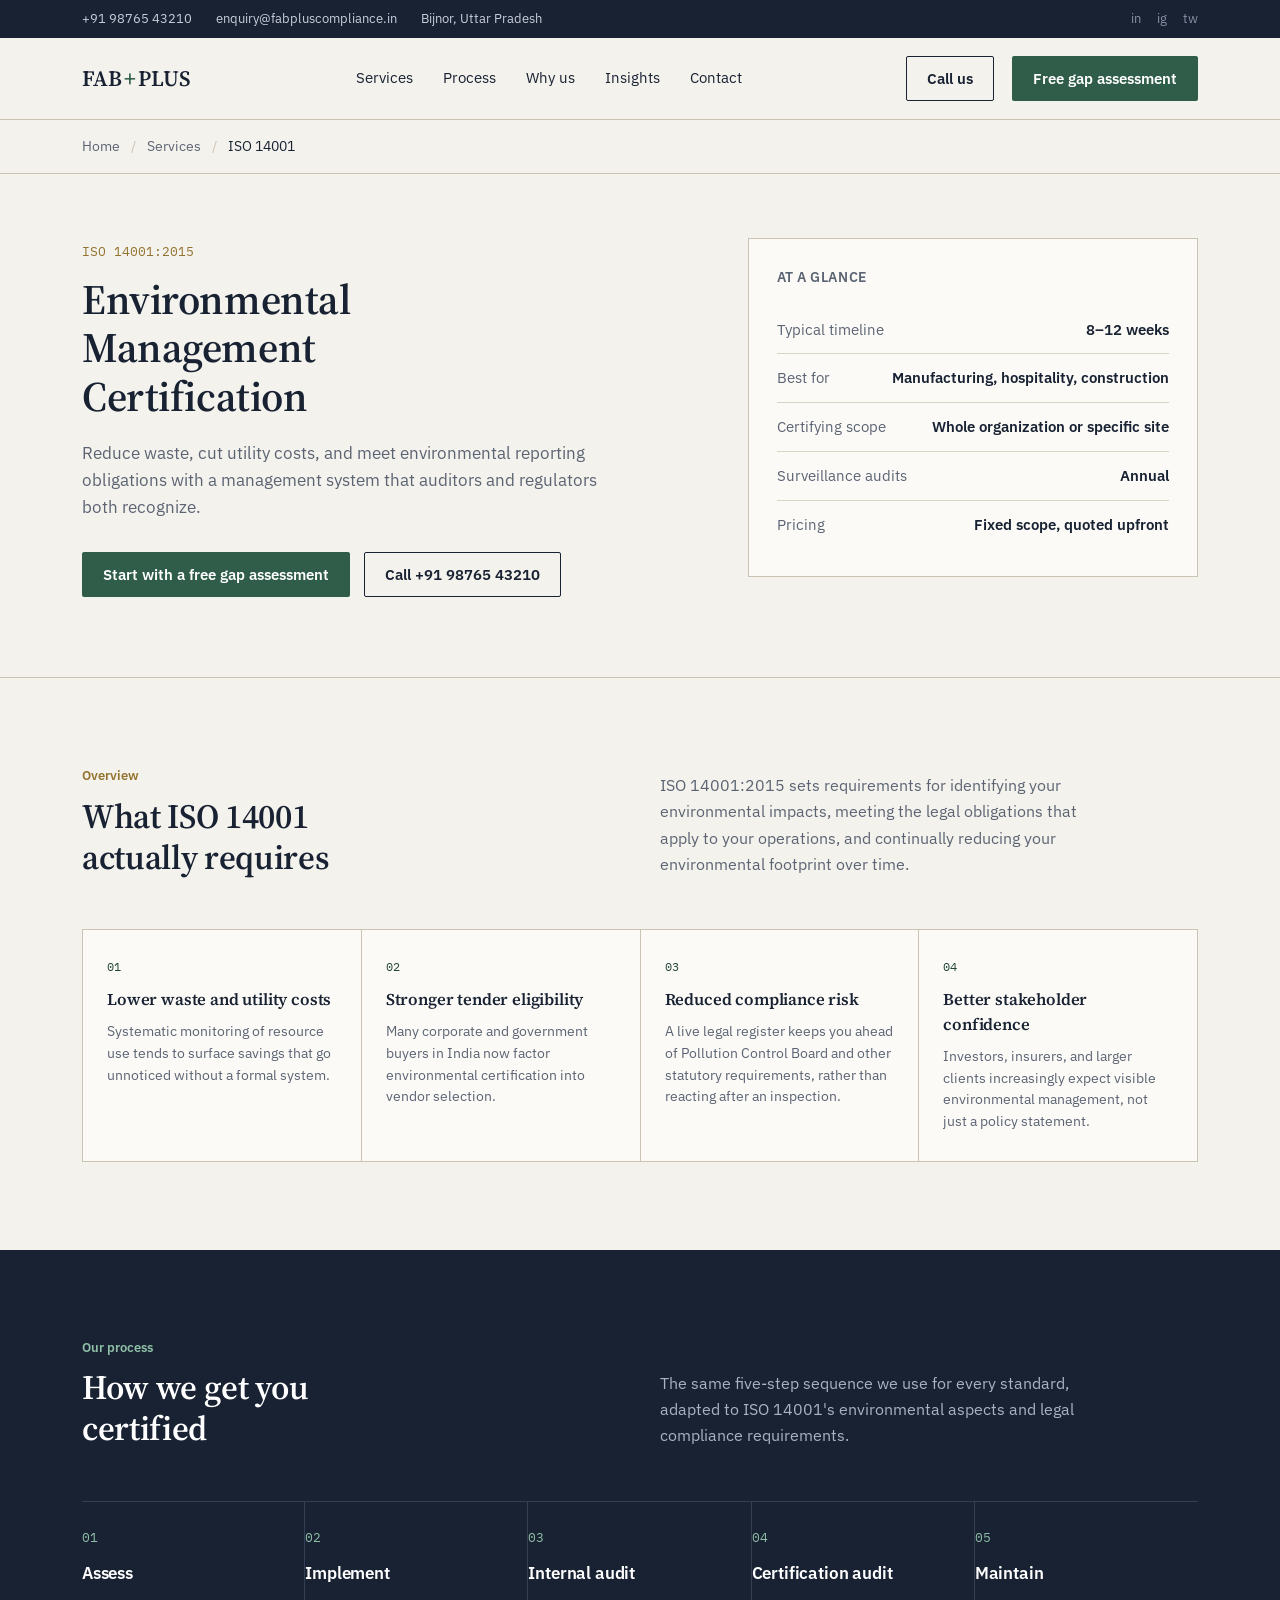
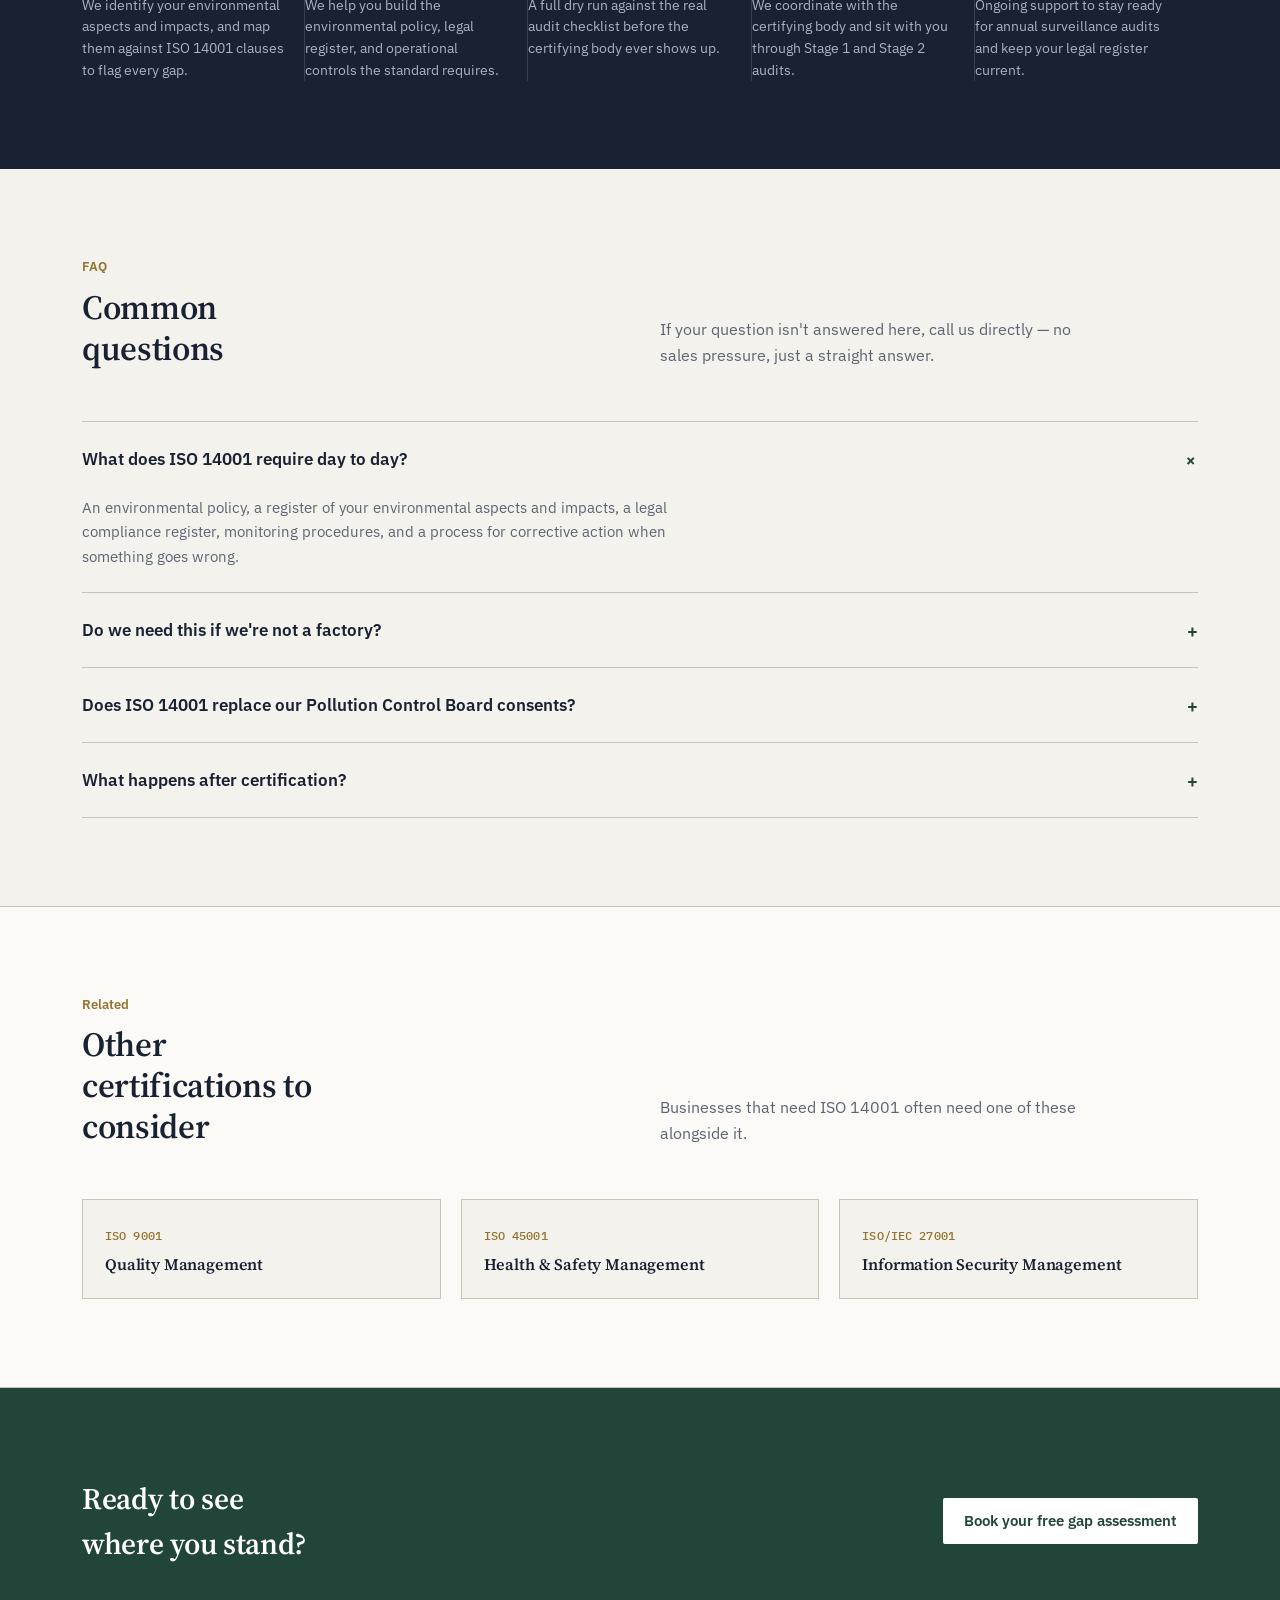
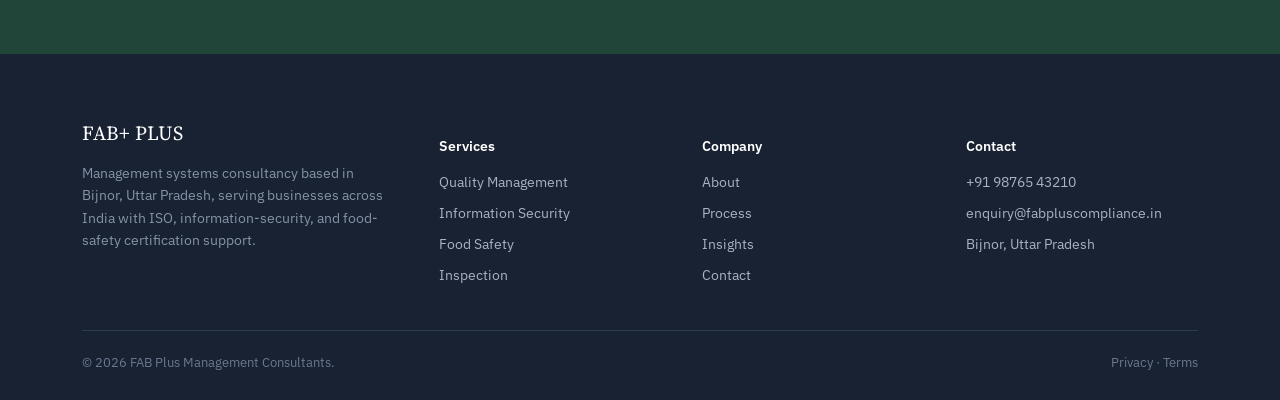
<file: services/iso-14001.html>
<!DOCTYPE html>
<html lang="en">
<head>
<meta charset="UTF-8">
<meta name="viewport" content="width=device-width, initial-scale=1">
<title>ISO 14001:2015 Environmental Management Certification in India | FAB+ Plus</title>
<meta name="description" content="Get ISO 14001:2015 Environmental Management certification in India. Free gap assessment, fixed-scope pricing, senior consultants who sit through your actual audit.">
<link rel="stylesheet" href="../assets/styles.css">
<script type="application/ld+json">
{
  "@context": "https://schema.org",
  "@type": "Service",
  "serviceType": "ISO 14001:2015 Environmental Management System Certification",
  "provider": {
    "@type": "LocalBusiness",
    "name": "FAB+ Plus Management Consultants",
    "areaServed": "India"
  },
  "description": "ISO 14001:2015 Environmental Management System certification consulting, from gap assessment through certification audit."
}
</script>
<script type="application/ld+json">
{
  "@context": "https://schema.org",
  "@type": "FAQPage",
  "mainEntity": [
    {
      "@type": "Question",
      "name": "What does ISO 14001 require day to day?",
      "acceptedAnswer": { "@type": "Answer", "text": "An environmental policy, a register of your environmental aspects and impacts, a legal compliance register, monitoring procedures, and a process for corrective action when something goes wrong." }
    },
    {
      "@type": "Question",
      "name": "Do we need this if we're not a factory?",
      "acceptedAnswer": { "@type": "Answer", "text": "Offices and service businesses can be certified too, with a lighter-weight scope, though the standard delivers the most value for resource- or waste-heavy operations." }
    },
    {
      "@type": "Question",
      "name": "Does ISO 14001 replace our Pollution Control Board consents?",
      "acceptedAnswer": { "@type": "Answer", "text": "No. ISO 14001 is a management-system certification that complements your statutory approvals, such as Consent to Establish or Consent to Operate — it doesn't replace them." }
    },
    {
      "@type": "Question",
      "name": "What happens after certification?",
      "acceptedAnswer": { "@type": "Answer", "text": "Certification bodies conduct annual surveillance audits to confirm you're maintaining the system and keeping your legal register up to date." }
    }
  ]
}
</script>
</head>
<body>

<div class="utility">
  <div class="wrap">
    <div class="utility-left">
      <a href="tel:+919876543210">+91 98765 43210</a>
      <a href="mailto:enquiry@fabpluscompliance.in">enquiry@fabpluscompliance.in</a>
      <span>Bijnor, Uttar Pradesh</span>
    </div>
    <div class="utility-right">
      <a href="#" aria-label="LinkedIn">in</a>
      <a href="#" aria-label="Instagram">ig</a>
      <a href="#" aria-label="Twitter">tw</a>
    </div>
  </div>
</div>

<header class="main">
  <nav class="nav wrap">
    <a href="../index.html" class="logo">FAB<span class="plus">+</span> PLUS</a>
    <ul class="navlinks">
      <li><a href="../index.html#services">Services</a></li>
      <li><a href="../index.html#process">Process</a></li>
      <li><a href="../index.html#why">Why us</a></li>
      <li><a href="../index.html#insights">Insights</a></li>
      <li><a href="#" class="js-open-assessment">Contact</a></li>
    </ul>
    <div class="nav-cta">
      <a href="tel:+919876543210" class="btn btn-ghost">Call us</a>
      <a href="#" class="btn btn-primary js-open-assessment">Free gap assessment</a>
    </div>
    <button class="menu-toggle" id="menuToggle" aria-label="Open menu" aria-expanded="false" aria-controls="mobileDrawer">
      <span></span><span></span><span></span>
    </button>
  </nav>
</header>

<div class="drawer-backdrop" id="drawerBackdrop"></div>
<nav class="mobile-drawer" id="mobileDrawer" aria-hidden="true">
  <ul>
    <li><a href="../index.html#services">Services</a></li>
    <li><a href="../index.html#process">Process</a></li>
    <li><a href="../index.html#why">Why us</a></li>
    <li><a href="../index.html#insights">Insights</a></li>
    <li><a href="#" class="js-open-assessment">Contact</a></li>
  </ul>
  <a href="tel:+919876543210" class="btn btn-ghost">Call +91 98765 43210</a>
  <a href="#" class="btn btn-primary js-open-assessment">Free gap assessment</a>
</nav>

<div class="breadcrumb">
  <div class="wrap">
    <a href="../index.html">Home</a>
    <span class="sep">/</span>
    <a href="../index.html#services">Services</a>
    <span class="sep">/</span>
    <span class="current">ISO 14001</span>
  </div>
</div>

<section class="service-hero">
  <div class="wrap">
    <div>
      <span class="eyebrow-code">ISO 14001:2015</span>
      <h1>Environmental Management Certification</h1>
      <p class="sub">Reduce waste, cut utility costs, and meet environmental reporting obligations with a management system that auditors and regulators both recognize.</p>
      <div class="ctas">
        <a href="#" class="btn btn-primary js-open-assessment">Start with a free gap assessment</a>
        <a href="tel:+919876543210" class="btn btn-ghost">Call +91 98765 43210</a>
      </div>
    </div>
    <div class="fact-panel">
      <h3>At a glance</h3>
      <div class="fact-row"><span class="k">Typical timeline</span><span class="v">8–12 weeks</span></div>
      <div class="fact-row"><span class="k">Best for</span><span class="v">Manufacturing, hospitality, construction</span></div>
      <div class="fact-row"><span class="k">Certifying scope</span><span class="v">Whole organization or specific site</span></div>
      <div class="fact-row"><span class="k">Surveillance audits</span><span class="v">Annual</span></div>
      <div class="fact-row"><span class="k">Pricing</span><span class="v">Fixed scope, quoted upfront</span></div>
    </div>
  </div>
</section>

<section>
  <div class="wrap">
    <div class="section-head">
      <div><span class="eyebrow">Overview</span><h2>What ISO 14001 actually requires</h2></div>
      <p class="desc">ISO 14001:2015 sets requirements for identifying your environmental impacts, meeting the legal obligations that apply to your operations, and continually reducing your environmental footprint over time.</p>
    </div>
    <div class="benefits-grid">
      <div class="benefit-item">
        <span class="idx">01</span>
        <h3>Lower waste and utility costs</h3>
        <p>Systematic monitoring of resource use tends to surface savings that go unnoticed without a formal system.</p>
      </div>
      <div class="benefit-item">
        <span class="idx">02</span>
        <h3>Stronger tender eligibility</h3>
        <p>Many corporate and government buyers in India now factor environmental certification into vendor selection.</p>
      </div>
      <div class="benefit-item">
        <span class="idx">03</span>
        <h3>Reduced compliance risk</h3>
        <p>A live legal register keeps you ahead of Pollution Control Board and other statutory requirements, rather than reacting after an inspection.</p>
      </div>
      <div class="benefit-item">
        <span class="idx">04</span>
        <h3>Better stakeholder confidence</h3>
        <p>Investors, insurers, and larger clients increasingly expect visible environmental management, not just a policy statement.</p>
      </div>
    </div>
  </div>
</section>

<section class="process">
  <div class="wrap">
    <div class="section-head">
      <div><span class="eyebrow">Our process</span><h2>How we get you certified</h2></div>
      <p class="desc">The same five-step sequence we use for every standard, adapted to ISO 14001's environmental aspects and legal compliance requirements.</p>
    </div>
    <div class="steps">
      <div class="step"><span class="num">01</span><h3>Assess</h3><p>We identify your environmental aspects and impacts, and map them against ISO 14001 clauses to flag every gap.</p></div>
      <div class="step"><span class="num">02</span><h3>Implement</h3><p>We help you build the environmental policy, legal register, and operational controls the standard requires.</p></div>
      <div class="step"><span class="num">03</span><h3>Internal audit</h3><p>A full dry run against the real audit checklist before the certifying body ever shows up.</p></div>
      <div class="step"><span class="num">04</span><h3>Certification audit</h3><p>We coordinate with the certifying body and sit with you through Stage 1 and Stage 2 audits.</p></div>
      <div class="step"><span class="num">05</span><h3>Maintain</h3><p>Ongoing support to stay ready for annual surveillance audits and keep your legal register current.</p></div>
    </div>
  </div>
</section>

<section>
  <div class="wrap">
    <div class="section-head">
      <div><span class="eyebrow">FAQ</span><h2>Common questions</h2></div>
      <p class="desc">If your question isn't answered here, call us directly — no sales pressure, just a straight answer.</p>
    </div>
    <div class="faq">
      <div class="faq-item is-open">
        <button class="faq-q"><span>What does ISO 14001 require day to day?</span><span class="plus">+</span></button>
        <div class="faq-a"><p>An environmental policy, a register of your environmental aspects and impacts, a legal compliance register, monitoring procedures, and a process for corrective action when something goes wrong.</p></div>
      </div>
      <div class="faq-item">
        <button class="faq-q"><span>Do we need this if we're not a factory?</span><span class="plus">+</span></button>
        <div class="faq-a"><p>Offices and service businesses can be certified too, with a lighter-weight scope, though the standard delivers the most value for resource- or waste-heavy operations.</p></div>
      </div>
      <div class="faq-item">
        <button class="faq-q"><span>Does ISO 14001 replace our Pollution Control Board consents?</span><span class="plus">+</span></button>
        <div class="faq-a"><p>No. ISO 14001 is a management-system certification that complements your statutory approvals, such as Consent to Establish or Consent to Operate — it doesn't replace them.</p></div>
      </div>
      <div class="faq-item">
        <button class="faq-q"><span>What happens after certification?</span><span class="plus">+</span></button>
        <div class="faq-a"><p>Certification bodies conduct annual surveillance audits to confirm you're maintaining the system and keeping your legal register up to date.</p></div>
      </div>
    </div>
  </div>
</section>

<section class="related">
  <div class="wrap">
    <div class="section-head">
      <div><span class="eyebrow">Related</span><h2>Other certifications to consider</h2></div>
      <p class="desc">Businesses that need ISO 14001 often need one of these alongside it.</p>
    </div>
    <div class="related-grid">
      <a href="iso-9001.html" class="related-card">
        <span class="code">ISO 9001</span>
        <h3>Quality Management</h3>
      </a>
      <a href="iso-45001.html" class="related-card">
        <span class="code">ISO 45001</span>
        <h3>Health &amp; Safety Management</h3>
      </a>
      <a href="iso-27001.html" class="related-card">
        <span class="code">ISO/IEC 27001</span>
        <h3>Information Security Management</h3>
      </a>
    </div>
  </div>
</section>

<section class="cta-band">
  <div class="wrap">
    <h2>Ready to see where you stand?</h2>
    <a href="#" class="btn btn-primary js-open-assessment">Book your free gap assessment</a>
  </div>
</section>

<div class="modal-overlay" id="assessmentModal" aria-hidden="true">
  <div class="modal-card" role="dialog" aria-modal="true" aria-labelledby="modalTitle">
    <span class="modal-blob modal-blob-1" aria-hidden="true"></span>
    <span class="modal-blob modal-blob-2" aria-hidden="true"></span>
    <button type="button" class="modal-close" aria-label="Close">×</button>
    <div class="modal-head">
      <span class="modal-eyebrow">Free gap assessment</span>
      <h2 id="modalTitle">Let's see where you stand</h2>
      <p>Tell us a bit about your business and which certification you're considering. We'll reply within one business day.</p>
    </div>
    <div class="modal-body">
      <form class="gap-assessment-form" novalidate>
        <input type="hidden" name="access_key" value="YOUR_WEB3FORMS_ACCESS_KEY">
        <input type="hidden" name="subject" value="New free gap assessment request">
        <input type="checkbox" name="botcheck" class="form-honeypot" tabindex="-1" autocomplete="off">

        <div class="form-row">
          <div class="form-field">
            <label for="name">Full name</label>
            <input type="text" id="name" name="name" required>
          </div>
          <div class="form-field">
            <label for="company">Company name</label>
            <input type="text" id="company" name="company">
          </div>
        </div>

        <div class="form-row">
          <div class="form-field">
            <label for="phone">Phone number</label>
            <input type="tel" id="phone" name="phone" required>
          </div>
          <div class="form-field">
            <label for="email">Email</label>
            <input type="email" id="email" name="email" required>
          </div>
        </div>

        <div class="form-field">
          <label for="service">Certification you're considering</label>
          <select id="service" name="service">
            <option>ISO 9001 — Quality Management</option>
            <option selected>ISO 14001 — Environmental Management</option>
            <option>ISO/IEC 27001 — Information Security</option>
            <option>HACCP / GMP — Food Safety</option>
            <option>ISO 45001 — Health &amp; Safety</option>
            <option>ISO 17025 — Laboratory Management</option>
            <option>Product Conformity &amp; Inspection</option>
            <option>Not sure yet</option>
          </select>
        </div>

        <div class="form-field">
          <label for="message">Anything else we should know? (optional)</label>
          <textarea id="message" name="message"></textarea>
        </div>

        <button type="submit" class="form-submit-btn">Request my free gap assessment</button>
        <p class="form-note">Prefer to talk instead? Call +91 98765 43210.</p>
        <div class="form-status" role="status" aria-live="polite"></div>
      </form>
    </div>
  </div>
</div>

<footer>
  <div class="wrap">
    <div class="foot-grid">
      <div>
        <div class="foot-brand">FAB+ PLUS</div>
        <p class="foot-desc">Management systems consultancy based in Bijnor, Uttar Pradesh, serving businesses across India with ISO, information-security, and food-safety certification support.</p>
      </div>
      <div>
        <h4>Services</h4>
        <ul>
          <li><a href="iso-9001.html">Quality Management</a></li>
          <li><a href="iso-27001.html">Information Security</a></li>
          <li><a href="haccp.html">Food Safety</a></li>
          <li><a href="inspection.html">Inspection</a></li>
        </ul>
      </div>
      <div>
        <h4>Company</h4>
        <ul>
          <li><a href="../about.html">About</a></li>
          <li><a href="../index.html#process">Process</a></li>
          <li><a href="../insights/index.html">Insights</a></li>
          <li><a href="#" class="js-open-assessment">Contact</a></li>
        </ul>
      </div>
      <div>
        <h4>Contact</h4>
        <ul>
          <li><a href="tel:+919876543210">+91 98765 43210</a></li>
          <li><a href="mailto:enquiry@fabpluscompliance.in">enquiry@fabpluscompliance.in</a></li>
          <li>Bijnor, Uttar Pradesh</li>
        </ul>
      </div>
    </div>
    <div class="foot-bottom">
      <span>© 2026 FAB Plus Management Consultants.</span>
      <span>Privacy · Terms</span>
    </div>
  </div>
</footer>

<script src="../assets/nav.js" defer></script>
</body>
</html>
</file>
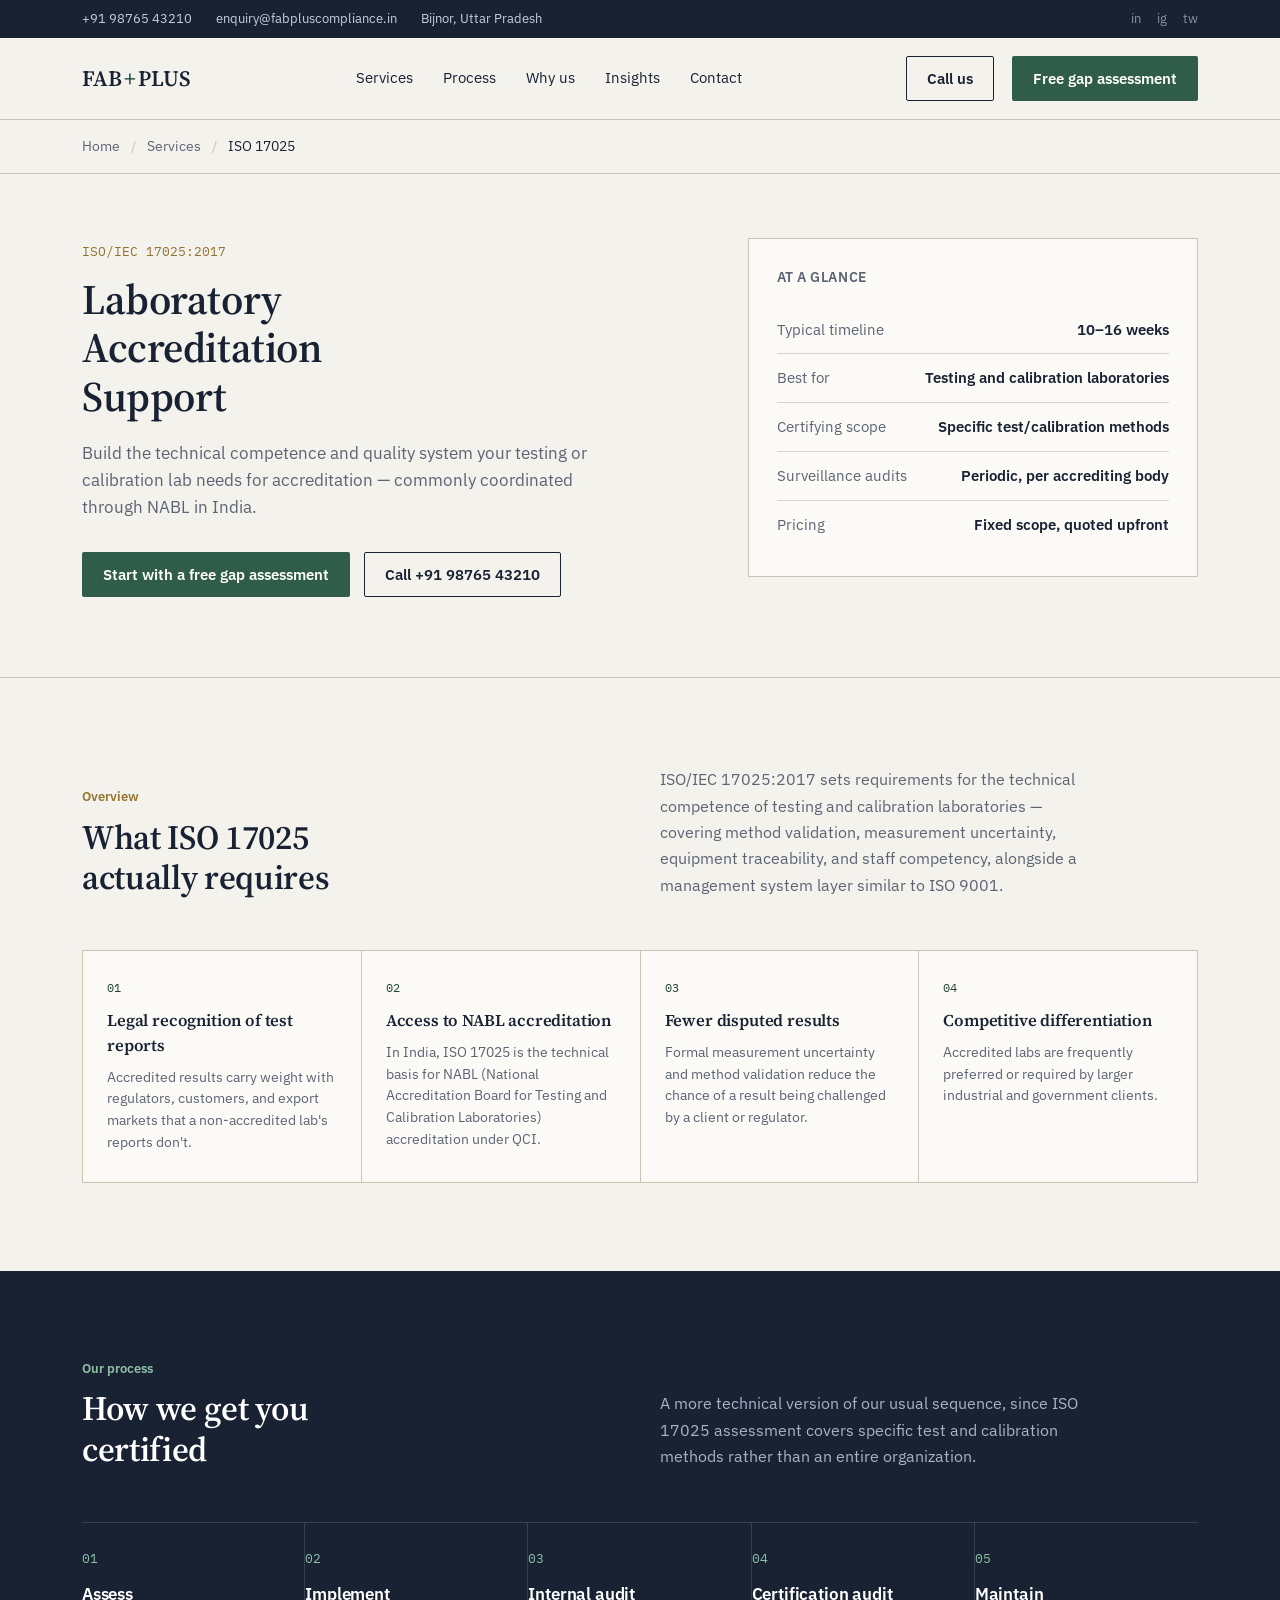
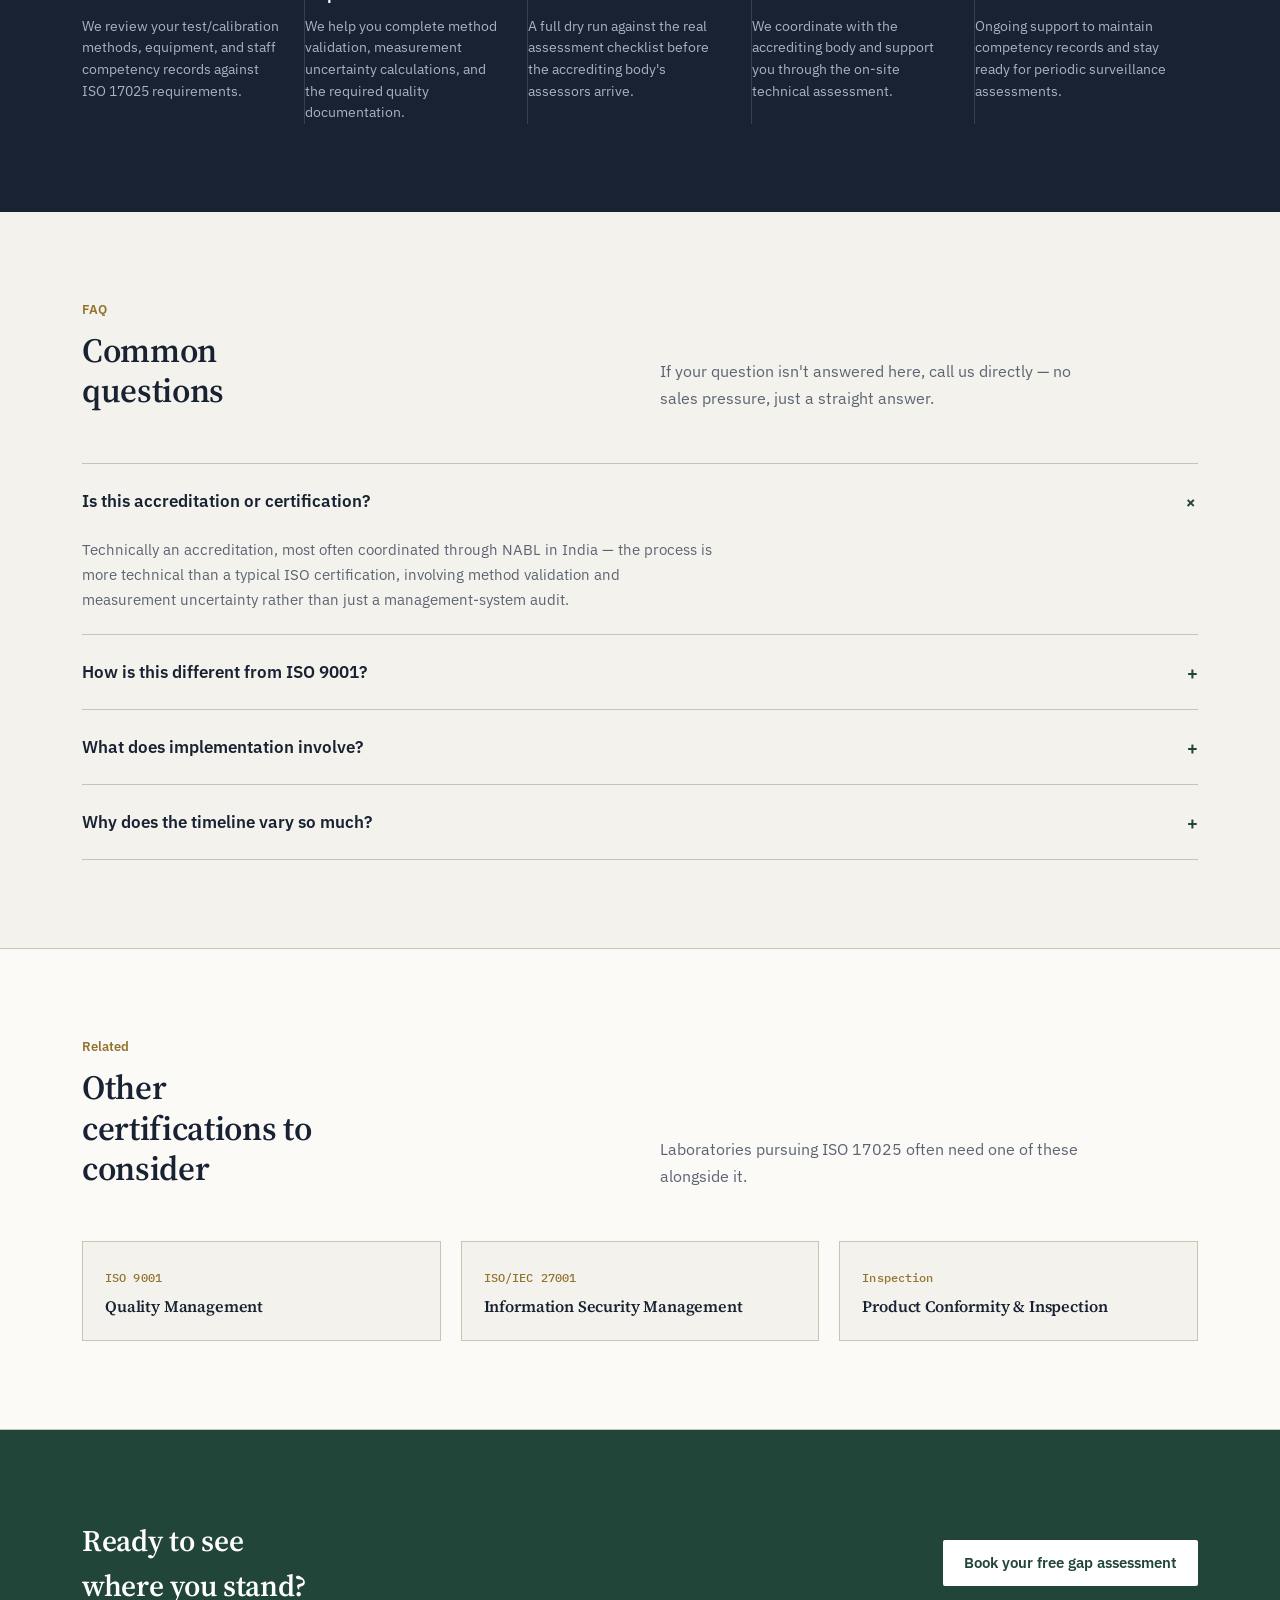
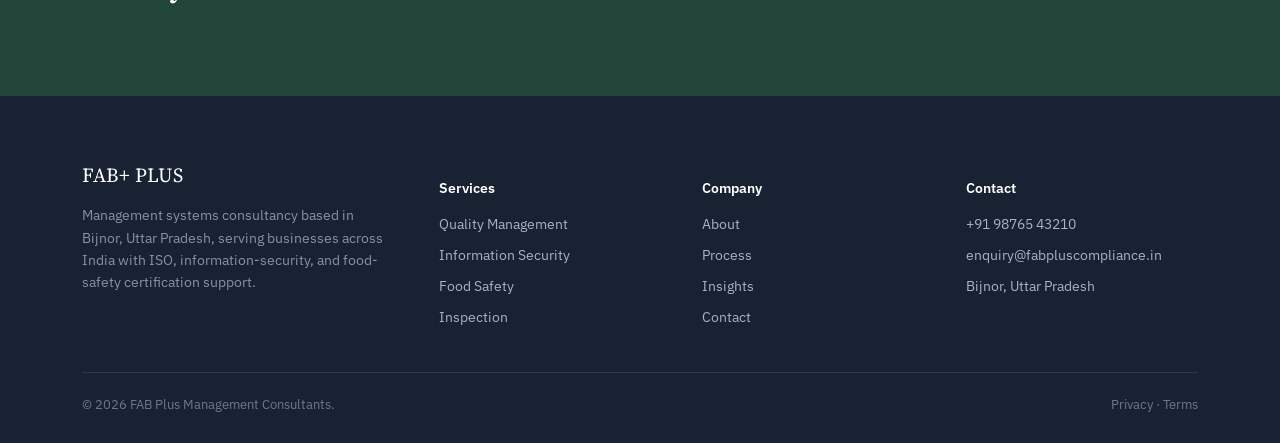
<file: services/iso-17025.html>
<!DOCTYPE html>
<html lang="en">
<head>
<meta charset="UTF-8">
<meta name="viewport" content="width=device-width, initial-scale=1">
<title>ISO/IEC 17025 Laboratory Accreditation Support in India | FAB+ Plus</title>
<meta name="description" content="Get ISO/IEC 17025 testing and calibration laboratory accreditation support in India. Free gap assessment, fixed-scope pricing, senior consultants who guide you through NABL assessment.">
<link rel="stylesheet" href="../assets/styles.css">
<script type="application/ld+json">
{
  "@context": "https://schema.org",
  "@type": "Service",
  "serviceType": "ISO/IEC 17025:2017 Laboratory Accreditation Support",
  "provider": {
    "@type": "LocalBusiness",
    "name": "FAB+ Plus Management Consultants",
    "areaServed": "India"
  },
  "description": "ISO/IEC 17025:2017 testing and calibration laboratory accreditation consulting, from gap assessment through assessment audit."
}
</script>
<script type="application/ld+json">
{
  "@context": "https://schema.org",
  "@type": "FAQPage",
  "mainEntity": [
    {
      "@type": "Question",
      "name": "Is this accreditation or certification?",
      "acceptedAnswer": { "@type": "Answer", "text": "Technically an accreditation, most often coordinated through NABL in India — the process is more technical than a typical ISO certification, involving method validation and measurement uncertainty rather than just a management-system audit." }
    },
    {
      "@type": "Question",
      "name": "How is this different from ISO 9001?",
      "acceptedAnswer": { "@type": "Answer", "text": "ISO 17025 covers technical competence for specific test or calibration methods; ISO 9001 covers general quality management across a business. Many labs pursue both." }
    },
    {
      "@type": "Question",
      "name": "What does implementation involve?",
      "acceptedAnswer": { "@type": "Answer", "text": "Method validation, equipment calibration and traceability, competency records for technical staff, and participation in proficiency testing schemes." }
    },
    {
      "@type": "Question",
      "name": "Why does the timeline vary so much?",
      "acceptedAnswer": { "@type": "Answer", "text": "It depends heavily on how many test methods are in scope and whether proficiency testing rounds — which run on external schedules — are available when you need them." }
    }
  ]
}
</script>
</head>
<body>

<div class="utility">
  <div class="wrap">
    <div class="utility-left">
      <a href="tel:+919876543210">+91 98765 43210</a>
      <a href="mailto:enquiry@fabpluscompliance.in">enquiry@fabpluscompliance.in</a>
      <span>Bijnor, Uttar Pradesh</span>
    </div>
    <div class="utility-right">
      <a href="#" aria-label="LinkedIn">in</a>
      <a href="#" aria-label="Instagram">ig</a>
      <a href="#" aria-label="Twitter">tw</a>
    </div>
  </div>
</div>

<header class="main">
  <nav class="nav wrap">
    <a href="../index.html" class="logo">FAB<span class="plus">+</span> PLUS</a>
    <ul class="navlinks">
      <li><a href="../index.html#services">Services</a></li>
      <li><a href="../index.html#process">Process</a></li>
      <li><a href="../index.html#why">Why us</a></li>
      <li><a href="../index.html#insights">Insights</a></li>
      <li><a href="#" class="js-open-assessment">Contact</a></li>
    </ul>
    <div class="nav-cta">
      <a href="tel:+919876543210" class="btn btn-ghost">Call us</a>
      <a href="#" class="btn btn-primary js-open-assessment">Free gap assessment</a>
    </div>
    <button class="menu-toggle" id="menuToggle" aria-label="Open menu" aria-expanded="false" aria-controls="mobileDrawer">
      <span></span><span></span><span></span>
    </button>
  </nav>
</header>

<div class="drawer-backdrop" id="drawerBackdrop"></div>
<nav class="mobile-drawer" id="mobileDrawer" aria-hidden="true">
  <ul>
    <li><a href="../index.html#services">Services</a></li>
    <li><a href="../index.html#process">Process</a></li>
    <li><a href="../index.html#why">Why us</a></li>
    <li><a href="../index.html#insights">Insights</a></li>
    <li><a href="#" class="js-open-assessment">Contact</a></li>
  </ul>
  <a href="tel:+919876543210" class="btn btn-ghost">Call +91 98765 43210</a>
  <a href="#" class="btn btn-primary js-open-assessment">Free gap assessment</a>
</nav>

<div class="breadcrumb">
  <div class="wrap">
    <a href="../index.html">Home</a>
    <span class="sep">/</span>
    <a href="../index.html#services">Services</a>
    <span class="sep">/</span>
    <span class="current">ISO 17025</span>
  </div>
</div>

<section class="service-hero">
  <div class="wrap">
    <div>
      <span class="eyebrow-code">ISO/IEC 17025:2017</span>
      <h1>Laboratory Accreditation Support</h1>
      <p class="sub">Build the technical competence and quality system your testing or calibration lab needs for accreditation — commonly coordinated through NABL in India.</p>
      <div class="ctas">
        <a href="#" class="btn btn-primary js-open-assessment">Start with a free gap assessment</a>
        <a href="tel:+919876543210" class="btn btn-ghost">Call +91 98765 43210</a>
      </div>
    </div>
    <div class="fact-panel">
      <h3>At a glance</h3>
      <div class="fact-row"><span class="k">Typical timeline</span><span class="v">10–16 weeks</span></div>
      <div class="fact-row"><span class="k">Best for</span><span class="v">Testing and calibration laboratories</span></div>
      <div class="fact-row"><span class="k">Certifying scope</span><span class="v">Specific test/calibration methods</span></div>
      <div class="fact-row"><span class="k">Surveillance audits</span><span class="v">Periodic, per accrediting body</span></div>
      <div class="fact-row"><span class="k">Pricing</span><span class="v">Fixed scope, quoted upfront</span></div>
    </div>
  </div>
</section>

<section>
  <div class="wrap">
    <div class="section-head">
      <div><span class="eyebrow">Overview</span><h2>What ISO 17025 actually requires</h2></div>
      <p class="desc">ISO/IEC 17025:2017 sets requirements for the technical competence of testing and calibration laboratories — covering method validation, measurement uncertainty, equipment traceability, and staff competency, alongside a management system layer similar to ISO 9001.</p>
    </div>
    <div class="benefits-grid">
      <div class="benefit-item">
        <span class="idx">01</span>
        <h3>Legal recognition of test reports</h3>
        <p>Accredited results carry weight with regulators, customers, and export markets that a non-accredited lab's reports don't.</p>
      </div>
      <div class="benefit-item">
        <span class="idx">02</span>
        <h3>Access to NABL accreditation</h3>
        <p>In India, ISO 17025 is the technical basis for NABL (National Accreditation Board for Testing and Calibration Laboratories) accreditation under QCI.</p>
      </div>
      <div class="benefit-item">
        <span class="idx">03</span>
        <h3>Fewer disputed results</h3>
        <p>Formal measurement uncertainty and method validation reduce the chance of a result being challenged by a client or regulator.</p>
      </div>
      <div class="benefit-item">
        <span class="idx">04</span>
        <h3>Competitive differentiation</h3>
        <p>Accredited labs are frequently preferred or required by larger industrial and government clients.</p>
      </div>
    </div>
  </div>
</section>

<section class="process">
  <div class="wrap">
    <div class="section-head">
      <div><span class="eyebrow">Our process</span><h2>How we get you certified</h2></div>
      <p class="desc">A more technical version of our usual sequence, since ISO 17025 assessment covers specific test and calibration methods rather than an entire organization.</p>
    </div>
    <div class="steps">
      <div class="step"><span class="num">01</span><h3>Assess</h3><p>We review your test/calibration methods, equipment, and staff competency records against ISO 17025 requirements.</p></div>
      <div class="step"><span class="num">02</span><h3>Implement</h3><p>We help you complete method validation, measurement uncertainty calculations, and the required quality documentation.</p></div>
      <div class="step"><span class="num">03</span><h3>Internal audit</h3><p>A full dry run against the real assessment checklist before the accrediting body's assessors arrive.</p></div>
      <div class="step"><span class="num">04</span><h3>Certification audit</h3><p>We coordinate with the accrediting body and support you through the on-site technical assessment.</p></div>
      <div class="step"><span class="num">05</span><h3>Maintain</h3><p>Ongoing support to maintain competency records and stay ready for periodic surveillance assessments.</p></div>
    </div>
  </div>
</section>

<section>
  <div class="wrap">
    <div class="section-head">
      <div><span class="eyebrow">FAQ</span><h2>Common questions</h2></div>
      <p class="desc">If your question isn't answered here, call us directly — no sales pressure, just a straight answer.</p>
    </div>
    <div class="faq">
      <div class="faq-item is-open">
        <button class="faq-q"><span>Is this accreditation or certification?</span><span class="plus">+</span></button>
        <div class="faq-a"><p>Technically an accreditation, most often coordinated through NABL in India — the process is more technical than a typical ISO certification, involving method validation and measurement uncertainty rather than just a management-system audit.</p></div>
      </div>
      <div class="faq-item">
        <button class="faq-q"><span>How is this different from ISO 9001?</span><span class="plus">+</span></button>
        <div class="faq-a"><p>ISO 17025 covers technical competence for specific test or calibration methods; ISO 9001 covers general quality management across a business. Many labs pursue both.</p></div>
      </div>
      <div class="faq-item">
        <button class="faq-q"><span>What does implementation involve?</span><span class="plus">+</span></button>
        <div class="faq-a"><p>Method validation, equipment calibration and traceability, competency records for technical staff, and participation in proficiency testing schemes.</p></div>
      </div>
      <div class="faq-item">
        <button class="faq-q"><span>Why does the timeline vary so much?</span><span class="plus">+</span></button>
        <div class="faq-a"><p>It depends heavily on how many test methods are in scope and whether proficiency testing rounds — which run on external schedules — are available when you need them.</p></div>
      </div>
    </div>
  </div>
</section>

<section class="related">
  <div class="wrap">
    <div class="section-head">
      <div><span class="eyebrow">Related</span><h2>Other certifications to consider</h2></div>
      <p class="desc">Laboratories pursuing ISO 17025 often need one of these alongside it.</p>
    </div>
    <div class="related-grid">
      <a href="iso-9001.html" class="related-card">
        <span class="code">ISO 9001</span>
        <h3>Quality Management</h3>
      </a>
      <a href="iso-27001.html" class="related-card">
        <span class="code">ISO/IEC 27001</span>
        <h3>Information Security Management</h3>
      </a>
      <a href="inspection.html" class="related-card">
        <span class="code">Inspection</span>
        <h3>Product Conformity &amp; Inspection</h3>
      </a>
    </div>
  </div>
</section>

<section class="cta-band">
  <div class="wrap">
    <h2>Ready to see where you stand?</h2>
    <a href="#" class="btn btn-primary js-open-assessment">Book your free gap assessment</a>
  </div>
</section>

<div class="modal-overlay" id="assessmentModal" aria-hidden="true">
  <div class="modal-card" role="dialog" aria-modal="true" aria-labelledby="modalTitle">
    <span class="modal-blob modal-blob-1" aria-hidden="true"></span>
    <span class="modal-blob modal-blob-2" aria-hidden="true"></span>
    <button type="button" class="modal-close" aria-label="Close">×</button>
    <div class="modal-head">
      <span class="modal-eyebrow">Free gap assessment</span>
      <h2 id="modalTitle">Let's see where you stand</h2>
      <p>Tell us a bit about your business and which certification you're considering. We'll reply within one business day.</p>
    </div>
    <div class="modal-body">
      <form class="gap-assessment-form" novalidate>
        <input type="hidden" name="access_key" value="YOUR_WEB3FORMS_ACCESS_KEY">
        <input type="hidden" name="subject" value="New free gap assessment request">
        <input type="checkbox" name="botcheck" class="form-honeypot" tabindex="-1" autocomplete="off">

        <div class="form-row">
          <div class="form-field">
            <label for="name">Full name</label>
            <input type="text" id="name" name="name" required>
          </div>
          <div class="form-field">
            <label for="company">Company name</label>
            <input type="text" id="company" name="company">
          </div>
        </div>

        <div class="form-row">
          <div class="form-field">
            <label for="phone">Phone number</label>
            <input type="tel" id="phone" name="phone" required>
          </div>
          <div class="form-field">
            <label for="email">Email</label>
            <input type="email" id="email" name="email" required>
          </div>
        </div>

        <div class="form-field">
          <label for="service">Certification you're considering</label>
          <select id="service" name="service">
            <option>ISO 9001 — Quality Management</option>
            <option>ISO 14001 — Environmental Management</option>
            <option>ISO/IEC 27001 — Information Security</option>
            <option>HACCP / GMP — Food Safety</option>
            <option>ISO 45001 — Health &amp; Safety</option>
            <option selected>ISO 17025 — Laboratory Management</option>
            <option>Product Conformity &amp; Inspection</option>
            <option>Not sure yet</option>
          </select>
        </div>

        <div class="form-field">
          <label for="message">Anything else we should know? (optional)</label>
          <textarea id="message" name="message"></textarea>
        </div>

        <button type="submit" class="form-submit-btn">Request my free gap assessment</button>
        <p class="form-note">Prefer to talk instead? Call +91 98765 43210.</p>
        <div class="form-status" role="status" aria-live="polite"></div>
      </form>
    </div>
  </div>
</div>

<footer>
  <div class="wrap">
    <div class="foot-grid">
      <div>
        <div class="foot-brand">FAB+ PLUS</div>
        <p class="foot-desc">Management systems consultancy based in Bijnor, Uttar Pradesh, serving businesses across India with ISO, information-security, and food-safety certification support.</p>
      </div>
      <div>
        <h4>Services</h4>
        <ul>
          <li><a href="iso-9001.html">Quality Management</a></li>
          <li><a href="iso-27001.html">Information Security</a></li>
          <li><a href="haccp.html">Food Safety</a></li>
          <li><a href="inspection.html">Inspection</a></li>
        </ul>
      </div>
      <div>
        <h4>Company</h4>
        <ul>
          <li><a href="../about.html">About</a></li>
          <li><a href="../index.html#process">Process</a></li>
          <li><a href="../insights/index.html">Insights</a></li>
          <li><a href="#" class="js-open-assessment">Contact</a></li>
        </ul>
      </div>
      <div>
        <h4>Contact</h4>
        <ul>
          <li><a href="tel:+919876543210">+91 98765 43210</a></li>
          <li><a href="mailto:enquiry@fabpluscompliance.in">enquiry@fabpluscompliance.in</a></li>
          <li>Bijnor, Uttar Pradesh</li>
        </ul>
      </div>
    </div>
    <div class="foot-bottom">
      <span>© 2026 FAB Plus Management Consultants.</span>
      <span>Privacy · Terms</span>
    </div>
  </div>
</footer>

<script src="../assets/nav.js" defer></script>
</body>
</html>
</file>
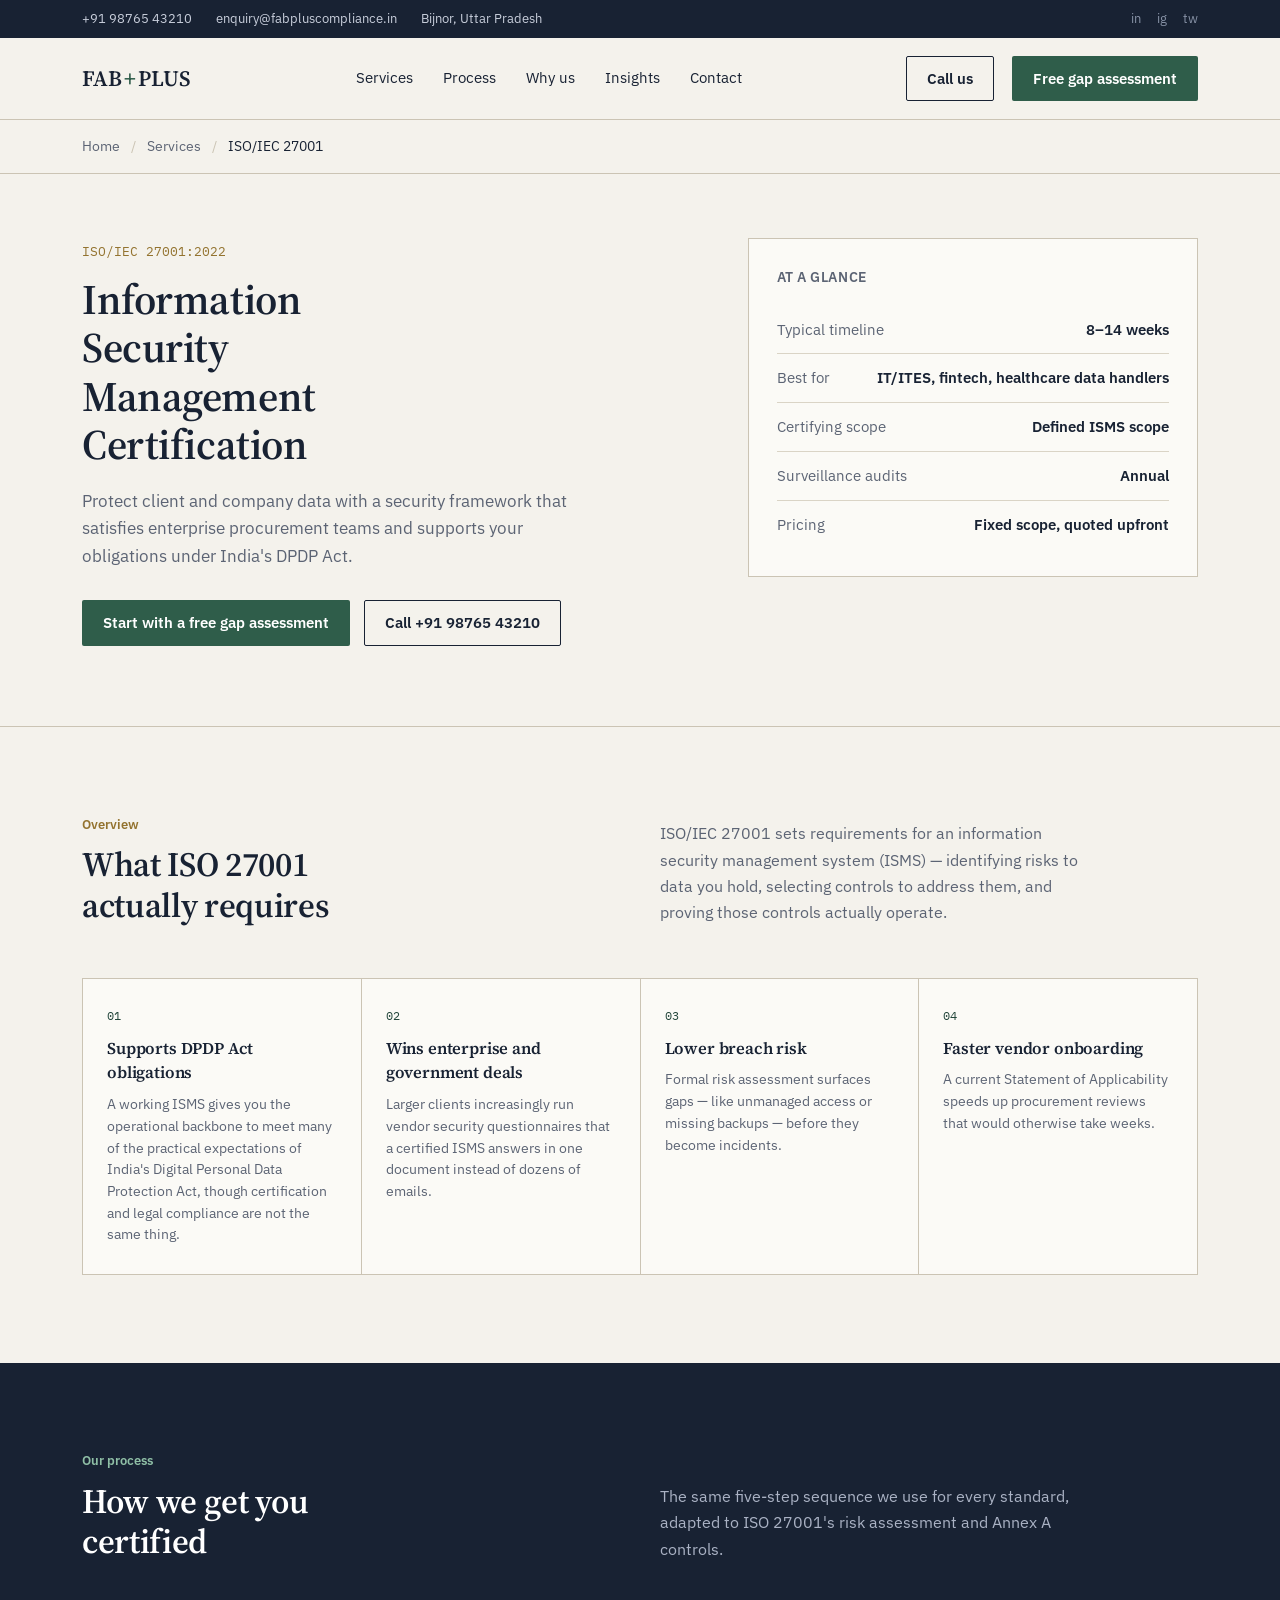
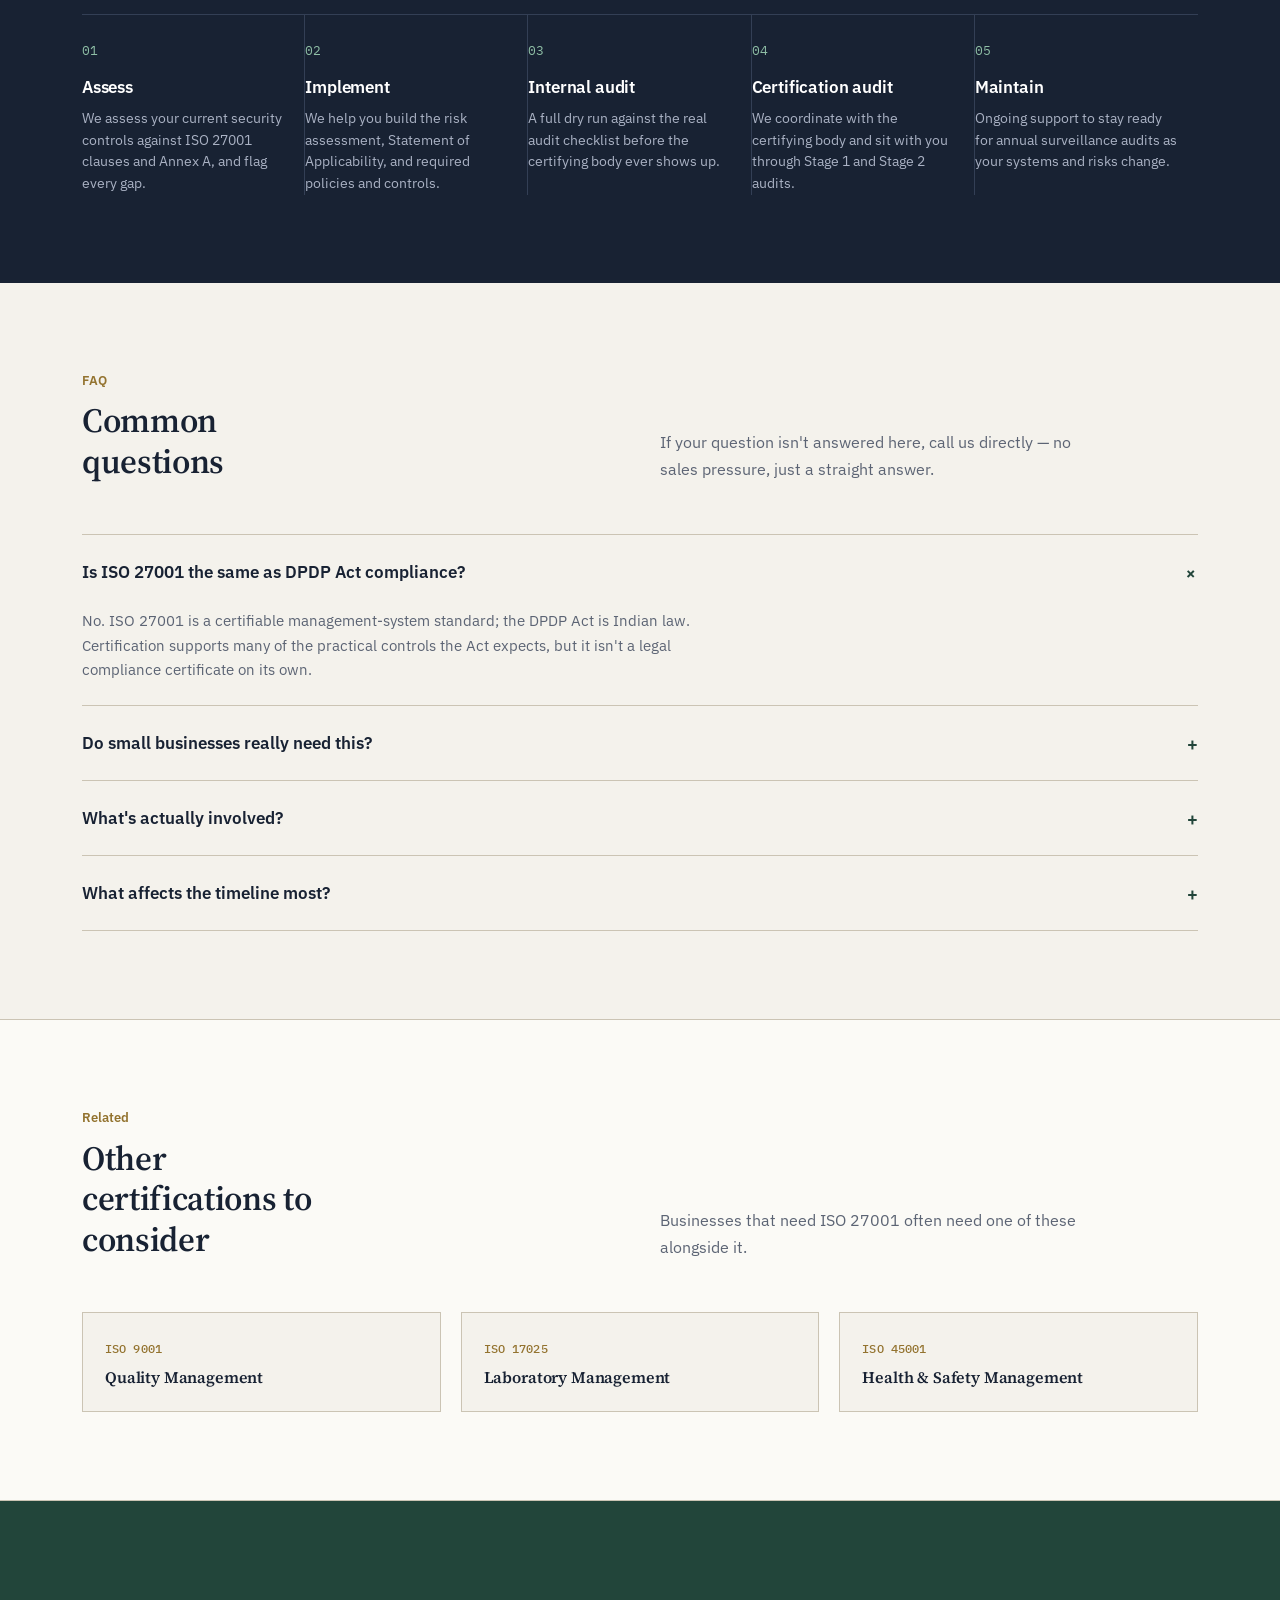
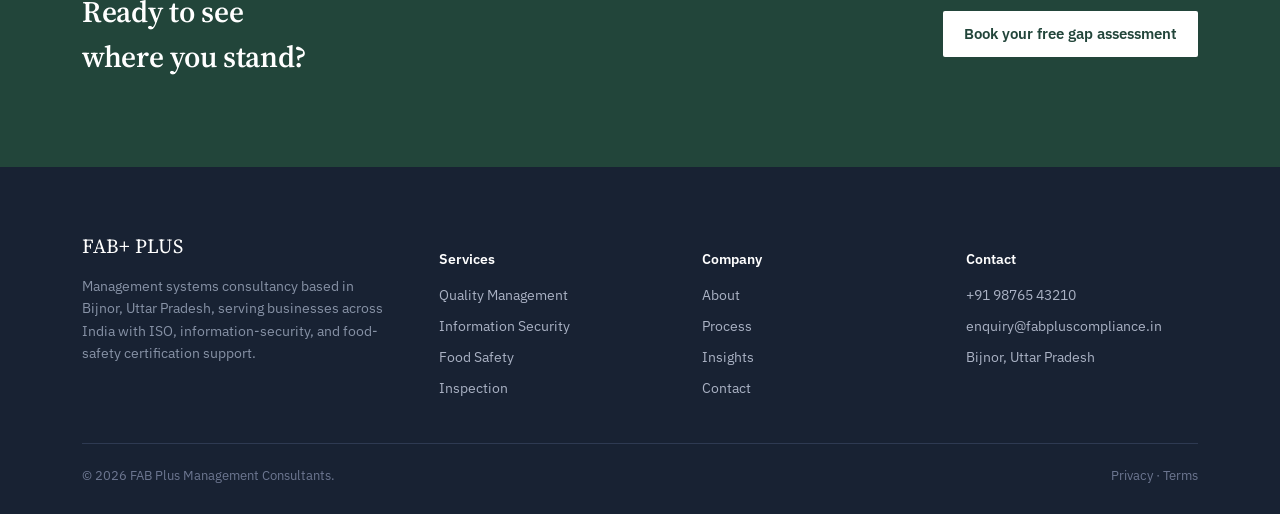
<file: services/iso-27001.html>
<!DOCTYPE html>
<html lang="en">
<head>
<meta charset="UTF-8">
<meta name="viewport" content="width=device-width, initial-scale=1">
<title>ISO/IEC 27001 Information Security Certification in India | FAB+ Plus</title>
<meta name="description" content="Get ISO/IEC 27001 Information Security Management certification in India. Free gap assessment, fixed-scope pricing, senior consultants who sit through your actual audit.">
<link rel="stylesheet" href="../assets/styles.css">
<script type="application/ld+json">
{
  "@context": "https://schema.org",
  "@type": "Service",
  "serviceType": "ISO/IEC 27001 Information Security Management System Certification",
  "provider": {
    "@type": "LocalBusiness",
    "name": "FAB+ Plus Management Consultants",
    "areaServed": "India"
  },
  "description": "ISO/IEC 27001 Information Security Management System certification consulting, from gap assessment through certification audit."
}
</script>
<script type="application/ld+json">
{
  "@context": "https://schema.org",
  "@type": "FAQPage",
  "mainEntity": [
    {
      "@type": "Question",
      "name": "Is ISO 27001 the same as DPDP Act compliance?",
      "acceptedAnswer": { "@type": "Answer", "text": "No. ISO 27001 is a certifiable management-system standard; the DPDP Act is Indian law. Certification supports many of the practical controls the Act expects, but it isn't a legal compliance certificate on its own." }
    },
    {
      "@type": "Question",
      "name": "Do small businesses really need this?",
      "acceptedAnswer": { "@type": "Answer", "text": "Increasingly, yes — enterprise and government clients now routinely ask smaller vendors for ISO 27001 as part of due diligence before signing a contract." }
    },
    {
      "@type": "Question",
      "name": "What's actually involved?",
      "acceptedAnswer": { "@type": "Answer", "text": "A risk assessment, a Statement of Applicability describing which Annex A controls apply to you, implementation of those controls, an internal audit, and then the certification audit itself." }
    },
    {
      "@type": "Question",
      "name": "What affects the timeline most?",
      "acceptedAnswer": { "@type": "Answer", "text": "How mature your existing IT documentation and access controls already are — businesses starting from scratch take longer than those with some structure in place." }
    }
  ]
}
</script>
</head>
<body>

<div class="utility">
  <div class="wrap">
    <div class="utility-left">
      <a href="tel:+919876543210">+91 98765 43210</a>
      <a href="mailto:enquiry@fabpluscompliance.in">enquiry@fabpluscompliance.in</a>
      <span>Bijnor, Uttar Pradesh</span>
    </div>
    <div class="utility-right">
      <a href="#" aria-label="LinkedIn">in</a>
      <a href="#" aria-label="Instagram">ig</a>
      <a href="#" aria-label="Twitter">tw</a>
    </div>
  </div>
</div>

<header class="main">
  <nav class="nav wrap">
    <a href="../index.html" class="logo">FAB<span class="plus">+</span> PLUS</a>
    <ul class="navlinks">
      <li><a href="../index.html#services">Services</a></li>
      <li><a href="../index.html#process">Process</a></li>
      <li><a href="../index.html#why">Why us</a></li>
      <li><a href="../index.html#insights">Insights</a></li>
      <li><a href="#" class="js-open-assessment">Contact</a></li>
    </ul>
    <div class="nav-cta">
      <a href="tel:+919876543210" class="btn btn-ghost">Call us</a>
      <a href="#" class="btn btn-primary js-open-assessment">Free gap assessment</a>
    </div>
    <button class="menu-toggle" id="menuToggle" aria-label="Open menu" aria-expanded="false" aria-controls="mobileDrawer">
      <span></span><span></span><span></span>
    </button>
  </nav>
</header>

<div class="drawer-backdrop" id="drawerBackdrop"></div>
<nav class="mobile-drawer" id="mobileDrawer" aria-hidden="true">
  <ul>
    <li><a href="../index.html#services">Services</a></li>
    <li><a href="../index.html#process">Process</a></li>
    <li><a href="../index.html#why">Why us</a></li>
    <li><a href="../index.html#insights">Insights</a></li>
    <li><a href="#" class="js-open-assessment">Contact</a></li>
  </ul>
  <a href="tel:+919876543210" class="btn btn-ghost">Call +91 98765 43210</a>
  <a href="#" class="btn btn-primary js-open-assessment">Free gap assessment</a>
</nav>

<div class="breadcrumb">
  <div class="wrap">
    <a href="../index.html">Home</a>
    <span class="sep">/</span>
    <a href="../index.html#services">Services</a>
    <span class="sep">/</span>
    <span class="current">ISO/IEC 27001</span>
  </div>
</div>

<section class="service-hero">
  <div class="wrap">
    <div>
      <span class="eyebrow-code">ISO/IEC 27001:2022</span>
      <h1>Information Security Management Certification</h1>
      <p class="sub">Protect client and company data with a security framework that satisfies enterprise procurement teams and supports your obligations under India's DPDP Act.</p>
      <div class="ctas">
        <a href="#" class="btn btn-primary js-open-assessment">Start with a free gap assessment</a>
        <a href="tel:+919876543210" class="btn btn-ghost">Call +91 98765 43210</a>
      </div>
    </div>
    <div class="fact-panel">
      <h3>At a glance</h3>
      <div class="fact-row"><span class="k">Typical timeline</span><span class="v">8–14 weeks</span></div>
      <div class="fact-row"><span class="k">Best for</span><span class="v">IT/ITES, fintech, healthcare data handlers</span></div>
      <div class="fact-row"><span class="k">Certifying scope</span><span class="v">Defined ISMS scope</span></div>
      <div class="fact-row"><span class="k">Surveillance audits</span><span class="v">Annual</span></div>
      <div class="fact-row"><span class="k">Pricing</span><span class="v">Fixed scope, quoted upfront</span></div>
    </div>
  </div>
</section>

<section>
  <div class="wrap">
    <div class="section-head">
      <div><span class="eyebrow">Overview</span><h2>What ISO 27001 actually requires</h2></div>
      <p class="desc">ISO/IEC 27001 sets requirements for an information security management system (ISMS) — identifying risks to data you hold, selecting controls to address them, and proving those controls actually operate.</p>
    </div>
    <div class="benefits-grid">
      <div class="benefit-item">
        <span class="idx">01</span>
        <h3>Supports DPDP Act obligations</h3>
        <p>A working ISMS gives you the operational backbone to meet many of the practical expectations of India's Digital Personal Data Protection Act, though certification and legal compliance are not the same thing.</p>
      </div>
      <div class="benefit-item">
        <span class="idx">02</span>
        <h3>Wins enterprise and government deals</h3>
        <p>Larger clients increasingly run vendor security questionnaires that a certified ISMS answers in one document instead of dozens of emails.</p>
      </div>
      <div class="benefit-item">
        <span class="idx">03</span>
        <h3>Lower breach risk</h3>
        <p>Formal risk assessment surfaces gaps — like unmanaged access or missing backups — before they become incidents.</p>
      </div>
      <div class="benefit-item">
        <span class="idx">04</span>
        <h3>Faster vendor onboarding</h3>
        <p>A current Statement of Applicability speeds up procurement reviews that would otherwise take weeks.</p>
      </div>
    </div>
  </div>
</section>

<section class="process">
  <div class="wrap">
    <div class="section-head">
      <div><span class="eyebrow">Our process</span><h2>How we get you certified</h2></div>
      <p class="desc">The same five-step sequence we use for every standard, adapted to ISO 27001's risk assessment and Annex A controls.</p>
    </div>
    <div class="steps">
      <div class="step"><span class="num">01</span><h3>Assess</h3><p>We assess your current security controls against ISO 27001 clauses and Annex A, and flag every gap.</p></div>
      <div class="step"><span class="num">02</span><h3>Implement</h3><p>We help you build the risk assessment, Statement of Applicability, and required policies and controls.</p></div>
      <div class="step"><span class="num">03</span><h3>Internal audit</h3><p>A full dry run against the real audit checklist before the certifying body ever shows up.</p></div>
      <div class="step"><span class="num">04</span><h3>Certification audit</h3><p>We coordinate with the certifying body and sit with you through Stage 1 and Stage 2 audits.</p></div>
      <div class="step"><span class="num">05</span><h3>Maintain</h3><p>Ongoing support to stay ready for annual surveillance audits as your systems and risks change.</p></div>
    </div>
  </div>
</section>

<section>
  <div class="wrap">
    <div class="section-head">
      <div><span class="eyebrow">FAQ</span><h2>Common questions</h2></div>
      <p class="desc">If your question isn't answered here, call us directly — no sales pressure, just a straight answer.</p>
    </div>
    <div class="faq">
      <div class="faq-item is-open">
        <button class="faq-q"><span>Is ISO 27001 the same as DPDP Act compliance?</span><span class="plus">+</span></button>
        <div class="faq-a"><p>No. ISO 27001 is a certifiable management-system standard; the DPDP Act is Indian law. Certification supports many of the practical controls the Act expects, but it isn't a legal compliance certificate on its own.</p></div>
      </div>
      <div class="faq-item">
        <button class="faq-q"><span>Do small businesses really need this?</span><span class="plus">+</span></button>
        <div class="faq-a"><p>Increasingly, yes — enterprise and government clients now routinely ask smaller vendors for ISO 27001 as part of due diligence before signing a contract.</p></div>
      </div>
      <div class="faq-item">
        <button class="faq-q"><span>What's actually involved?</span><span class="plus">+</span></button>
        <div class="faq-a"><p>A risk assessment, a Statement of Applicability describing which Annex A controls apply to you, implementation of those controls, an internal audit, and then the certification audit itself.</p></div>
      </div>
      <div class="faq-item">
        <button class="faq-q"><span>What affects the timeline most?</span><span class="plus">+</span></button>
        <div class="faq-a"><p>How mature your existing IT documentation and access controls already are — businesses starting from scratch take longer than those with some structure in place.</p></div>
      </div>
    </div>
  </div>
</section>

<section class="related">
  <div class="wrap">
    <div class="section-head">
      <div><span class="eyebrow">Related</span><h2>Other certifications to consider</h2></div>
      <p class="desc">Businesses that need ISO 27001 often need one of these alongside it.</p>
    </div>
    <div class="related-grid">
      <a href="iso-9001.html" class="related-card">
        <span class="code">ISO 9001</span>
        <h3>Quality Management</h3>
      </a>
      <a href="iso-17025.html" class="related-card">
        <span class="code">ISO 17025</span>
        <h3>Laboratory Management</h3>
      </a>
      <a href="iso-45001.html" class="related-card">
        <span class="code">ISO 45001</span>
        <h3>Health &amp; Safety Management</h3>
      </a>
    </div>
  </div>
</section>

<section class="cta-band">
  <div class="wrap">
    <h2>Ready to see where you stand?</h2>
    <a href="#" class="btn btn-primary js-open-assessment">Book your free gap assessment</a>
  </div>
</section>

<div class="modal-overlay" id="assessmentModal" aria-hidden="true">
  <div class="modal-card" role="dialog" aria-modal="true" aria-labelledby="modalTitle">
    <span class="modal-blob modal-blob-1" aria-hidden="true"></span>
    <span class="modal-blob modal-blob-2" aria-hidden="true"></span>
    <button type="button" class="modal-close" aria-label="Close">×</button>
    <div class="modal-head">
      <span class="modal-eyebrow">Free gap assessment</span>
      <h2 id="modalTitle">Let's see where you stand</h2>
      <p>Tell us a bit about your business and which certification you're considering. We'll reply within one business day.</p>
    </div>
    <div class="modal-body">
      <form class="gap-assessment-form" novalidate>
        <input type="hidden" name="access_key" value="YOUR_WEB3FORMS_ACCESS_KEY">
        <input type="hidden" name="subject" value="New free gap assessment request">
        <input type="checkbox" name="botcheck" class="form-honeypot" tabindex="-1" autocomplete="off">

        <div class="form-row">
          <div class="form-field">
            <label for="name">Full name</label>
            <input type="text" id="name" name="name" required>
          </div>
          <div class="form-field">
            <label for="company">Company name</label>
            <input type="text" id="company" name="company">
          </div>
        </div>

        <div class="form-row">
          <div class="form-field">
            <label for="phone">Phone number</label>
            <input type="tel" id="phone" name="phone" required>
          </div>
          <div class="form-field">
            <label for="email">Email</label>
            <input type="email" id="email" name="email" required>
          </div>
        </div>

        <div class="form-field">
          <label for="service">Certification you're considering</label>
          <select id="service" name="service">
            <option>ISO 9001 — Quality Management</option>
            <option>ISO 14001 — Environmental Management</option>
            <option selected>ISO/IEC 27001 — Information Security</option>
            <option>HACCP / GMP — Food Safety</option>
            <option>ISO 45001 — Health &amp; Safety</option>
            <option>ISO 17025 — Laboratory Management</option>
            <option>Product Conformity &amp; Inspection</option>
            <option>Not sure yet</option>
          </select>
        </div>

        <div class="form-field">
          <label for="message">Anything else we should know? (optional)</label>
          <textarea id="message" name="message"></textarea>
        </div>

        <button type="submit" class="form-submit-btn">Request my free gap assessment</button>
        <p class="form-note">Prefer to talk instead? Call +91 98765 43210.</p>
        <div class="form-status" role="status" aria-live="polite"></div>
      </form>
    </div>
  </div>
</div>

<footer>
  <div class="wrap">
    <div class="foot-grid">
      <div>
        <div class="foot-brand">FAB+ PLUS</div>
        <p class="foot-desc">Management systems consultancy based in Bijnor, Uttar Pradesh, serving businesses across India with ISO, information-security, and food-safety certification support.</p>
      </div>
      <div>
        <h4>Services</h4>
        <ul>
          <li><a href="iso-9001.html">Quality Management</a></li>
          <li><a href="iso-27001.html">Information Security</a></li>
          <li><a href="haccp.html">Food Safety</a></li>
          <li><a href="inspection.html">Inspection</a></li>
        </ul>
      </div>
      <div>
        <h4>Company</h4>
        <ul>
          <li><a href="../about.html">About</a></li>
          <li><a href="../index.html#process">Process</a></li>
          <li><a href="../insights/index.html">Insights</a></li>
          <li><a href="#" class="js-open-assessment">Contact</a></li>
        </ul>
      </div>
      <div>
        <h4>Contact</h4>
        <ul>
          <li><a href="tel:+919876543210">+91 98765 43210</a></li>
          <li><a href="mailto:enquiry@fabpluscompliance.in">enquiry@fabpluscompliance.in</a></li>
          <li>Bijnor, Uttar Pradesh</li>
        </ul>
      </div>
    </div>
    <div class="foot-bottom">
      <span>© 2026 FAB Plus Management Consultants.</span>
      <span>Privacy · Terms</span>
    </div>
  </div>
</footer>

<script src="../assets/nav.js" defer></script>
</body>
</html>
</file>
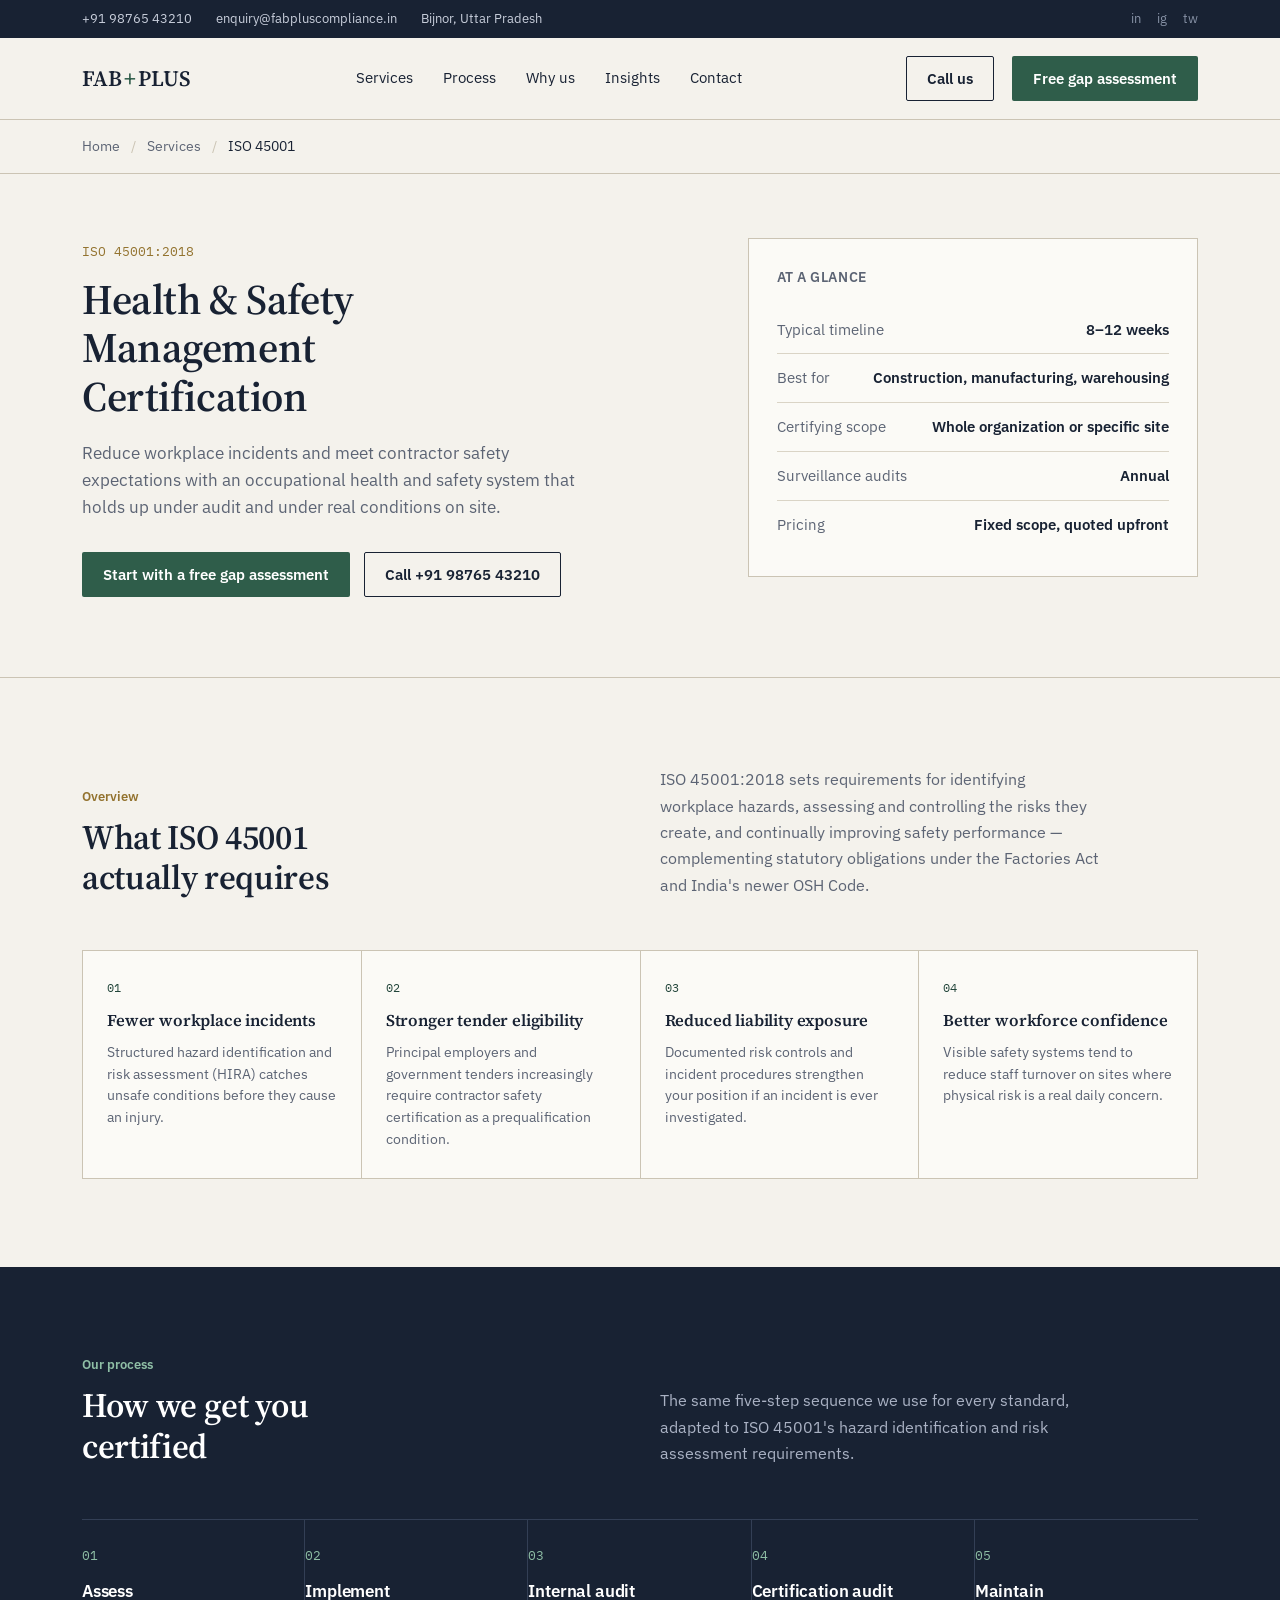
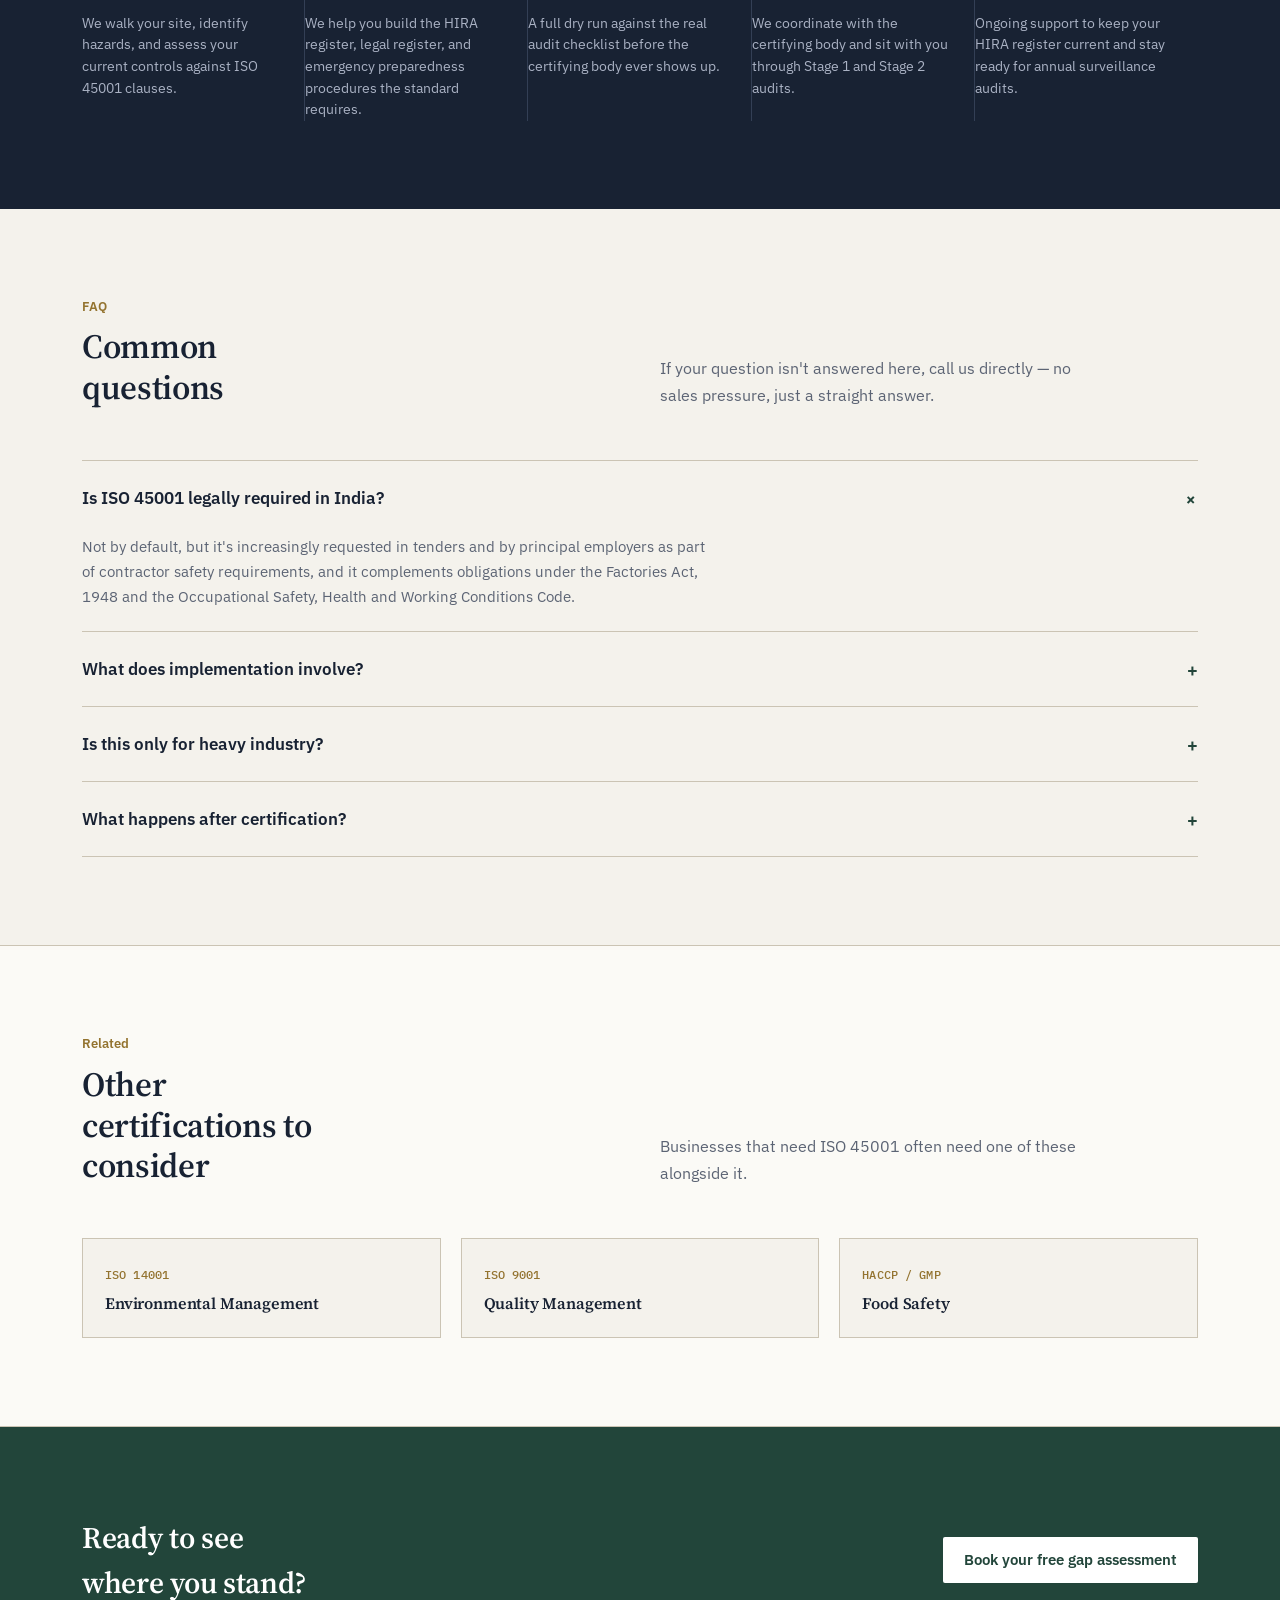
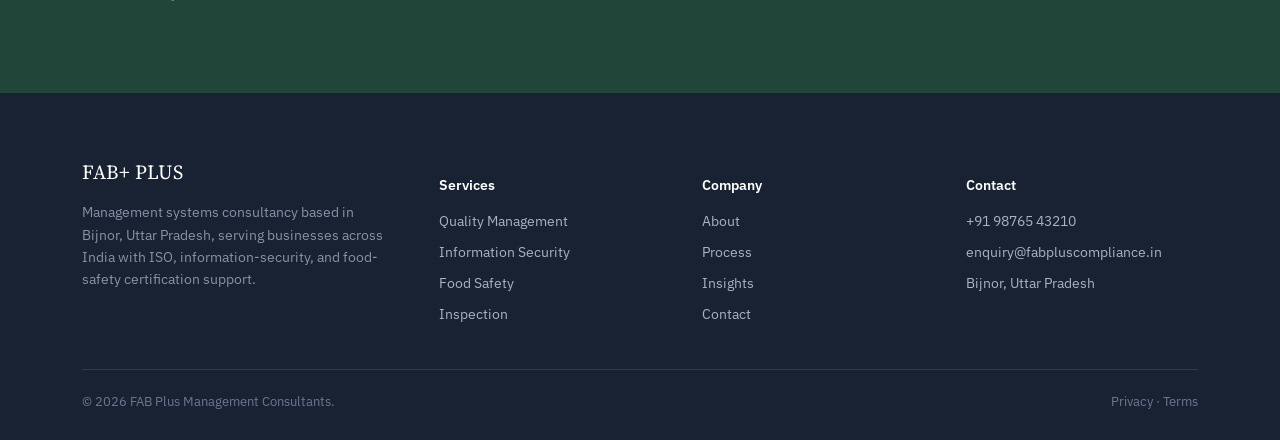
<file: services/iso-45001.html>
<!DOCTYPE html>
<html lang="en">
<head>
<meta charset="UTF-8">
<meta name="viewport" content="width=device-width, initial-scale=1">
<title>ISO 45001 Health &amp; Safety Certification in India | FAB+ Plus</title>
<meta name="description" content="Get ISO 45001 Occupational Health and Safety certification in India. Free gap assessment, fixed-scope pricing, senior consultants who sit through your actual audit.">
<link rel="stylesheet" href="../assets/styles.css">
<script type="application/ld+json">
{
  "@context": "https://schema.org",
  "@type": "Service",
  "serviceType": "ISO 45001:2018 Occupational Health and Safety Management System Certification",
  "provider": {
    "@type": "LocalBusiness",
    "name": "FAB+ Plus Management Consultants",
    "areaServed": "India"
  },
  "description": "ISO 45001:2018 Occupational Health and Safety Management System certification consulting, from gap assessment through certification audit."
}
</script>
<script type="application/ld+json">
{
  "@context": "https://schema.org",
  "@type": "FAQPage",
  "mainEntity": [
    {
      "@type": "Question",
      "name": "Is ISO 45001 legally required in India?",
      "acceptedAnswer": { "@type": "Answer", "text": "Not by default, but it's increasingly requested in tenders and by principal employers as part of contractor safety requirements, and it complements obligations under the Factories Act, 1948 and the Occupational Safety, Health and Working Conditions Code." }
    },
    {
      "@type": "Question",
      "name": "What does implementation involve?",
      "acceptedAnswer": { "@type": "Answer", "text": "Hazard identification and risk assessment (HIRA), a legal register, emergency preparedness planning, and incident investigation procedures." }
    },
    {
      "@type": "Question",
      "name": "Is this only for heavy industry?",
      "acceptedAnswer": { "@type": "Answer", "text": "No — any business with physical risk exposure, including logistics, facilities management, and mid-size manufacturing, benefits from a formal safety system." }
    },
    {
      "@type": "Question",
      "name": "What happens after certification?",
      "acceptedAnswer": { "@type": "Answer", "text": "Annual surveillance audits, plus ongoing updates to your HIRA register as your operations or site conditions change." }
    }
  ]
}
</script>
</head>
<body>

<div class="utility">
  <div class="wrap">
    <div class="utility-left">
      <a href="tel:+919876543210">+91 98765 43210</a>
      <a href="mailto:enquiry@fabpluscompliance.in">enquiry@fabpluscompliance.in</a>
      <span>Bijnor, Uttar Pradesh</span>
    </div>
    <div class="utility-right">
      <a href="#" aria-label="LinkedIn">in</a>
      <a href="#" aria-label="Instagram">ig</a>
      <a href="#" aria-label="Twitter">tw</a>
    </div>
  </div>
</div>

<header class="main">
  <nav class="nav wrap">
    <a href="../index.html" class="logo">FAB<span class="plus">+</span> PLUS</a>
    <ul class="navlinks">
      <li><a href="../index.html#services">Services</a></li>
      <li><a href="../index.html#process">Process</a></li>
      <li><a href="../index.html#why">Why us</a></li>
      <li><a href="../index.html#insights">Insights</a></li>
      <li><a href="#" class="js-open-assessment">Contact</a></li>
    </ul>
    <div class="nav-cta">
      <a href="tel:+919876543210" class="btn btn-ghost">Call us</a>
      <a href="#" class="btn btn-primary js-open-assessment">Free gap assessment</a>
    </div>
    <button class="menu-toggle" id="menuToggle" aria-label="Open menu" aria-expanded="false" aria-controls="mobileDrawer">
      <span></span><span></span><span></span>
    </button>
  </nav>
</header>

<div class="drawer-backdrop" id="drawerBackdrop"></div>
<nav class="mobile-drawer" id="mobileDrawer" aria-hidden="true">
  <ul>
    <li><a href="../index.html#services">Services</a></li>
    <li><a href="../index.html#process">Process</a></li>
    <li><a href="../index.html#why">Why us</a></li>
    <li><a href="../index.html#insights">Insights</a></li>
    <li><a href="#" class="js-open-assessment">Contact</a></li>
  </ul>
  <a href="tel:+919876543210" class="btn btn-ghost">Call +91 98765 43210</a>
  <a href="#" class="btn btn-primary js-open-assessment">Free gap assessment</a>
</nav>

<div class="breadcrumb">
  <div class="wrap">
    <a href="../index.html">Home</a>
    <span class="sep">/</span>
    <a href="../index.html#services">Services</a>
    <span class="sep">/</span>
    <span class="current">ISO 45001</span>
  </div>
</div>

<section class="service-hero">
  <div class="wrap">
    <div>
      <span class="eyebrow-code">ISO 45001:2018</span>
      <h1>Health &amp; Safety Management Certification</h1>
      <p class="sub">Reduce workplace incidents and meet contractor safety expectations with an occupational health and safety system that holds up under audit and under real conditions on site.</p>
      <div class="ctas">
        <a href="#" class="btn btn-primary js-open-assessment">Start with a free gap assessment</a>
        <a href="tel:+919876543210" class="btn btn-ghost">Call +91 98765 43210</a>
      </div>
    </div>
    <div class="fact-panel">
      <h3>At a glance</h3>
      <div class="fact-row"><span class="k">Typical timeline</span><span class="v">8–12 weeks</span></div>
      <div class="fact-row"><span class="k">Best for</span><span class="v">Construction, manufacturing, warehousing</span></div>
      <div class="fact-row"><span class="k">Certifying scope</span><span class="v">Whole organization or specific site</span></div>
      <div class="fact-row"><span class="k">Surveillance audits</span><span class="v">Annual</span></div>
      <div class="fact-row"><span class="k">Pricing</span><span class="v">Fixed scope, quoted upfront</span></div>
    </div>
  </div>
</section>

<section>
  <div class="wrap">
    <div class="section-head">
      <div><span class="eyebrow">Overview</span><h2>What ISO 45001 actually requires</h2></div>
      <p class="desc">ISO 45001:2018 sets requirements for identifying workplace hazards, assessing and controlling the risks they create, and continually improving safety performance — complementing statutory obligations under the Factories Act and India's newer OSH Code.</p>
    </div>
    <div class="benefits-grid">
      <div class="benefit-item">
        <span class="idx">01</span>
        <h3>Fewer workplace incidents</h3>
        <p>Structured hazard identification and risk assessment (HIRA) catches unsafe conditions before they cause an injury.</p>
      </div>
      <div class="benefit-item">
        <span class="idx">02</span>
        <h3>Stronger tender eligibility</h3>
        <p>Principal employers and government tenders increasingly require contractor safety certification as a prequalification condition.</p>
      </div>
      <div class="benefit-item">
        <span class="idx">03</span>
        <h3>Reduced liability exposure</h3>
        <p>Documented risk controls and incident procedures strengthen your position if an incident is ever investigated.</p>
      </div>
      <div class="benefit-item">
        <span class="idx">04</span>
        <h3>Better workforce confidence</h3>
        <p>Visible safety systems tend to reduce staff turnover on sites where physical risk is a real daily concern.</p>
      </div>
    </div>
  </div>
</section>

<section class="process">
  <div class="wrap">
    <div class="section-head">
      <div><span class="eyebrow">Our process</span><h2>How we get you certified</h2></div>
      <p class="desc">The same five-step sequence we use for every standard, adapted to ISO 45001's hazard identification and risk assessment requirements.</p>
    </div>
    <div class="steps">
      <div class="step"><span class="num">01</span><h3>Assess</h3><p>We walk your site, identify hazards, and assess your current controls against ISO 45001 clauses.</p></div>
      <div class="step"><span class="num">02</span><h3>Implement</h3><p>We help you build the HIRA register, legal register, and emergency preparedness procedures the standard requires.</p></div>
      <div class="step"><span class="num">03</span><h3>Internal audit</h3><p>A full dry run against the real audit checklist before the certifying body ever shows up.</p></div>
      <div class="step"><span class="num">04</span><h3>Certification audit</h3><p>We coordinate with the certifying body and sit with you through Stage 1 and Stage 2 audits.</p></div>
      <div class="step"><span class="num">05</span><h3>Maintain</h3><p>Ongoing support to keep your HIRA register current and stay ready for annual surveillance audits.</p></div>
    </div>
  </div>
</section>

<section>
  <div class="wrap">
    <div class="section-head">
      <div><span class="eyebrow">FAQ</span><h2>Common questions</h2></div>
      <p class="desc">If your question isn't answered here, call us directly — no sales pressure, just a straight answer.</p>
    </div>
    <div class="faq">
      <div class="faq-item is-open">
        <button class="faq-q"><span>Is ISO 45001 legally required in India?</span><span class="plus">+</span></button>
        <div class="faq-a"><p>Not by default, but it's increasingly requested in tenders and by principal employers as part of contractor safety requirements, and it complements obligations under the Factories Act, 1948 and the Occupational Safety, Health and Working Conditions Code.</p></div>
      </div>
      <div class="faq-item">
        <button class="faq-q"><span>What does implementation involve?</span><span class="plus">+</span></button>
        <div class="faq-a"><p>Hazard identification and risk assessment (HIRA), a legal register, emergency preparedness planning, and incident investigation procedures.</p></div>
      </div>
      <div class="faq-item">
        <button class="faq-q"><span>Is this only for heavy industry?</span><span class="plus">+</span></button>
        <div class="faq-a"><p>No — any business with physical risk exposure, including logistics, facilities management, and mid-size manufacturing, benefits from a formal safety system.</p></div>
      </div>
      <div class="faq-item">
        <button class="faq-q"><span>What happens after certification?</span><span class="plus">+</span></button>
        <div class="faq-a"><p>Annual surveillance audits, plus ongoing updates to your HIRA register as your operations or site conditions change.</p></div>
      </div>
    </div>
  </div>
</section>

<section class="related">
  <div class="wrap">
    <div class="section-head">
      <div><span class="eyebrow">Related</span><h2>Other certifications to consider</h2></div>
      <p class="desc">Businesses that need ISO 45001 often need one of these alongside it.</p>
    </div>
    <div class="related-grid">
      <a href="iso-14001.html" class="related-card">
        <span class="code">ISO 14001</span>
        <h3>Environmental Management</h3>
      </a>
      <a href="iso-9001.html" class="related-card">
        <span class="code">ISO 9001</span>
        <h3>Quality Management</h3>
      </a>
      <a href="haccp.html" class="related-card">
        <span class="code">HACCP / GMP</span>
        <h3>Food Safety</h3>
      </a>
    </div>
  </div>
</section>

<section class="cta-band">
  <div class="wrap">
    <h2>Ready to see where you stand?</h2>
    <a href="#" class="btn btn-primary js-open-assessment">Book your free gap assessment</a>
  </div>
</section>

<div class="modal-overlay" id="assessmentModal" aria-hidden="true">
  <div class="modal-card" role="dialog" aria-modal="true" aria-labelledby="modalTitle">
    <span class="modal-blob modal-blob-1" aria-hidden="true"></span>
    <span class="modal-blob modal-blob-2" aria-hidden="true"></span>
    <button type="button" class="modal-close" aria-label="Close">×</button>
    <div class="modal-head">
      <span class="modal-eyebrow">Free gap assessment</span>
      <h2 id="modalTitle">Let's see where you stand</h2>
      <p>Tell us a bit about your business and which certification you're considering. We'll reply within one business day.</p>
    </div>
    <div class="modal-body">
      <form class="gap-assessment-form" novalidate>
        <input type="hidden" name="access_key" value="YOUR_WEB3FORMS_ACCESS_KEY">
        <input type="hidden" name="subject" value="New free gap assessment request">
        <input type="checkbox" name="botcheck" class="form-honeypot" tabindex="-1" autocomplete="off">

        <div class="form-row">
          <div class="form-field">
            <label for="name">Full name</label>
            <input type="text" id="name" name="name" required>
          </div>
          <div class="form-field">
            <label for="company">Company name</label>
            <input type="text" id="company" name="company">
          </div>
        </div>

        <div class="form-row">
          <div class="form-field">
            <label for="phone">Phone number</label>
            <input type="tel" id="phone" name="phone" required>
          </div>
          <div class="form-field">
            <label for="email">Email</label>
            <input type="email" id="email" name="email" required>
          </div>
        </div>

        <div class="form-field">
          <label for="service">Certification you're considering</label>
          <select id="service" name="service">
            <option>ISO 9001 — Quality Management</option>
            <option>ISO 14001 — Environmental Management</option>
            <option>ISO/IEC 27001 — Information Security</option>
            <option>HACCP / GMP — Food Safety</option>
            <option selected>ISO 45001 — Health &amp; Safety</option>
            <option>ISO 17025 — Laboratory Management</option>
            <option>Product Conformity &amp; Inspection</option>
            <option>Not sure yet</option>
          </select>
        </div>

        <div class="form-field">
          <label for="message">Anything else we should know? (optional)</label>
          <textarea id="message" name="message"></textarea>
        </div>

        <button type="submit" class="form-submit-btn">Request my free gap assessment</button>
        <p class="form-note">Prefer to talk instead? Call +91 98765 43210.</p>
        <div class="form-status" role="status" aria-live="polite"></div>
      </form>
    </div>
  </div>
</div>

<footer>
  <div class="wrap">
    <div class="foot-grid">
      <div>
        <div class="foot-brand">FAB+ PLUS</div>
        <p class="foot-desc">Management systems consultancy based in Bijnor, Uttar Pradesh, serving businesses across India with ISO, information-security, and food-safety certification support.</p>
      </div>
      <div>
        <h4>Services</h4>
        <ul>
          <li><a href="iso-9001.html">Quality Management</a></li>
          <li><a href="iso-27001.html">Information Security</a></li>
          <li><a href="haccp.html">Food Safety</a></li>
          <li><a href="inspection.html">Inspection</a></li>
        </ul>
      </div>
      <div>
        <h4>Company</h4>
        <ul>
          <li><a href="../about.html">About</a></li>
          <li><a href="../index.html#process">Process</a></li>
          <li><a href="../insights/index.html">Insights</a></li>
          <li><a href="#" class="js-open-assessment">Contact</a></li>
        </ul>
      </div>
      <div>
        <h4>Contact</h4>
        <ul>
          <li><a href="tel:+919876543210">+91 98765 43210</a></li>
          <li><a href="mailto:enquiry@fabpluscompliance.in">enquiry@fabpluscompliance.in</a></li>
          <li>Bijnor, Uttar Pradesh</li>
        </ul>
      </div>
    </div>
    <div class="foot-bottom">
      <span>© 2026 FAB Plus Management Consultants.</span>
      <span>Privacy · Terms</span>
    </div>
  </div>
</footer>

<script src="../assets/nav.js" defer></script>
</body>
</html>
</file>
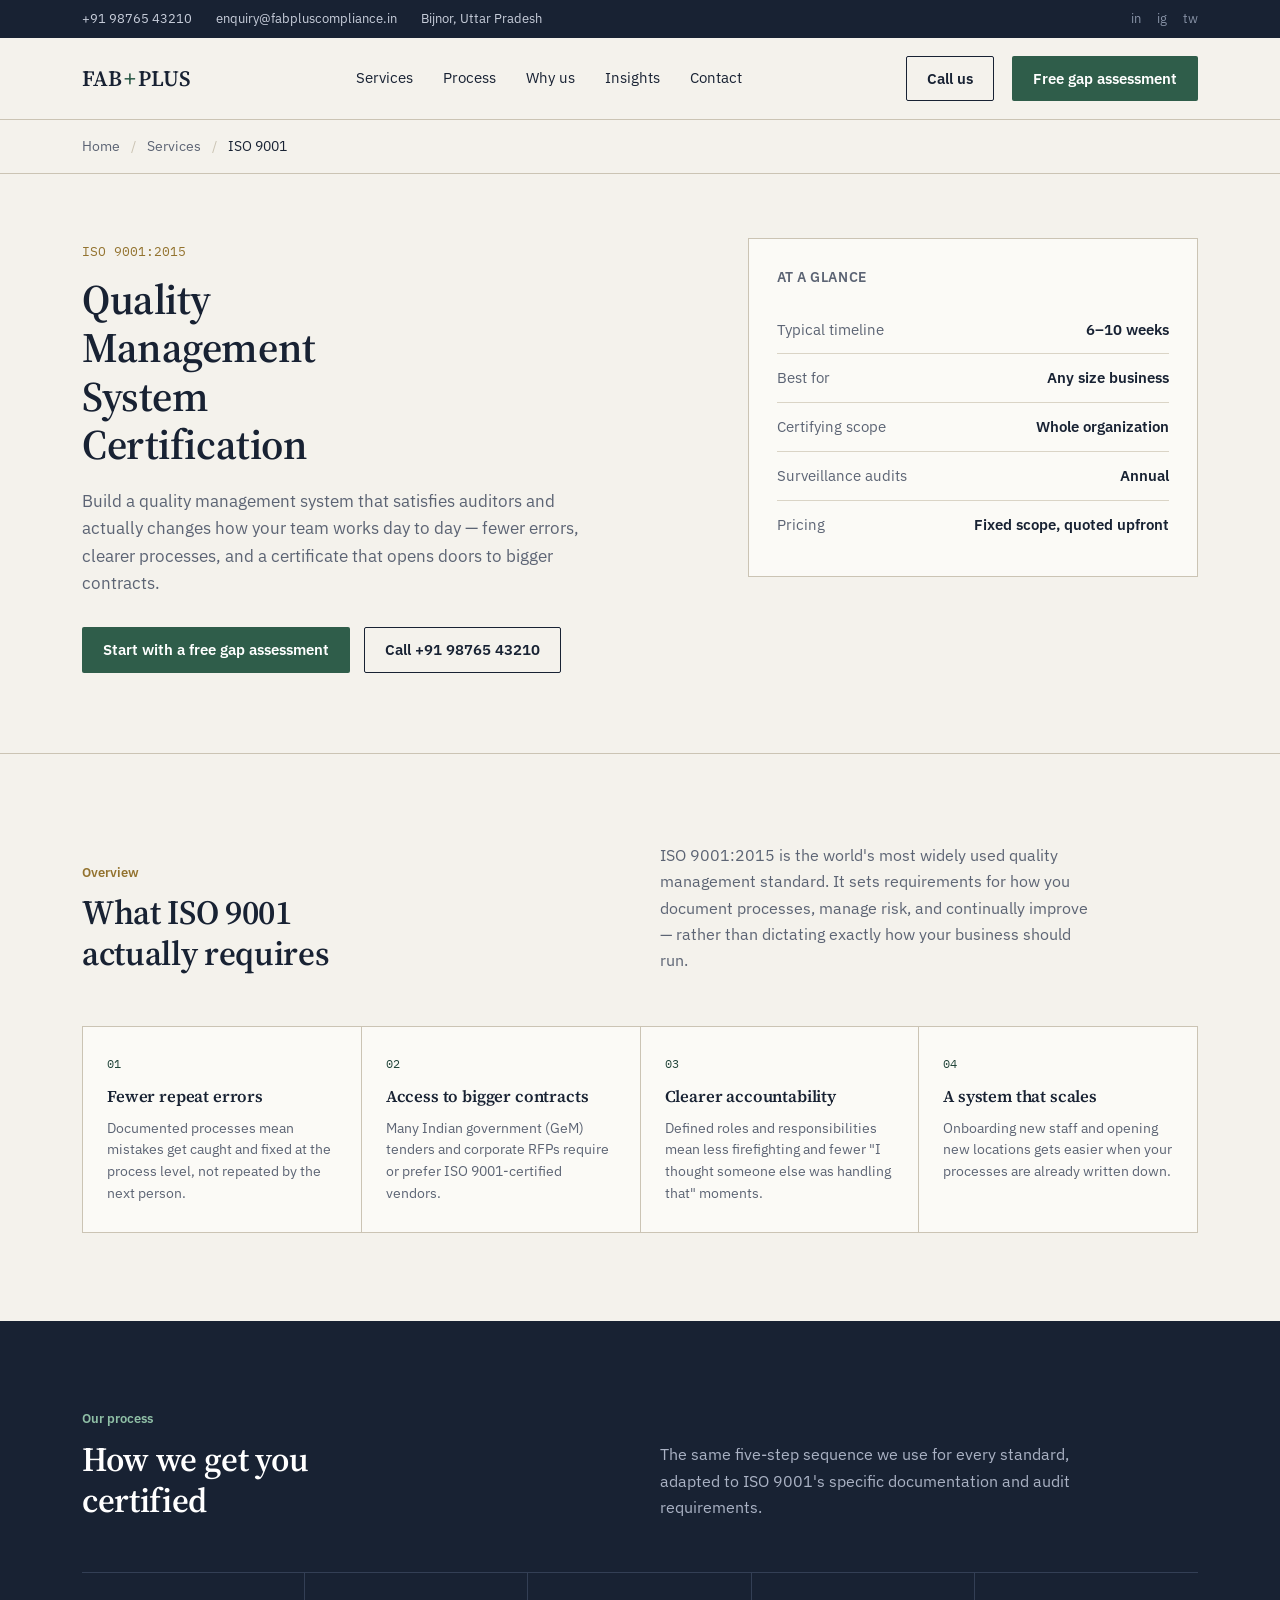
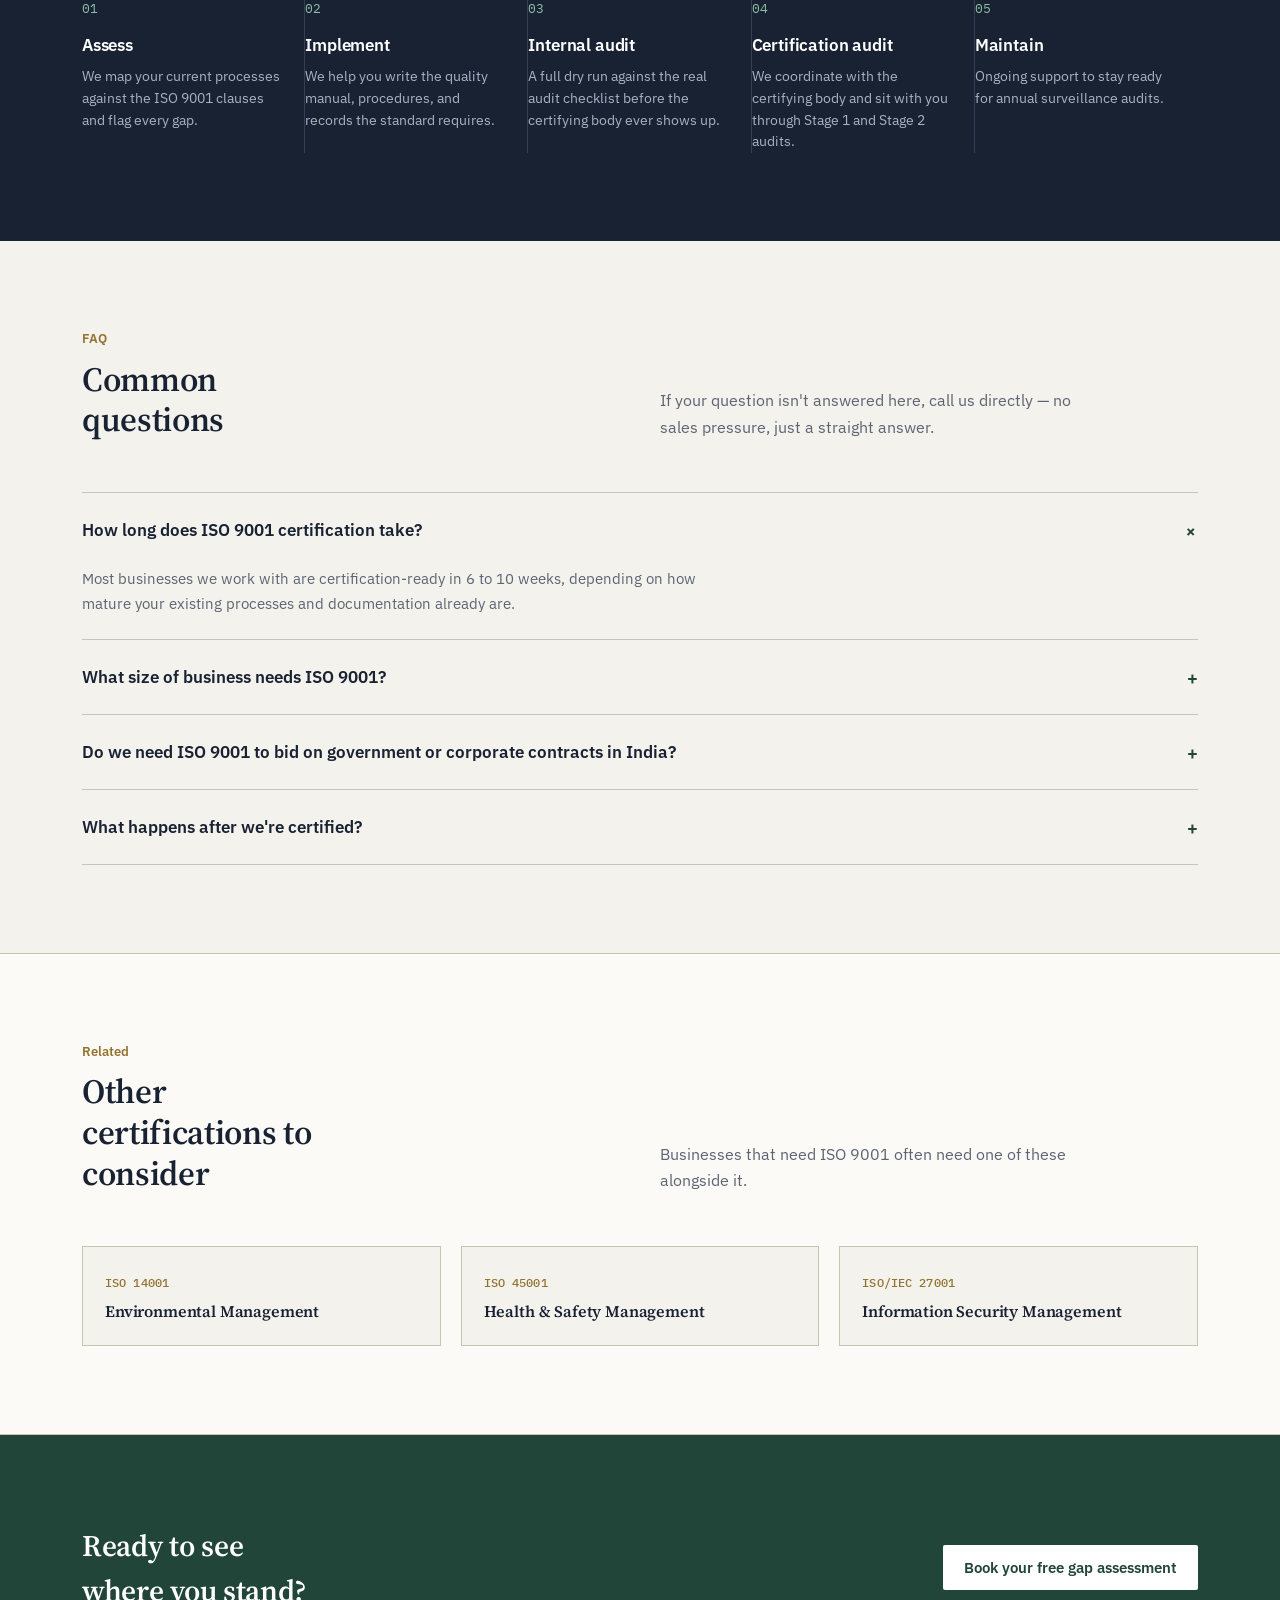
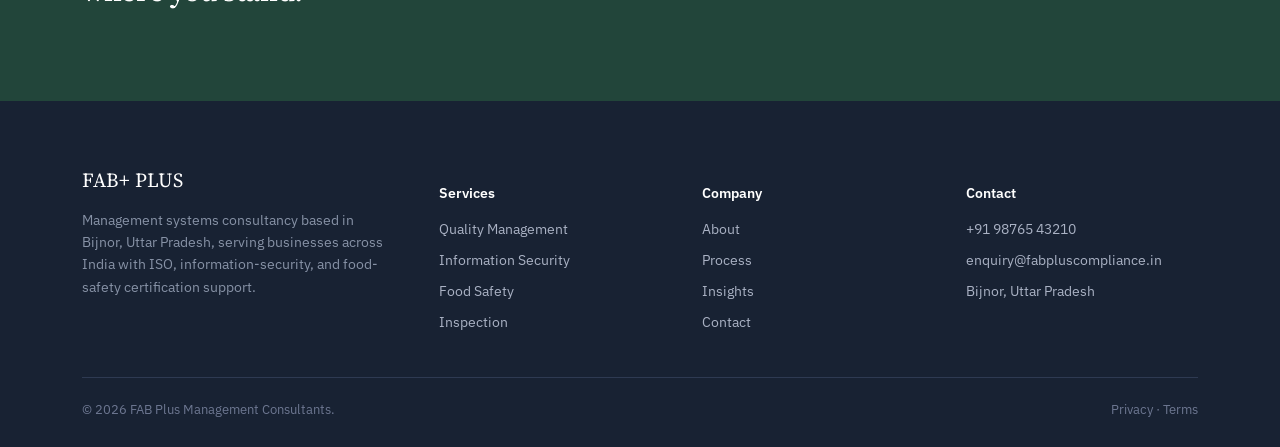
<file: services/iso-9001.html>
<!DOCTYPE html>
<html lang="en">
<head>
<meta charset="UTF-8">
<meta name="viewport" content="width=device-width, initial-scale=1">
<title>ISO 9001:2015 Certification Consultants in India | FAB+ Plus</title>
<meta name="description" content="Get ISO 9001:2015 Quality Management System certification in India. Free gap assessment, fixed-scope pricing, senior consultants who sit through your actual audit.">
<link rel="stylesheet" href="../assets/styles.css">
<script type="application/ld+json">
{
  "@context": "https://schema.org",
  "@type": "Service",
  "serviceType": "ISO 9001:2015 Quality Management System Certification",
  "provider": {
    "@type": "LocalBusiness",
    "name": "FAB+ Plus Management Consultants",
    "areaServed": "India"
  },
  "description": "ISO 9001:2015 Quality Management System certification consulting, from gap assessment through certification audit."
}
</script>
<script type="application/ld+json">
{
  "@context": "https://schema.org",
  "@type": "FAQPage",
  "mainEntity": [
    {
      "@type": "Question",
      "name": "How long does ISO 9001 certification take?",
      "acceptedAnswer": { "@type": "Answer", "text": "Most businesses we work with are certification-ready in 6 to 10 weeks, depending on how mature your existing processes and documentation already are." }
    },
    {
      "@type": "Question",
      "name": "What size of business needs ISO 9001?",
      "acceptedAnswer": { "@type": "Answer", "text": "Any size. We've worked with businesses from small teams to large operations — the standard scales to your business, not the other way around." }
    },
    {
      "@type": "Question",
      "name": "Do we need ISO 9001 to bid on government or corporate contracts in India?",
      "acceptedAnswer": { "@type": "Answer", "text": "Many Government e-Marketplace (GeM) tenders and large corporate RFPs in India require or strongly prefer ISO 9001 certification as a prequalification condition." }
    },
    {
      "@type": "Question",
      "name": "What happens after we're certified?",
      "acceptedAnswer": { "@type": "Answer", "text": "Certification bodies conduct annual surveillance audits to confirm you're maintaining the system. We offer ongoing support to keep you audit-ready year-round." }
    }
  ]
}
</script>
</head>
<body>

<div class="utility">
  <div class="wrap">
    <div class="utility-left">
      <a href="tel:+919876543210">+91 98765 43210</a>
      <a href="mailto:enquiry@fabpluscompliance.in">enquiry@fabpluscompliance.in</a>
      <span>Bijnor, Uttar Pradesh</span>
    </div>
    <div class="utility-right">
      <a href="#" aria-label="LinkedIn">in</a>
      <a href="#" aria-label="Instagram">ig</a>
      <a href="#" aria-label="Twitter">tw</a>
    </div>
  </div>
</div>

<header class="main">
  <nav class="nav wrap">
    <a href="../index.html" class="logo">FAB<span class="plus">+</span> PLUS</a>
    <ul class="navlinks">
      <li><a href="../index.html#services">Services</a></li>
      <li><a href="../index.html#process">Process</a></li>
      <li><a href="../index.html#why">Why us</a></li>
      <li><a href="../index.html#insights">Insights</a></li>
      <li><a href="#" class="js-open-assessment">Contact</a></li>
    </ul>
    <div class="nav-cta">
      <a href="tel:+919876543210" class="btn btn-ghost">Call us</a>
      <a href="#" class="btn btn-primary js-open-assessment">Free gap assessment</a>
    </div>
    <button class="menu-toggle" id="menuToggle" aria-label="Open menu" aria-expanded="false" aria-controls="mobileDrawer">
      <span></span><span></span><span></span>
    </button>
  </nav>
</header>

<div class="drawer-backdrop" id="drawerBackdrop"></div>
<nav class="mobile-drawer" id="mobileDrawer" aria-hidden="true">
  <ul>
    <li><a href="../index.html#services">Services</a></li>
    <li><a href="../index.html#process">Process</a></li>
    <li><a href="../index.html#why">Why us</a></li>
    <li><a href="../index.html#insights">Insights</a></li>
    <li><a href="#" class="js-open-assessment">Contact</a></li>
  </ul>
  <a href="tel:+919876543210" class="btn btn-ghost">Call +91 98765 43210</a>
  <a href="#" class="btn btn-primary js-open-assessment">Free gap assessment</a>
</nav>

<div class="breadcrumb">
  <div class="wrap">
    <a href="../index.html">Home</a>
    <span class="sep">/</span>
    <a href="../index.html#services">Services</a>
    <span class="sep">/</span>
    <span class="current">ISO 9001</span>
  </div>
</div>

<section class="service-hero">
  <div class="wrap">
    <div>
      <span class="eyebrow-code">ISO 9001:2015</span>
      <h1>Quality Management System Certification</h1>
      <p class="sub">Build a quality management system that satisfies auditors and actually changes how your team works day to day — fewer errors, clearer processes, and a certificate that opens doors to bigger contracts.</p>
      <div class="ctas">
        <a href="#" class="btn btn-primary js-open-assessment">Start with a free gap assessment</a>
        <a href="tel:+919876543210" class="btn btn-ghost">Call +91 98765 43210</a>
      </div>
    </div>
    <div class="fact-panel">
      <h3>At a glance</h3>
      <div class="fact-row"><span class="k">Typical timeline</span><span class="v">6–10 weeks</span></div>
      <div class="fact-row"><span class="k">Best for</span><span class="v">Any size business</span></div>
      <div class="fact-row"><span class="k">Certifying scope</span><span class="v">Whole organization</span></div>
      <div class="fact-row"><span class="k">Surveillance audits</span><span class="v">Annual</span></div>
      <div class="fact-row"><span class="k">Pricing</span><span class="v">Fixed scope, quoted upfront</span></div>
    </div>
  </div>
</section>

<section>
  <div class="wrap">
    <div class="section-head">
      <div><span class="eyebrow">Overview</span><h2>What ISO 9001 actually requires</h2></div>
      <p class="desc">ISO 9001:2015 is the world's most widely used quality management standard. It sets requirements for how you document processes, manage risk, and continually improve — rather than dictating exactly how your business should run.</p>
    </div>
    <div class="benefits-grid">
      <div class="benefit-item">
        <span class="idx">01</span>
        <h3>Fewer repeat errors</h3>
        <p>Documented processes mean mistakes get caught and fixed at the process level, not repeated by the next person.</p>
      </div>
      <div class="benefit-item">
        <span class="idx">02</span>
        <h3>Access to bigger contracts</h3>
        <p>Many Indian government (GeM) tenders and corporate RFPs require or prefer ISO 9001-certified vendors.</p>
      </div>
      <div class="benefit-item">
        <span class="idx">03</span>
        <h3>Clearer accountability</h3>
        <p>Defined roles and responsibilities mean less firefighting and fewer "I thought someone else was handling that" moments.</p>
      </div>
      <div class="benefit-item">
        <span class="idx">04</span>
        <h3>A system that scales</h3>
        <p>Onboarding new staff and opening new locations gets easier when your processes are already written down.</p>
      </div>
    </div>
  </div>
</section>

<section class="process">
  <div class="wrap">
    <div class="section-head">
      <div><span class="eyebrow">Our process</span><h2>How we get you certified</h2></div>
      <p class="desc">The same five-step sequence we use for every standard, adapted to ISO 9001's specific documentation and audit requirements.</p>
    </div>
    <div class="steps">
      <div class="step"><span class="num">01</span><h3>Assess</h3><p>We map your current processes against the ISO 9001 clauses and flag every gap.</p></div>
      <div class="step"><span class="num">02</span><h3>Implement</h3><p>We help you write the quality manual, procedures, and records the standard requires.</p></div>
      <div class="step"><span class="num">03</span><h3>Internal audit</h3><p>A full dry run against the real audit checklist before the certifying body ever shows up.</p></div>
      <div class="step"><span class="num">04</span><h3>Certification audit</h3><p>We coordinate with the certifying body and sit with you through Stage 1 and Stage 2 audits.</p></div>
      <div class="step"><span class="num">05</span><h3>Maintain</h3><p>Ongoing support to stay ready for annual surveillance audits.</p></div>
    </div>
  </div>
</section>

<section>
  <div class="wrap">
    <div class="section-head">
      <div><span class="eyebrow">FAQ</span><h2>Common questions</h2></div>
      <p class="desc">If your question isn't answered here, call us directly — no sales pressure, just a straight answer.</p>
    </div>
    <div class="faq">
      <div class="faq-item is-open">
        <button class="faq-q"><span>How long does ISO 9001 certification take?</span><span class="plus">+</span></button>
        <div class="faq-a"><p>Most businesses we work with are certification-ready in 6 to 10 weeks, depending on how mature your existing processes and documentation already are.</p></div>
      </div>
      <div class="faq-item">
        <button class="faq-q"><span>What size of business needs ISO 9001?</span><span class="plus">+</span></button>
        <div class="faq-a"><p>Any size. We've worked with businesses from small teams to large operations — the standard scales to your business, not the other way around.</p></div>
      </div>
      <div class="faq-item">
        <button class="faq-q"><span>Do we need ISO 9001 to bid on government or corporate contracts in India?</span><span class="plus">+</span></button>
        <div class="faq-a"><p>Many Government e-Marketplace (GeM) tenders and large corporate RFPs in India require or strongly prefer ISO 9001 certification as a prequalification condition.</p></div>
      </div>
      <div class="faq-item">
        <button class="faq-q"><span>What happens after we're certified?</span><span class="plus">+</span></button>
        <div class="faq-a"><p>Certification bodies conduct annual surveillance audits to confirm you're maintaining the system. We offer ongoing support to keep you audit-ready year-round.</p></div>
      </div>
    </div>
  </div>
</section>

<section class="related">
  <div class="wrap">
    <div class="section-head">
      <div><span class="eyebrow">Related</span><h2>Other certifications to consider</h2></div>
      <p class="desc">Businesses that need ISO 9001 often need one of these alongside it.</p>
    </div>
    <div class="related-grid">
      <a href="iso-14001.html" class="related-card">
        <span class="code">ISO 14001</span>
        <h3>Environmental Management</h3>
      </a>
      <a href="iso-45001.html" class="related-card">
        <span class="code">ISO 45001</span>
        <h3>Health &amp; Safety Management</h3>
      </a>
      <a href="iso-27001.html" class="related-card">
        <span class="code">ISO/IEC 27001</span>
        <h3>Information Security Management</h3>
      </a>
    </div>
  </div>
</section>

<section class="cta-band">
  <div class="wrap">
    <h2>Ready to see where you stand?</h2>
    <a href="#" class="btn btn-primary js-open-assessment">Book your free gap assessment</a>
  </div>
</section>

<div class="modal-overlay" id="assessmentModal" aria-hidden="true">
  <div class="modal-card" role="dialog" aria-modal="true" aria-labelledby="modalTitle">
    <span class="modal-blob modal-blob-1" aria-hidden="true"></span>
    <span class="modal-blob modal-blob-2" aria-hidden="true"></span>
    <button type="button" class="modal-close" aria-label="Close">×</button>
    <div class="modal-head">
      <span class="modal-eyebrow">Free gap assessment</span>
      <h2 id="modalTitle">Let's see where you stand</h2>
      <p>Tell us a bit about your business and which certification you're considering. We'll reply within one business day.</p>
    </div>
    <div class="modal-body">
      <form class="gap-assessment-form" novalidate>
        <input type="hidden" name="access_key" value="YOUR_WEB3FORMS_ACCESS_KEY">
        <input type="hidden" name="subject" value="New free gap assessment request">
        <input type="checkbox" name="botcheck" class="form-honeypot" tabindex="-1" autocomplete="off">

        <div class="form-row">
          <div class="form-field">
            <label for="name">Full name</label>
            <input type="text" id="name" name="name" required>
          </div>
          <div class="form-field">
            <label for="company">Company name</label>
            <input type="text" id="company" name="company">
          </div>
        </div>

        <div class="form-row">
          <div class="form-field">
            <label for="phone">Phone number</label>
            <input type="tel" id="phone" name="phone" required>
          </div>
          <div class="form-field">
            <label for="email">Email</label>
            <input type="email" id="email" name="email" required>
          </div>
        </div>

        <div class="form-field">
          <label for="service">Certification you're considering</label>
          <select id="service" name="service">
            <option selected>ISO 9001 — Quality Management</option>
            <option>ISO 14001 — Environmental Management</option>
            <option>ISO/IEC 27001 — Information Security</option>
            <option>HACCP / GMP — Food Safety</option>
            <option>ISO 45001 — Health &amp; Safety</option>
            <option>ISO 17025 — Laboratory Management</option>
            <option>Product Conformity &amp; Inspection</option>
            <option>Not sure yet</option>
          </select>
        </div>

        <div class="form-field">
          <label for="message">Anything else we should know? (optional)</label>
          <textarea id="message" name="message"></textarea>
        </div>

        <button type="submit" class="form-submit-btn">Request my free gap assessment</button>
        <p class="form-note">Prefer to talk instead? Call +91 98765 43210.</p>
        <div class="form-status" role="status" aria-live="polite"></div>
      </form>
    </div>
  </div>
</div>

<footer>
  <div class="wrap">
    <div class="foot-grid">
      <div>
        <div class="foot-brand">FAB+ PLUS</div>
        <p class="foot-desc">Management systems consultancy based in Bijnor, Uttar Pradesh, serving businesses across India with ISO, information-security, and food-safety certification support.</p>
      </div>
      <div>
        <h4>Services</h4>
        <ul>
          <li><a href="iso-9001.html">Quality Management</a></li>
          <li><a href="iso-27001.html">Information Security</a></li>
          <li><a href="haccp.html">Food Safety</a></li>
          <li><a href="inspection.html">Inspection</a></li>
        </ul>
      </div>
      <div>
        <h4>Company</h4>
        <ul>
          <li><a href="../about.html">About</a></li>
          <li><a href="../index.html#process">Process</a></li>
          <li><a href="../insights/index.html">Insights</a></li>
          <li><a href="#" class="js-open-assessment">Contact</a></li>
        </ul>
      </div>
      <div>
        <h4>Contact</h4>
        <ul>
          <li><a href="tel:+919876543210">+91 98765 43210</a></li>
          <li><a href="mailto:enquiry@fabpluscompliance.in">enquiry@fabpluscompliance.in</a></li>
          <li>Bijnor, Uttar Pradesh</li>
        </ul>
      </div>
    </div>
    <div class="foot-bottom">
      <span>© 2026 FAB Plus Management Consultants.</span>
      <span>Privacy · Terms</span>
    </div>
  </div>
</footer>

<script src="../assets/nav.js" defer></script>
</body>
</html>
</file>
<file: assets/styles.css>
@import url('https://fonts.googleapis.com/css2?family=Source+Serif+4:opsz,wght@8..60,400;8..60,500;8..60,600&family=IBM+Plex+Sans:wght@400;500;600&family=IBM+Plex+Mono:wght@500&display=swap');

  :root{
    --ink:#182233;
    --ink-soft:#2b3852;
    --paper:#F4F2EC;
    --paper-raised:#FBFAF6;
    --rule:#CBC4B4;
    --rule-soft:#DAD4C6;
    --green:#2F5D4A;
    --green-deep:#22453A;
    --brass:#93732F;
    --text-muted:#5C6474;
    --serif: "Source Serif 4", Georgia, serif;
    --sans: "IBM Plex Sans", -apple-system, sans-serif;
    --mono: "IBM Plex Mono", monospace;
    --maxw: 1180px;
  }

  *{box-sizing:border-box;}
  html{scroll-behavior:smooth;}
  body{
    margin:0;
    font-family:var(--sans);
    color:var(--ink);
    background:var(--paper);
    line-height:1.5;
    -webkit-font-smoothing:antialiased;
  }
  img,svg{display:block;max-width:100%;}
  a{color:inherit;}
  h1,h2,h3{font-family:var(--serif);font-weight:600;margin:0;letter-spacing:-0.01em;}
  p{margin:0;}
  .wrap{max-width:var(--maxw);margin:0 auto;padding:0 32px;}
  code, .code{font-family:var(--mono);font-weight:500;letter-spacing:0.01em;}

  a:focus-visible, button:focus-visible{
    outline:2px solid var(--green);
    outline-offset:3px;
  }

  @media (prefers-reduced-motion: reduce){
    *{animation:none !important; transition:none !important;}
  }

  /* ---------- Utility bar ---------- */
  .utility{
    background:var(--ink);
    color:#C9CFDC;
    font-size:13px;
  }
  .utility .wrap{
    display:flex;
    justify-content:space-between;
    align-items:center;
    padding-top:9px;
    padding-bottom:9px;
    flex-wrap:wrap;
    gap:8px;
  }
  .utility a{text-decoration:none;color:#C9CFDC;}
  .utility a:hover{color:#fff;}
  .utility-left{display:flex;gap:24px;flex-wrap:wrap;}
  .utility-right{display:flex;gap:16px;}
  .utility-right a{color:#8792A6;}
  .utility-right a:hover{color:#fff;}

  /* ---------- Header ---------- */
  header.main{
    background:var(--paper);
    border-bottom:1px solid var(--rule);
    position:sticky;
    top:0;
    z-index:50;
  }
  .nav{
    display:flex;
    align-items:center;
    justify-content:space-between;
    padding:18px 32px;
  }
  .logo{
    font-family:var(--serif);
    font-size:22px;
    font-weight:600;
    display:flex;
    align-items:baseline;
    gap:2px;
    text-decoration:none;
  }
  .logo .plus{color:var(--green);}
  .navlinks{
    display:flex;
    gap:30px;
    list-style:none;
    margin:0;padding:0;
    font-size:15px;
  }
  .navlinks a{text-decoration:none;}
  .navlinks a:hover{color:var(--green-deep);}
  .nav-cta{
    display:flex;align-items:center;gap:18px;
  }
  .btn{
    display:inline-block;
    font-family:var(--sans);
    font-size:14.5px;
    font-weight:600;
    padding:11px 20px;
    border-radius:2px;
    text-decoration:none;
    border:1px solid transparent;
    cursor:pointer;
  }
  .btn-primary{background:var(--green);color:#fff;}
  .btn-primary:hover{background:var(--green-deep);}
  .btn-ghost{background:transparent;border-color:var(--ink);color:var(--ink);}
  .btn-ghost:hover{background:var(--ink);color:#fff;}
  .menu-toggle{display:none;background:none;border:none;cursor:pointer;padding:6px;position:relative;z-index:60;}
  .menu-toggle span{display:block;width:22px;height:2px;background:var(--ink);margin:5px 0;transition:transform .2s ease, opacity .2s ease;}
  .menu-toggle.is-open span:nth-child(1){transform:translateY(7px) rotate(45deg);}
  .menu-toggle.is-open span:nth-child(2){opacity:0;}
  .menu-toggle.is-open span:nth-child(3){transform:translateY(-7px) rotate(-45deg);}

  .mobile-drawer{
    display:none;
    position:fixed;
    top:0; right:0;
    width:78%;
    max-width:320px;
    height:100%;
    background:var(--paper-raised);
    border-left:1px solid var(--rule);
    box-shadow:-8px 0 24px rgba(24,34,51,0.12);
    padding:90px 28px 28px;
    transform:translateX(100%);
    transition:transform .25s ease;
    z-index:55;
  }
  .mobile-drawer.is-open{transform:translateX(0);}
  .mobile-drawer ul{list-style:none;margin:0 0 28px;padding:0;display:flex;flex-direction:column;gap:22px;}
  .mobile-drawer a{text-decoration:none;font-size:17px;color:var(--ink);}
  .mobile-drawer .btn{width:100%;text-align:center;margin-bottom:12px;}
  .drawer-backdrop{
    display:none;
    position:fixed;inset:0;
    background:rgba(24,34,51,0.35);
    z-index:54;
  }
  .drawer-backdrop.is-open{display:block;}

  /* ---------- Hero ---------- */
  .hero{
    padding:76px 0 88px;
    border-bottom:1px solid var(--rule);
  }
  .hero .wrap{
    display:grid;
    grid-template-columns:1.05fr 0.95fr;
    gap:64px;
    align-items:center;
  }
  .hero h1{
    font-size:48px;
    line-height:1.12;
    max-width:12ch;
  }
  .hero .sub{
    margin-top:22px;
    font-size:17px;
    color:var(--text-muted);
    max-width:46ch;
    line-height:1.6;
  }
  .hero .ctas{
    margin-top:32px;
    display:flex;
    gap:14px;
    flex-wrap:wrap;
  }
  .hero .fine{
    margin-top:18px;
    font-size:13px;
    color:var(--text-muted);
  }

  /* certificate stack */
  .cert-stack{
    position:relative;
    height:360px;
  }
  .cert-card{
    position:absolute;
    width:280px;
    background:var(--paper-raised);
    border:1px solid var(--rule);
    padding:22px 22px 20px;
    box-shadow:0 6px 18px rgba(24,34,51,0.08);
  }
  .cert-card .code{font-size:12px;color:var(--brass);}
  .cert-card h3{font-size:17px;margin-top:6px;line-height:1.3;}
  .cert-card .stamp{
    margin-top:14px;
    display:inline-flex;
    align-items:center;
    gap:6px;
    font-size:12px;
    color:var(--green-deep);
    font-weight:600;
  }
  .cert-card .stamp svg{width:14px;height:14px;}
  .cert-c1{top:0;left:10px;transform:rotate(-4deg);z-index:1;}
  .cert-c2{top:56px;left:120px;transform:rotate(3deg);z-index:2;}
  .cert-c3{top:140px;left:20px;transform:rotate(-2deg);z-index:3;}
  .cert-c4{top:198px;left:150px;transform:rotate(5deg);z-index:4;}

  @keyframes settle{
    from{opacity:0; transform:translateY(14px) rotate(var(--r,0deg));}
    to{opacity:1; transform:translateY(0) rotate(var(--r,0deg));}
  }
  .cert-c1{animation:settle .6s ease-out both; --r:-4deg;}
  .cert-c2{animation:settle .6s .08s ease-out both; --r:3deg;}
  .cert-c3{animation:settle .6s .16s ease-out both; --r:-2deg;}
  .cert-c4{animation:settle .6s .24s ease-out both; --r:5deg;}

  /* ---------- Section shell ---------- */
  section{padding:88px 0;}
  .section-head{
    display:grid;
    grid-template-columns:1fr 1fr;
    gap:40px;
    margin-bottom:52px;
    align-items:end;
  }
  .section-head h2{font-size:34px;line-height:1.2;max-width:16ch;}
  .section-head .desc{font-size:16px;color:var(--text-muted);line-height:1.65;max-width:44ch;}
  .eyebrow{
    font-size:13px;
    color:var(--brass);
    font-weight:600;
    margin-bottom:10px;
    display:block;
  }

  /* ---------- Process ---------- */
  .process{background:var(--ink);color:#E7E9EE;}
  .process .section-head h2{color:#fff;}
  .process .section-head .desc{color:#AAB2C4;}
  .process .eyebrow{color:#8FBFA6;}
  .steps{
    display:grid;
    grid-template-columns:repeat(5,1fr);
    gap:0;
    border-top:1px solid #333F55;
  }
  .step{
    padding:26px 20px 0 0;
    border-right:1px solid #333F55;
  }
  .step:last-child{border-right:none;}
  .step .num{
    font-family:var(--mono);
    font-size:13px;
    color:#8FBFA6;
    display:block;
    margin-bottom:14px;
  }
  .step h3{font-size:17px;color:#fff;font-weight:600;font-family:var(--sans);}
  .step p{margin-top:8px;font-size:14px;color:#AAB2C4;line-height:1.55;}

  /* ---------- Services register ---------- */
  .register{border-top:1px solid var(--rule);}
  .reg-row{
    display:grid;
    grid-template-columns:150px 1fr 220px;
    gap:28px;
    padding:26px 0;
    border-bottom:1px solid var(--rule);
    align-items:start;
  }
  .reg-row .code{font-size:13px;color:var(--brass);padding-top:4px;}
  .reg-row h3{font-size:19px;margin-bottom:8px;}
  .reg-row p{font-size:15px;color:var(--text-muted);max-width:56ch;line-height:1.6;}
  .reg-row .reg-link{
    justify-self:end;
    align-self:center;
    font-size:14px;
    font-weight:600;
    color:var(--green-deep);
    text-decoration:none;
    white-space:nowrap;
  }
  .reg-row .reg-link:hover{text-decoration:underline;}

  /* ---------- Why / differentiators ---------- */
  .why{background:var(--paper-raised);border-top:1px solid var(--rule);border-bottom:1px solid var(--rule);}
  .why-grid{
    display:grid;
    grid-template-columns:repeat(3,1fr);
    gap:1px;
    background:var(--rule);
    border:1px solid var(--rule);
  }
  .why-item{background:var(--paper-raised);padding:32px;}
  .why-item h3{font-size:18px;margin-bottom:10px;}
  .why-item p{font-size:14.5px;color:var(--text-muted);line-height:1.6;}
  .why-item .idx{font-family:var(--mono);font-size:12px;color:var(--green-deep);display:block;margin-bottom:14px;}

  /* ---------- Insights ---------- */
  .insights-list{border-top:1px solid var(--rule);}
  .insight-row{
    display:grid;
    grid-template-columns:120px 1fr auto;
    gap:24px;
    padding:22px 0;
    border-bottom:1px solid var(--rule);
    align-items:baseline;
    text-decoration:none;
    color:var(--ink);
  }
  .insight-row .tag{font-size:12.5px;color:var(--brass);font-family:var(--mono);}
  .insight-row h3{font-size:17px;font-weight:500;font-family:var(--sans);}
  .insight-row .arrow{color:var(--green-deep);font-size:14px;}
  .insight-row:hover h3{text-decoration:underline;}

  /* ---------- CTA band ---------- */
  .cta-band{
    background:var(--green-deep);
    color:#fff;
    text-align:left;
  }
  .cta-band .wrap{
    display:flex;
    justify-content:space-between;
    align-items:center;
    gap:24px;
    flex-wrap:wrap;
  }
  .cta-band h2{color:#fff;font-size:30px;max-width:16ch;}
  .cta-band .btn-primary{background:#fff;color:var(--green-deep);}
  .cta-band .btn-primary:hover{background:#EFEDE5;}

  /* ---------- Footer ---------- */
  footer{background:var(--ink);color:#AAB2C4;padding:64px 0 28px;font-size:14px;}
  .foot-grid{
    display:grid;
    grid-template-columns:1.4fr 1fr 1fr 1fr;
    gap:32px;
    padding-bottom:44px;
    border-bottom:1px solid #2E3A52;
  }
  footer h4{color:#fff;font-family:var(--sans);font-size:13.5px;font-weight:600;margin-bottom:16px;}
  footer .foot-brand{font-family:var(--serif);font-size:20px;color:#fff;margin-bottom:14px;}
  footer .foot-desc{max-width:38ch;line-height:1.6;color:#8792A6;}
  footer ul{list-style:none;margin:0;padding:0;display:flex;flex-direction:column;gap:10px;}
  footer a{text-decoration:none;color:#AAB2C4;}
  footer a:hover{color:#fff;}
  .foot-bottom{
    display:flex;justify-content:space-between;
    padding-top:22px;flex-wrap:wrap;gap:10px;
    color:#6D7791;font-size:13px;
  }

  /* ---------- Responsive ---------- */
  @media (max-width:920px){
    .navlinks, .nav-cta .btn-ghost{display:none;}
    .menu-toggle{display:block;}
    .hero .wrap{grid-template-columns:1fr;}
    .cert-stack{height:300px;margin-top:24px;}
    .section-head{grid-template-columns:1fr;}
    .steps{grid-template-columns:repeat(2,1fr);}
    .step{border-right:none;border-bottom:1px solid #333F55;padding-bottom:22px;}
    .why-grid{grid-template-columns:1fr;}
    .foot-grid{grid-template-columns:1fr 1fr;}
    .reg-row{grid-template-columns:1fr;gap:8px;}
    .reg-row .reg-link{justify-self:start;}
  }
  @media (max-width:600px){
    .hero h1{font-size:36px;}
    .wrap{padding:0 20px;}
    .steps{grid-template-columns:1fr;}
    .foot-grid{grid-template-columns:1fr;}
    .insight-row{grid-template-columns:1fr;gap:6px;}
    .cta-band .wrap{flex-direction:column;align-items:flex-start;}
  }

  /* ================= Service page components ================= */

  .breadcrumb{
    border-bottom:1px solid var(--rule);
    padding:16px 0;
    font-size:13.5px;
    color:var(--text-muted);
  }
  .breadcrumb a{text-decoration:none;color:var(--text-muted);}
  .breadcrumb a:hover{color:var(--green-deep);}
  .breadcrumb .sep{margin:0 8px;color:var(--rule);}
  .breadcrumb .current{color:var(--ink);}

  .service-hero{padding:64px 0 80px;border-bottom:1px solid var(--rule);}
  .service-hero .wrap{display:grid;grid-template-columns:1.15fr 0.85fr;gap:56px;align-items:start;}
  .service-hero .eyebrow-code{
    font-family:var(--mono);font-size:13px;color:var(--brass);
    display:inline-block;margin-bottom:14px;
  }
  .service-hero h1{font-size:42px;line-height:1.15;max-width:16ch;}
  .service-hero .sub{margin-top:20px;font-size:16.5px;color:var(--text-muted);max-width:52ch;line-height:1.65;}
  .service-hero .ctas{margin-top:30px;display:flex;gap:14px;flex-wrap:wrap;}

  .fact-panel{
    background:var(--paper-raised);
    border:1px solid var(--rule);
    padding:28px;
  }
  .fact-panel h3{font-size:14px;font-family:var(--sans);font-weight:600;color:var(--text-muted);text-transform:uppercase;letter-spacing:0.04em;margin-bottom:18px;}
  .fact-row{display:flex;justify-content:space-between;gap:16px;padding:13px 0;border-bottom:1px solid var(--rule-soft);font-size:14.5px;}
  .fact-row:last-child{border-bottom:none;}
  .fact-row .k{color:var(--text-muted);}
  .fact-row .v{font-weight:600;text-align:right;}

  .benefits-grid{
    display:grid;grid-template-columns:repeat(4,1fr);gap:1px;
    background:var(--rule);border:1px solid var(--rule);
  }
  .benefit-item{background:var(--paper-raised);padding:28px 24px;}
  .benefit-item .idx{font-family:var(--mono);font-size:12px;color:var(--green-deep);display:block;margin-bottom:12px;}
  .benefit-item h3{font-size:16.5px;margin-bottom:8px;}
  .benefit-item p{font-size:14px;color:var(--text-muted);line-height:1.55;}

  .faq{border-top:1px solid var(--rule);}
  .faq-item{border-bottom:1px solid var(--rule);}
  .faq-q{
    width:100%;text-align:left;background:none;border:none;cursor:pointer;
    display:flex;justify-content:space-between;align-items:center;gap:20px;
    padding:22px 0;font-family:var(--sans);font-size:16.5px;font-weight:600;color:var(--ink);
  }
  .faq-q .plus{font-family:var(--mono);font-size:18px;color:var(--green-deep);transition:transform .2s ease;flex-shrink:0;}
  .faq-item.is-open .faq-q .plus{transform:rotate(45deg);}
  .faq-a{
    max-height:0;overflow:hidden;transition:max-height .25s ease;
  }
  .faq-a p{font-size:15px;color:var(--text-muted);line-height:1.65;padding-bottom:22px;max-width:70ch;}
  .faq-item.is-open .faq-a{max-height:400px;}

  .related{background:var(--paper-raised);border-top:1px solid var(--rule);border-bottom:1px solid var(--rule);}
  .related-grid{display:grid;grid-template-columns:repeat(3,1fr);gap:20px;}
  .related-card{
    background:var(--paper);border:1px solid var(--rule);padding:22px;text-decoration:none;color:var(--ink);
  }
  .related-card .code{font-size:12px;color:var(--brass);}
  .related-card h3{font-size:16px;margin-top:6px;}
  .related-card:hover{border-color:var(--green);}

  @media (max-width:920px){
    .service-hero .wrap{grid-template-columns:1fr;}
    .benefits-grid{grid-template-columns:repeat(2,1fr);}
    .related-grid{grid-template-columns:1fr;}
  }
  @media (max-width:600px){
    .service-hero h1{font-size:32px;}
    .benefits-grid{grid-template-columns:1fr;}
  }

  /* ================= Contact form ================= */

  .contact-section{border-top:1px solid var(--rule);}
  .contact-grid{display:grid;grid-template-columns:1.2fr 0.8fr;gap:56px;align-items:start;}

  .form-field{margin-bottom:18px;}
  .form-field label{
    display:block;font-size:13.5px;font-weight:600;color:var(--ink-soft);margin-bottom:7px;
  }
  .form-field input, .form-field select, .form-field textarea{
    width:100%;
    font-family:var(--sans);
    font-size:15px;
    padding:12px 14px;
    background:var(--paper-raised);
    border:1px solid var(--rule);
    color:var(--ink);
    border-radius:2px;
  }
  .form-field textarea{resize:vertical;min-height:100px;}
  .form-field input:focus, .form-field select:focus, .form-field textarea:focus{
    outline:none;border-color:var(--green);
  }
  .form-row{display:grid;grid-template-columns:1fr 1fr;gap:18px;}
  .form-honeypot{display:none;}

  .form-submit-btn{
    border:none;font-family:var(--sans);font-size:15px;font-weight:600;
    background:var(--green);color:#fff;padding:13px 26px;border-radius:2px;cursor:pointer;
  }
  .form-submit-btn:hover{background:var(--green-deep);}
  .form-submit-btn:disabled{opacity:0.6;cursor:not-allowed;}

  .form-note{font-size:13px;color:var(--text-muted);margin-top:14px;}

  .form-status{
    display:none;
    margin-top:16px;
    padding:12px 14px;
    font-size:14px;
    border-radius:2px;
  }
  .form-status.is-success{display:block;background:#E7F1EC;color:var(--green-deep);border:1px solid var(--green);}
  .form-status.is-error{display:block;background:#F7E9E7;color:#7A2E27;border:1px solid #B23A2E;}

  .contact-info-panel{
    background:var(--paper-raised);border:1px solid var(--rule);padding:28px;
  }
  .contact-info-panel h3{font-size:14px;text-transform:uppercase;letter-spacing:0.04em;color:var(--text-muted);margin-bottom:18px;}
  .contact-info-panel .info-row{display:flex;flex-direction:column;gap:2px;padding:13px 0;border-bottom:1px solid var(--rule-soft);}
  .contact-info-panel .info-row:last-child{border-bottom:none;}
  .contact-info-panel .info-row .k{font-size:12.5px;color:var(--text-muted);}
  .contact-info-panel .info-row .v a{color:var(--ink);text-decoration:none;font-weight:600;}
  .contact-info-panel .info-row .v a:hover{color:var(--green-deep);}

  @media (max-width:920px){
    .contact-grid{grid-template-columns:1fr;}
    .form-row{grid-template-columns:1fr;}
  }

  /* ================= Assessment modal ================= */

  .modal-overlay{
    position:fixed;
    inset:0;
    background:rgba(24,34,51,0.55);
    display:flex;
    align-items:flex-start;
    justify-content:center;
    padding:40px 20px;
    overflow-y:auto;
    z-index:200;
    opacity:0;
    pointer-events:none;
    transition:opacity .2s ease;
  }
  .modal-overlay.is-open{opacity:1;pointer-events:auto;}

  .modal-card{
    position:relative;
    background:var(--paper-raised);
    width:100%;
    max-width:560px;
    border-radius:18px;
    padding:40px 36px 32px;
    box-shadow:0 30px 70px rgba(24,34,51,0.3);
    transform:translateY(18px) scale(0.98);
    transition:transform .25s ease;
    overflow:hidden;
    margin:auto 0;
  }
  .modal-overlay.is-open .modal-card{transform:translateY(0) scale(1);}

  .modal-blob{
    position:absolute;
    border-radius:50%;
    filter:blur(2px);
    opacity:0.5;
    pointer-events:none;
  }
  .modal-blob-1{width:140px;height:140px;background:radial-gradient(circle at 30% 30%, #C9E4D6, transparent 70%);top:-60px;right:-40px;}
  .modal-blob-2{width:90px;height:90px;background:radial-gradient(circle at 30% 30%, #E9DFC4, transparent 70%);bottom:-30px;left:-30px;}

  .modal-close{
    position:absolute;
    top:18px; right:18px;
    width:32px;height:32px;
    border-radius:50%;
    border:1px solid var(--rule);
    background:var(--paper);
    color:var(--ink);
    font-size:18px;
    line-height:1;
    cursor:pointer;
    display:flex;align-items:center;justify-content:center;
    z-index:2;
  }
  .modal-close:hover{background:var(--ink);color:#fff;border-color:var(--ink);}

  .modal-head{position:relative;z-index:1;text-align:center;margin-bottom:8px;}
  .modal-head .modal-eyebrow{
    font-family:var(--mono);font-size:12px;color:var(--brass);display:block;margin-bottom:8px;
  }
  .modal-head h2{font-size:24px;}
  .modal-head p{font-size:14.5px;color:var(--text-muted);margin-top:8px;max-width:40ch;margin-left:auto;margin-right:auto;line-height:1.55;}

  .modal-body{position:relative;z-index:1;margin-top:26px;}

  /* Softer, rounder fields inside the modal specifically */
  .modal-body .form-field input,
  .modal-body .form-field select,
  .modal-body .form-field textarea{
    border-radius:10px;
    background:var(--paper);
  }
  .modal-body .form-submit-btn{
    width:100%;
    border-radius:10px;
    padding:14px 26px;
    margin-top:4px;
  }
  .modal-body .form-note{text-align:center;}
  .modal-body .form-status{text-align:center;}

  @media (max-width:600px){
    .modal-card{padding:32px 22px 26px;border-radius:14px;}
    .modal-overlay{padding:16px;}
  }

  /* ================= Article / blog post ================= */

  .article-hero{padding:56px 0 48px;border-bottom:1px solid var(--rule);}
  .article-hero .tag{font-family:var(--mono);font-size:12.5px;color:var(--brass);}
  .article-hero h1{font-size:36px;line-height:1.2;margin-top:14px;max-width:22ch;}
  .article-meta{margin-top:18px;font-size:13.5px;color:var(--text-muted);display:flex;gap:14px;flex-wrap:wrap;}

  .article-body{padding:52px 0;}
  .article-body .wrap{max-width:760px;}
  .article-body h2{font-size:24px;margin-top:40px;margin-bottom:14px;}
  .article-body h2:first-child{margin-top:0;}
  .article-body p{font-size:17px;line-height:1.75;color:var(--ink-soft);margin-bottom:18px;max-width:68ch;}
  .article-body ul{margin:0 0 18px;padding-left:20px;}
  .article-body li{font-size:16.5px;line-height:1.7;color:var(--ink-soft);margin-bottom:8px;max-width:64ch;}
  .article-body strong{color:var(--ink);}

  .article-cta{
    margin-top:36px;padding:26px;background:var(--paper-raised);border:1px solid var(--rule);
    display:flex;justify-content:space-between;align-items:center;gap:20px;flex-wrap:wrap;
  }
  .article-cta p{margin:0;font-size:15px;color:var(--ink-soft);max-width:40ch;}

  .index-list{border-top:1px solid var(--rule);}
  .index-row{
    display:grid;grid-template-columns:120px 1fr auto;gap:24px;
    padding:26px 0;border-bottom:1px solid var(--rule);align-items:baseline;
    text-decoration:none;color:var(--ink);
  }
  .index-row .tag{font-size:12.5px;color:var(--brass);font-family:var(--mono);}
  .index-row h3{font-size:19px;font-weight:600;font-family:var(--serif);margin-bottom:6px;}
  .index-row p{font-size:14.5px;color:var(--text-muted);max-width:60ch;}
  .index-row .arrow{color:var(--green-deep);font-size:14px;}
  .index-row:hover h3{text-decoration:underline;}

  @media (max-width:600px){
    .article-hero h1{font-size:28px;}
    .index-row{grid-template-columns:1fr;gap:6px;}
    .article-cta{flex-direction:column;align-items:flex-start;}
  }
</file>
